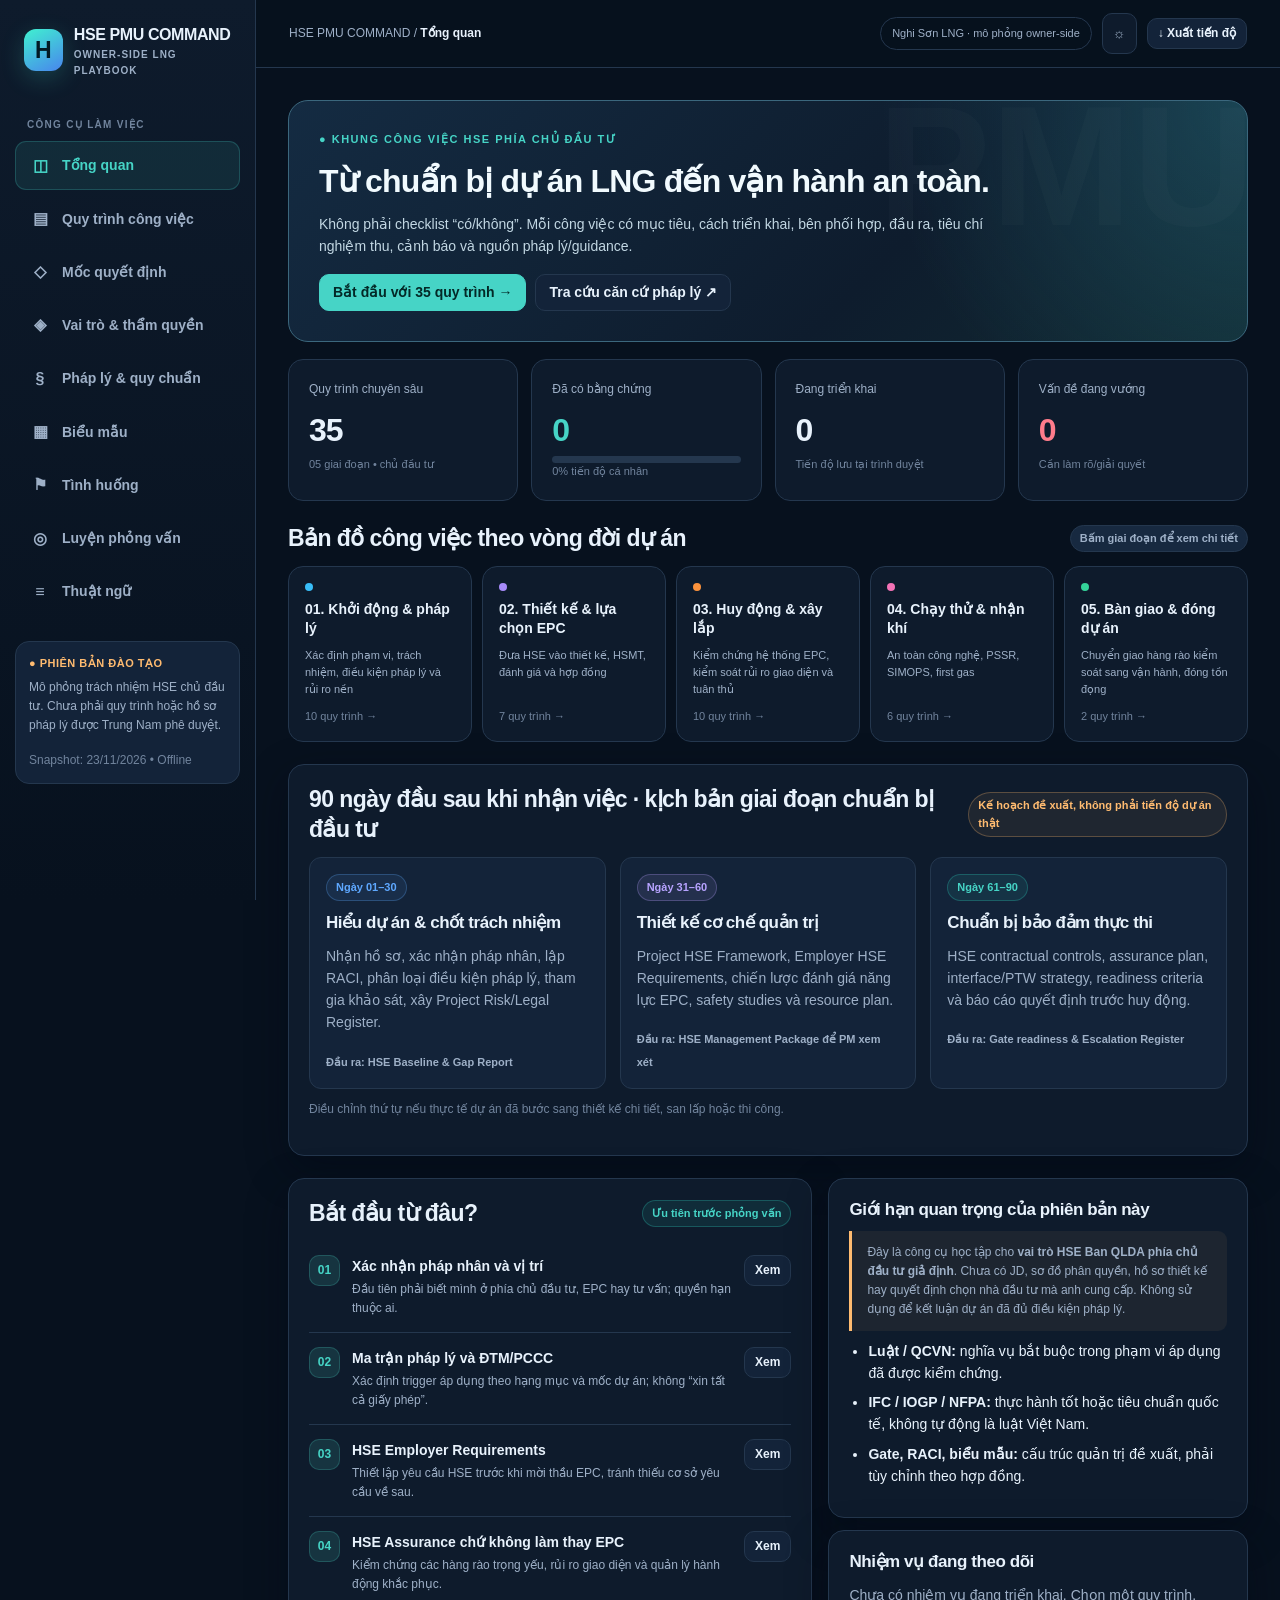
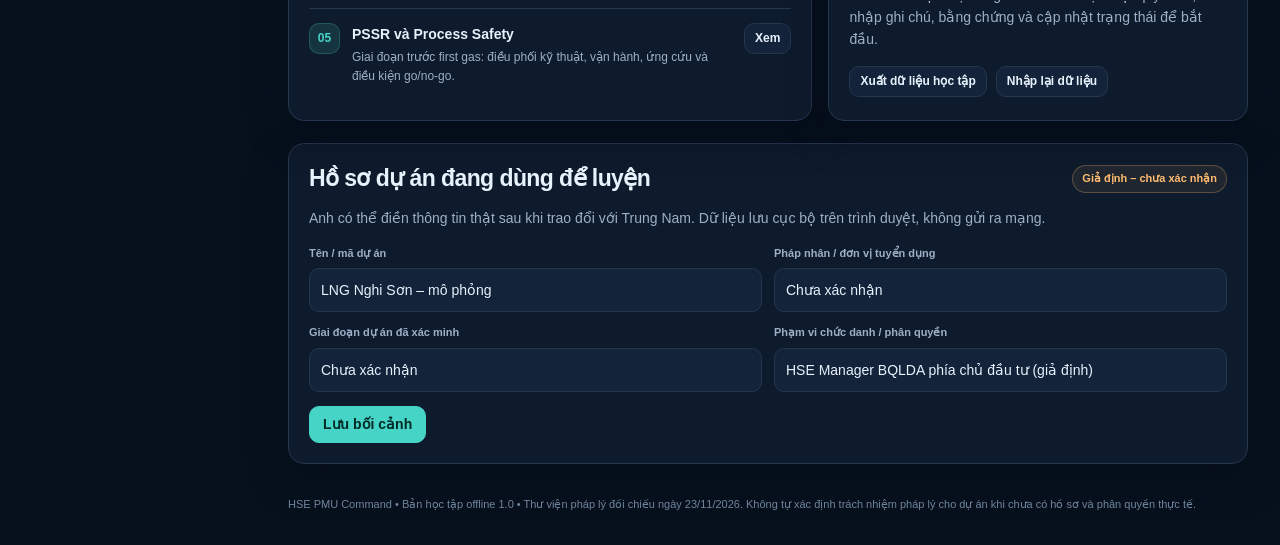
<file: modules/hse-pmu-lng/index.html>
<!doctype html>
<html lang="vi">
<head>
<meta charset="utf-8">
<meta name="viewport" content="width=device-width, initial-scale=1">
<meta name="theme-color" content="#08121f">
<meta name="description" content="HSE Owner/PMU Fieldbook: hướng dẫn công việc HSE Ban Quản lý dự án điện khí LNG, pháp lý, quy trình, tài liệu, tình huống và biểu mẫu – dùng offline.">
<title>HSE PMU Command | Cẩm nang HSE Ban Quản lý dự án LNG</title>
<style>
:root{color-scheme:dark;--bg:#07111e;--panel:#0e1b2c;--panel2:#132339;--panel3:#172940;--line:#24374e;--text:#e8f2fc;--muted:#9eb0c7;--faint:#71849d;--accent:#46d4c6;--accent2:#5ea8ff;--amber:#ffbb70;--red:#ff7c8b;--purple:#b7a3ff;--shadow:0 14px 40px #02071366;--radius:16px}
:root[data-theme="light"]{color-scheme:light;--bg:#f0f4f9;--panel:#fff;--panel2:#f6f8fd;--panel3:#e9f2fc;--line:#dbe4ee;--text:#10243b;--muted:#52657e;--faint:#75859c;--accent:#087e78;--accent2:#1e68bd;--amber:#a65700;--red:#b52544;--purple:#7255bd;--shadow:0 10px 28px #10243b13}
*{box-sizing:border-box}html{scroll-behavior:smooth}body{margin:0;background:var(--bg);color:var(--text);font:14px/1.58 -apple-system,BlinkMacSystemFont,"Segoe UI",Roboto,"Noto Sans",Arial,sans-serif}button,input,select,textarea{font:inherit}button{cursor:pointer}button:focus-visible,input:focus-visible,select:focus-visible,textarea:focus-visible,a:focus-visible{outline:2px solid var(--accent);outline-offset:3px}a{color:var(--accent2);text-underline-offset:3px}a:hover{text-decoration:none}strong{font-weight:740}small{font-size:12px}p{margin:.4rem 0 1rem}h1,h2,h3,h4{line-height:1.28;margin:0 0 11px;letter-spacing:-.025em}h1{font-size:clamp(24px,2.5vw,36px);font-weight:780}h2{font-size:23px}h3{font-size:17px}h4{font-size:14px}ul{margin:8px 0;padding-left:22px}li{margin:0 0 7px}hr{height:1px;border:0;background:var(--line);margin:20px 0}
.shell{display:flex;min-height:100vh}.sidebar{width:256px;flex:0 0 256px;position:sticky;top:0;height:100vh;overflow-y:auto;background:linear-gradient(180deg,var(--panel),var(--bg));border-right:1px solid var(--line);padding:22px 15px;z-index:4}.brand{display:flex;gap:11px;align-items:center;padding:0 9px 24px}.mark{width:42px;height:42px;border-radius:12px;background:linear-gradient(150deg,#40f1d0,#4885ed);display:grid;place-items:center;color:#031a24;font-size:23px;font-weight:900;box-shadow:0 7px 24px #40e4cf33}.brand b{font-size:16px;letter-spacing:-.4px}.brand small{display:block;color:var(--muted);font-size:10px;letter-spacing:1px;text-transform:uppercase;font-weight:650}.sectionlabel{font-weight:750;color:var(--faint);font-size:10px;letter-spacing:1.3px;text-transform:uppercase;padding:14px 12px 8px}.nav{display:flex;flex-direction:column;gap:4px}.nav button{display:flex;gap:11px;align-items:center;background:none;border:1px solid transparent;color:var(--muted);width:100%;border-radius:11px;text-align:left;padding:11px 13px;font-weight:620}.nav button:hover{background:var(--panel2);color:var(--text)}.nav button.active{background:#46d4c619;color:var(--accent);border-color:#46d4c638}.navicon{font-size:16px;width:22px;display:inline-flex;align-items:center;justify-content:center}.sidebottom{margin-top:25px;border:1px solid var(--line);padding:13px;border-radius:14px;background:var(--panel2)}.sidebottom .bubble{color:var(--amber);font-weight:750;font-size:11px;letter-spacing:.5px}.sidebottom p{font-size:12px;color:var(--muted);margin-top:6px}.workarea{min-width:0;flex:1}.topbar{height:68px;padding:0 33px;display:flex;align-items:center;justify-content:space-between;gap:18px;border-bottom:1px solid var(--line);position:sticky;top:0;z-index:3;background:var(--bg);background:color-mix(in srgb,var(--bg) 94%,transparent);backdrop-filter:blur(12px)}.topbarleft{min-width:0}.breadcrumb{color:var(--muted);font-size:12px}.breadcrumb strong{color:var(--text)}.topactions{display:flex;align-items:center;gap:10px}.datepill{border:1px solid var(--line);border-radius:22px;color:var(--muted);padding:7px 11px;font-size:11px;white-space:nowrap}.iconbtn{border:1px solid var(--line);border-radius:10px;color:var(--muted);background:var(--panel);padding:8px 10px}.main{padding:32px;max-width:1580px;margin:0 auto}.eyebrow{display:flex;align-items:center;gap:9px;text-transform:uppercase;font-size:11px;letter-spacing:1.5px;font-weight:800;color:var(--accent);margin-bottom:13px}.dot{width:7px;height:7px;background:var(--accent);display:inline-block;border-radius:50%;box-shadow:0 0 12px var(--accent)}.pagehead{margin-bottom:27px;display:flex;justify-content:space-between;gap:15px;align-items:end;flex-wrap:wrap}.pagehead p{color:var(--muted);font-size:14px;max-width:780px;margin:4px 0}.card{background:var(--panel);border:1px solid var(--line);border-radius:var(--radius);padding:20px;box-shadow:var(--shadow)}.softcard{background:var(--panel2);border:1px solid var(--line);border-radius:12px;padding:16px}.btn{display:inline-flex;align-items:center;justify-content:center;gap:7px;border:1px solid var(--line);border-radius:10px;background:var(--panel2);color:var(--text);font-weight:700;padding:9px 13px;line-height:1.25;text-decoration:none;white-space:normal}.btn:hover{border-color:var(--accent);color:var(--accent)}.btn.primary{background:var(--accent);color:#032927;border-color:var(--accent)}.btn.primary:hover{filter:brightness(1.08)}.btn.danger{color:var(--red)}.btn.small{padding:7px 10px;font-size:12px}.btn:disabled{opacity:.45;cursor:not-allowed}.btnrow{display:flex;gap:9px;flex-wrap:wrap;align-items:center}.muted{color:var(--muted)}.caption{font-size:12px;color:var(--faint)}.texttiny{font-size:11px;color:var(--muted)}.tag{display:inline-flex;align-items:center;gap:5px;font-size:11px;font-weight:740;padding:4px 9px;border-radius:99px;background:var(--panel3);color:var(--muted);border:1px solid var(--line)}.tag.teal{background:#2dd2be18;color:var(--accent);border-color:#2dd2be44}.tag.orange{background:#ffb76c13;color:var(--amber);border-color:#ffb76c45}.tag.red{background:#ff788a16;color:var(--red);border-color:#ff788a44}.tag.blue{background:#5ea8ff16;color:var(--accent2);border-color:#5ea8ff44}.tag.violet{background:#b7a3ff1b;color:var(--purple);border-color:#b7a3ff44}.tagline{display:flex;flex-wrap:wrap;gap:6px}.hero{padding:30px;background:radial-gradient(circle at top right,#286f8270,transparent 37%),linear-gradient(135deg,#142b42,#0e1c2d 63%,#112a32);border:1px solid #3b677d;border-radius:20px;position:relative;overflow:hidden}.hero:after{content:'PMU';font-size:170px;line-height:1;font-weight:900;position:absolute;right:-8px;top:-20px;color:#ffffff05;pointer-events:none}.hero h1{max-width:790px;color:#f1fafe}.hero p{max-width:700px;color:#c2d7e3}.hero .btn{position:relative;z-index:1}.statgrid{display:grid;grid-template-columns:repeat(4,minmax(0,1fr));gap:13px;margin:17px 0 23px}.stat{padding:20px;background:var(--panel);border:1px solid var(--line);border-radius:15px}.stat .big{font-size:32px;font-weight:800;letter-spacing:-1px;margin:6px 0 0}.stat .stitle{color:var(--muted);font-size:12px}.stat .foot{font-size:11px;color:var(--faint)}.twocol{display:grid;grid-template-columns:1.25fr 1fr;gap:16px}.threecol{display:grid;grid-template-columns:repeat(3,minmax(0,1fr));gap:14px}.flowgrid{display:grid;grid-template-columns:repeat(5,minmax(0,1fr));gap:10px}.flowcard{position:relative;display:flex;flex-direction:column;gap:9px;text-align:left;min-height:145px;border-radius:15px;padding:16px;border:1px solid var(--line);background:var(--panel);color:var(--text)}.flowcard:hover{border-color:var(--accent);transform:translateY(-1px)}.flowcard b{font-size:14px;line-height:1.33}.flowcard p{font-size:11px;color:var(--muted);margin:0}.flowcard .count{margin-top:auto;font-size:11px;color:var(--faint)}.flowcard .fdot{width:8px;height:8px;border-radius:50%}.gridsection{margin:22px 0}.sectionrow{display:flex;align-items:center;justify-content:space-between;gap:12px;margin-bottom:13px}.sectionrow h2{margin:0}.callout{border:1px solid #d1a95755;background:#d1a9570d;border-radius:13px;padding:16px 18px;color:var(--text)}.callout strong{color:var(--amber)}.callout p{color:var(--muted);margin:5px 0}.statusmeter{height:7px;border-radius:99px;background:var(--line);overflow:hidden}.statusmeter i{display:block;height:100%;border-radius:99px;background:linear-gradient(90deg,var(--accent2),var(--accent))}.listclean{padding:0;margin:0;list-style:none}.listclean li{margin:0}.divider{height:1px;background:var(--line);margin:12px 0}.rowbetween{display:flex;align-items:center;justify-content:space-between;gap:10px}.quickitem{display:flex;align-items:flex-start;gap:12px;border-bottom:1px solid var(--line);padding:14px 0}.quickitem:last-child{border-bottom:none}.stepnum{background:#51e3cf20;color:var(--accent);border:1px solid #51e3cf33;min-width:31px;height:31px;display:grid;place-items:center;border-radius:10px;font-size:12px;font-weight:850}.quickitem b{display:block;margin-bottom:3px}.quickitem p{font-size:12px;color:var(--muted);margin:0}.layoutsplit{display:grid;grid-template-columns:minmax(280px,355px) minmax(0,1fr);gap:16px;align-items:start}.filterarea{display:flex;gap:9px;flex-wrap:wrap;margin:0 0 13px}.field{width:100%;min-height:38px;padding:10px 11px;border-radius:10px;background:var(--panel2);color:var(--text);border:1px solid var(--line)}.field::placeholder{color:var(--faint)}.field.small{max-width:250px}.fieldlabel{display:block;font-weight:670;font-size:11px;color:var(--muted);margin-bottom:6px}textarea.field{resize:vertical;min-height:75px}select.field{cursor:pointer}.tasklist{display:flex;flex-direction:column;gap:8px;max-height:calc(100vh - 242px);overflow:auto;padding-right:4px}.taskbtn{display:block;width:100%;padding:13px;text-align:left;background:var(--panel);color:var(--text);border:1px solid var(--line);border-radius:12px}.taskbtn:hover{border-color:var(--accent2)}.taskbtn.selected{border-color:var(--accent);box-shadow:inset 3px 0 0 var(--accent);background:var(--panel2)}.taskbtn .taskhead{display:flex;align-items:center;gap:7px;font-weight:730;font-size:13px}.taskbtn .taskshort{margin-top:5px;color:var(--muted);font-size:11px;line-height:1.5}.detail{min-height:530px}.detail-head{display:flex;justify-content:space-between;gap:15px;flex-wrap:wrap;align-items:start;margin-bottom:15px}.detail h2{font-size:24px}.detail p.lede{font-size:14px;color:var(--muted);max-width:880px}.stepblock{padding:15px 0;border-bottom:1px solid var(--line);display:flex;gap:12px;align-items:start}.stepblock:last-child{border:0}.stepblock .stepnum{flex:none}.stepblock p{margin:3px 0 0}.bullets{margin:9px 0 0;padding-left:19px}.bullets li{margin-bottom:7px}.detailcols{display:grid;grid-template-columns:1fr 1fr;gap:13px}.detailsection{margin-top:20px}.detailsection h3{margin-bottom:12px}.evidencepanel{margin-top:18px;background:var(--panel2);border:1px solid var(--line);padding:18px;border-radius:14px}.formgrid{display:grid;grid-template-columns:1fr 1fr;gap:12px}.sourcechip{display:inline-flex;gap:5px;align-items:center;background:#5ea8ff16;border:1px solid #5ea8ff44;color:var(--accent2);border-radius:8px;padding:5px 9px;font-size:11px;font-weight:700;text-decoration:none}.sourcechip:hover{background:#5ea8ff2a}.successnote{font-size:12px;color:var(--accent)}.warninglist li{color:var(--muted)}.warninglist li::marker{color:var(--amber)}.meta{font-size:12px;color:var(--muted)}.metagrid{display:grid;grid-template-columns:repeat(3,minmax(0,1fr));gap:12px}.metagrid b{font-size:12px;display:block;color:var(--text)}.metagrid span{display:block;font-size:11px;color:var(--muted)}.gategrid{display:grid;grid-template-columns:repeat(2,minmax(0,1fr));gap:12px}.gate{border-left:3px solid var(--accent2)}.gate h3{font-size:16px}.gate p{font-size:12px;color:var(--muted)}.cardsstack{display:grid;gap:12px}.accordion summary{cursor:pointer;font-weight:740}.accordion details{border:1px solid var(--line);padding:15px;border-radius:12px;background:var(--panel)}.accordion details[open]{background:var(--panel2)}.accordion details p{color:var(--muted)}.legalgrid{display:grid;grid-template-columns:repeat(2,minmax(0,1fr));gap:12px}.legalcard{display:flex;flex-direction:column;gap:8px}.legalcard h3{font-size:15px;margin:0}.legalcard p{font-size:12px;color:var(--muted);margin:0}.legalcard .legalfoot{display:flex;flex-wrap:wrap;gap:7px;align-items:center;margin-top:auto;padding-top:5px}.templategrid{display:grid;grid-template-columns:repeat(2,minmax(0,1fr));gap:13px}.tablewrap{overflow:auto;border:1px solid var(--line);border-radius:12px}.datatable{border-collapse:collapse;width:100%;font-size:12px;min-width:690px}.datatable th,.datatable td{padding:11px 13px;border-bottom:1px solid var(--line);text-align:left;vertical-align:top}.datatable th{background:var(--panel2);font-size:11px;color:var(--muted);font-weight:780;white-space:nowrap}.datatable td{color:var(--text)}.datatable tr:last-child td{border-bottom:0}.mono{font-family:ui-monospace,"SFMono-Regular",Consolas,monospace}.choice{display:block;text-align:left;width:100%;padding:13px;border-radius:11px;background:var(--panel2);border:1px solid var(--line);color:var(--text);margin:9px 0}.choice:hover{border-color:var(--accent2)}.choice.wrong{border-color:var(--red);background:#ff7c8b10}.choice.correct{border-color:var(--accent);background:#2cc8bc12}.feedback{border:1px solid var(--line);border-radius:12px;background:var(--panel2);padding:15px;margin-top:13px}.feedback.ok{border-color:#46d4c65a}.feedback.no{border-color:#ff7c8b55}.chiplink{text-decoration:none}.searchbar{display:flex;gap:10px;align-items:center;flex-wrap:wrap}.roadmapline{display:flex;gap:12px;align-items:stretch;overflow:auto}.roadmapbox{flex:1;min-width:170px;border:1px solid var(--line);padding:14px;border-radius:12px;background:var(--panel2)}.roadmapbox h4{font-size:12px}.roadmapbox p{color:var(--muted);font-size:11px}.notice{font-size:12px;border-left:3px solid var(--amber);background:#ffbb7010;padding:12px 15px;border-radius:0 9px 9px 0;color:var(--muted)}.skiplink{position:absolute;top:-50px;left:10px;background:var(--accent);color:#052a25;padding:10px;z-index:9}.skiplink:focus{top:10px}.empty{padding:35px;text-align:center;color:var(--muted);border:1px dashed var(--line);border-radius:14px}.mobileonly{display:none}.tabscroll{display:flex;gap:7px;overflow:auto;padding-bottom:5px}.tabscroll button{flex:none}.topnotice{color:var(--faint);font-size:11px;padding-top:10px}.highlight{color:var(--accent)}.idpill{font:700 11px ui-monospace,monospace;color:var(--muted)}
@media(max-width:1250px){.statgrid{grid-template-columns:repeat(2,minmax(0,1fr))}.flowgrid{grid-template-columns:repeat(3,minmax(0,1fr))}.threecol{grid-template-columns:repeat(2,minmax(0,1fr))}.main{padding:24px}.topbar{padding:0 24px}}
@media(max-width:960px){.sidebar{width:72px;flex-basis:72px;padding:15px 8px}.brand{padding:0 0 16px;justify-content:center}.brand>div:last-child,.sidebar .navlabel,.sidebar .sectionlabel,.sidebottom{display:none}.nav button{justify-content:center;padding:12px 8px}.navicon{font-size:19px;width:auto}.main{padding:22px}.layoutsplit{grid-template-columns:minmax(260px,310px) minmax(0,1fr)}}
@media(max-width:760px){.shell{display:block}.sidebar{width:100%;height:auto;position:sticky;top:0;display:flex;flex-direction:row;gap:8px;padding:8px 10px;overflow-x:auto;border-bottom:1px solid var(--line);border-right:0;background:var(--panel);z-index:5}.brand{display:none}.sidebar .nav{display:flex;flex-direction:row;gap:4px}.sidebar .nav button{width:auto;justify-content:flex-start;white-space:nowrap;padding:9px 11px}.sidebar .navlabel{display:inline;font-size:11px}.sidebar .sectionlabel{display:none}.sidebar .navicon{font-size:15px}.sidebar .nav{flex:none}.topbar{top:52px;height:53px;padding:0 16px}.datepill{display:none}.main{padding:17px}.pagehead{margin-bottom:17px}.hero{padding:24px}.hero:after{font-size:95px;top:15px}.statgrid,.twocol,.threecol,.detailcols,.legalgrid,.templategrid,.gategrid{grid-template-columns:1fr}.statgrid{grid-template-columns:1fr 1fr;gap:9px}.stat{padding:15px}.stat .big{font-size:26px}.flowgrid{grid-template-columns:1fr 1fr}.flowcard{min-height:125px}.layoutsplit{grid-template-columns:1fr}.tasklist{max-height:240px}.formgrid,.metagrid{grid-template-columns:1fr}.detail h2{font-size:21px}.mobileonly{display:inline-flex}.topbar .breadcrumb{font-size:11px}.card{padding:16px}}
@media(max-width:430px){.flowgrid{grid-template-columns:1fr}.statgrid{grid-template-columns:1fr 1fr}.hero h1{font-size:25px}.btn{font-size:12px;padding:8px 10px}}
@media print{.sidebar,.topbar,.btn,.filterarea,.evidencepanel,.choice,.mobilehide{display:none!important}.shell{display:block}.main{padding:0;max-width:none}body{background:#fff;color:#000}.card,.hero,.softcard{box-shadow:none;background:#fff;color:#111;border:1px solid #ccc}.hero h1,.hero p{color:#111}.layoutsplit{display:block}.tasklist{display:none}.detail{min-height:0}.sourcechip{color:#333}.detail .detailsection{break-inside:avoid}a{color:#222}}
</style>
</head>
<body>
<a class="skiplink" href="#maincontent">Đi đến nội dung</a>
<div class="shell">
<aside class="sidebar" aria-label="Điều hướng chính">
  <div class="brand"><div class="mark" aria-hidden="true">H</div><div><b>HSE PMU COMMAND</b><small>Owner-side LNG playbook</small></div></div>
  <div class="sectionlabel">Công cụ làm việc</div>
  <nav class="nav" id="nav"></nav>
  <div class="sidebottom"><div class="bubble">● PHIÊN BẢN ĐÀO TẠO</div><p>Mô phỏng trách nhiệm HSE chủ đầu tư. Chưa phải quy trình hoặc hồ sơ pháp lý được Trung Nam phê duyệt.</p><div class="caption">Snapshot: 23/11/2026 • Offline</div></div>
</aside>
<div class="workarea">
  <header class="topbar"><div class="topbarleft"><div class="breadcrumb">HSE PMU COMMAND / <strong id="crumb">Tổng quan</strong></div></div><div class="topactions"><span class="datepill">Nghi Sơn LNG · mô phỏng owner-side</span><button class="iconbtn" id="themeToggle" title="Chuyển chế độ sáng/tối" aria-label="Chuyển giao diện sáng tối">☼</button><button class="btn small" data-action="export">↓ Xuất tiến độ</button></div></header>
  <main class="main" id="maincontent" tabindex="-1"><div id="app"></div><div class="topnotice">HSE PMU Command • Bản học tập offline 1.0 • Thư viện pháp lý đối chiếu ngày 23/11/2026. Không tự xác định trách nhiệm pháp lý cho dự án khi chưa có hồ sơ và phân quyền thực tế.</div></main>
</div>
</div>
<input id="importFile" type="file" accept="application/json,.json" hidden>
<script id="app-data" type="application/json">{"phases":[{"id":"P0","title":"01. Khởi động & pháp lý","short":"Khởi động","sub":"Xác định phạm vi, trách nhiệm, điều kiện pháp lý và rủi ro nền","color":"#38bdf8"},{"id":"P1","title":"02. Thiết kế & lựa chọn EPC","short":"Chuẩn bị EPC","sub":"Đưa HSE vào thiết kế, HSMT, đánh giá và hợp đồng","color":"#a78bfa"},{"id":"P2","title":"03. Huy động & xây lắp","short":"Thi công","sub":"Kiểm chứng hệ thống EPC, kiểm soát rủi ro giao diện và tuân thủ","color":"#fb923c"},{"id":"P3","title":"04. Chạy thử & nhận khí","short":"Chạy thử","sub":"An toàn công nghệ, PSSR, SIMOPS, first gas","color":"#f472b6"},{"id":"P4","title":"05. Bàn giao & đóng dự án","short":"Bàn giao","sub":"Chuyển giao hàng rào kiểm soát sang vận hành, đóng tồn đọng","color":"#34d399"}],"sources":[{"id":"XD","code":"Luật 135/2025/QH15","title":"Luật Xây dựng","domain":"Xây dựng","kind":"Pháp luật VN","date":"01/07/2026","url":"https://vanban.chinhphu.vn/?classid=1&docid=216514&pageid=27160&typegroupid=3","use":"Hoạt động xây dựng, dự án, thiết kế, thi công, nghiệm thu và trách nhiệm các chủ thể.","note":"Đối chiếu quy định chuyển tiếp và các nghị định hướng dẫn theo loại dự án."},{"id":"ND207","code":"NĐ 207/2026/NĐ-CP","title":"Quản lý chất lượng, thi công và bảo trì công trình","domain":"Xây dựng","kind":"Pháp luật VN","date":"01/07/2026","url":"https://vanban.chinhphu.vn/?docid=218450&pageid=27160&typegroupid=4","use":"Điều 15: trách nhiệm nhà thầu; Điều 16, đặc biệt khoản 20: trách nhiệm người quản lý an toàn của chủ đầu tư; tổ chức kiểm tra, điều phối và can thiệp.","note":"Không mặc định HSE Manager được ký thay chủ đầu tư mọi hồ sơ. Xem quyết định phân quyền và hợp đồng."},{"id":"Q18","code":"QCVN 18:2021/BXD","title":"An toàn trong thi công xây dựng","domain":"An toàn thi công","kind":"Quy chuẩn VN","date":"20/06/2022","url":"https://vbpl.moj.gov.vn/boxaydung/Pages/vbpq-toanvan.aspx?ItemID=152388","use":"Quy chuẩn an toàn thi công; tra cứu biện pháp, thiết bị, công việc nguy hiểm; ban hành bởi TT 16/2021/TT-BXD.","note":"Rà soát phạm vi áp dụng, danh mục công việc và các văn bản thay thế/sửa đổi tại thời điểm sử dụng."},{"id":"AT","code":"Luật 84/2015/QH13","title":"Luật An toàn, vệ sinh lao động","domain":"An toàn thi công","kind":"Pháp luật VN","date":"01/07/2016","url":"https://vbpl.moj.gov.vn/vanphongchinhphu/Pages/vbpq-toanvan.aspx?ItemID=70811","use":"Quản lý nguy cơ, nghĩa vụ người sử dụng lao động, huấn luyện, TNLĐ và điều tra/báo cáo.","note":"Đã được sửa đổi một phần; kiểm tra văn bản hiện hành và xác định nghĩa vụ của từng người sử dụng lao động."},{"id":"ND44","code":"NĐ 44/2016/NĐ-CP","title":"Kiểm định an toàn, huấn luyện ATVSLĐ, quan trắc môi trường lao động","domain":"An toàn thi công","kind":"Pháp luật VN","date":"01/07/2016","url":"https://vbpl.moj.gov.vn/hoabinh/Pages/vbpq-toanvan.aspx?ItemID=117760","use":"Kiểm tra chương trình huấn luyện, kiểm định thiết bị và bằng chứng năng lực khi EPC huy động.","note":"Đã sửa đổi/bổ sung nhiều lần; không dùng bản gốc đơn lẻ để kết luận nghĩa vụ hiện tại."},{"id":"MT","code":"Luật 72/2020/QH14","title":"Luật Bảo vệ môi trường","domain":"Môi trường","kind":"Pháp luật VN","date":"01/01/2022","url":"https://vanban.chinhphu.vn/?classid=1&docid=202613&pageid=27160&typ=","use":"ĐTM, phân loại dự án, giấy phép môi trường, vận hành thử công trình xử lý chất thải và nghĩa vụ môi trường.","note":"Luật có các lần sửa đổi; xác định phân nhóm dự án và thẩm quyền dựa trên hồ sơ thực tế."},{"id":"ND08","code":"NĐ 08/2022/NĐ-CP","title":"Quy định chi tiết Luật Bảo vệ môi trường","domain":"Môi trường","kind":"Pháp luật VN","date":"10/01/2022","url":"https://vanban.chinhphu.vn/?classid=1&docid=205092&orggroupid=2&pageid=27160","use":"Hồ sơ ĐTM, giấy phép, quản lý chất thải và các thủ tục môi trường.","note":"Phải đọc kèm NĐ 05/2025 và NĐ 48/2026; không viện dẫn bản 2022 nguyên trạng."},{"id":"ND05","code":"NĐ 05/2025/NĐ-CP","title":"Sửa đổi NĐ 08/2022 về bảo vệ môi trường","domain":"Môi trường","kind":"Pháp luật VN","date":"06/01/2025","url":"https://vanban.chinhphu.vn/?docid=212284&pageid=27160","use":"Cập nhật các nội dung sửa đổi của NĐ 08/2022.","note":"Đọc cùng NĐ 48/2026 đối với nội dung sửa đổi tiếp theo."},{"id":"ND48","code":"NĐ 48/2026/NĐ-CP","title":"Sửa đổi NĐ 08/2022 (đã sửa bởi NĐ 05/2025)","domain":"Môi trường","kind":"Pháp luật VN","date":"29/01/2026","url":"https://vanban.chinhphu.vn/?classid=1&docid=216867&pageid=27160&typegroupid=4","use":"Rà soát thủ tục môi trường theo quy định cập nhật tại thời điểm dự án chuẩn bị đầu tư.","note":"Không tự xác định nghĩa vụ ĐTM/giấy phép cho LNG Nghi Sơn khi chưa có hồ sơ phân loại và phạm vi thiết kế."},{"id":"PCCC","code":"Luật 55/2024/QH15","title":"Luật Phòng cháy, chữa cháy và cứu nạn, cứu hộ","domain":"PCCC","kind":"Pháp luật VN","date":"01/07/2025","url":"https://vanban.chinhphu.vn/?classid=1&docid=212483&pageid=27160&typegroupid=3","use":"Trách nhiệm PCCC/CNCH, thẩm định thiết kế và các nghĩa vụ theo từng cơ sở/công trình.","note":"Có sửa đổi bởi Luật 118/2025 và Luật Xây dựng 135/2025 từ 01/07/2026; sử dụng văn bản hợp nhất mới nhất khi xác định thủ tục."},{"id":"ND105","code":"NĐ 105/2025/NĐ-CP","title":"Quy định chi tiết Luật PCCC và CNCH","domain":"PCCC","kind":"Pháp luật VN","date":"01/07/2025","url":"https://vanban.chinhphu.vn/?classid=0&docid=213702&pageid=27160","use":"Kiểm tra phân loại đối tượng, trách nhiệm, thủ tục và điều kiện PCCC/CNCH theo phạm vi công trình.","note":"Xác minh các sửa đổi, cơ chế phân cấp thẩm quyền và quy định chuyển tiếp tính đến mốc làm hồ sơ."},{"id":"Q06","code":"QCVN 06:2022/BXD + SĐ 1:2023","title":"An toàn cháy cho nhà và công trình","domain":"PCCC","kind":"Quy chuẩn VN","date":"16/01/2023","url":"https://vbpl.moj.gov.vn/boxaydung/Pages/vbpq-toanvan.aspx?ItemID=159422","use":"Rà soát phạm vi áp dụng quy chuẩn an toàn cháy đối với các nhà/công trình thuộc dự án.","note":"QCVN 06 không thay thế đánh giá rủi ro LNG chuyên ngành; áp dụng đúng phạm vi, sửa đổi và thiết kế được lựa chọn."},{"id":"IFCLNG","code":"IFC EHS LNG (2017)","title":"EHS Guidelines for Liquefied Natural Gas Facilities","domain":"LNG / PSM","kind":"Hướng dẫn quốc tế","date":"11/04/2017","url":"https://www.ifc.org/en/insights-reports/2017/publications-policy-ehs-lng","use":"Thực hành tốt cho kho LNG, tái hóa khí, cảng, vận tải và các rủi ro môi trường – sức khỏe – an toàn.","note":"Không tự động là luật Việt Nam; mức áp dụng phụ thuộc yêu cầu hợp đồng, tài trợ và đánh giá rủi ro dự án."},{"id":"IFCGEN","code":"IFC General EHS","title":"General Environmental, Health and Safety Guidelines","domain":"Quản trị HSE","kind":"Hướng dẫn quốc tế","date":"Bản công bố IFC","url":"https://www.ifc.org/en/insights-reports/general-environmental-health-and-safety-guidelines","use":"Cơ sở tham khảo về môi trường, sức khỏe nghề nghiệp, cộng đồng, xây dựng và ứng cứu.","note":"Thực hành tốt, không tự động là quy phạm pháp luật Việt Nam."},{"id":"IOGP","code":"IOGP Report 423","title":"HSE management guidelines in a contract environment","domain":"Hợp đồng / EPC","kind":"Hướng dẫn quốc tế","date":"24/04/2017","url":"https://idms.iogp.org/Documents/485","use":"Lập kế hoạch, đánh giá năng lực, đấu thầu, bridging, huy động, thực hiện và đóng hợp đồng.","note":"Hướng dẫn tham khảo; phân định trách nhiệm cuối cùng bằng hợp đồng và HSE bridging document."},{"id":"NFPA59A","code":"NFPA 59A:2026","title":"Production, Storage and Handling of LNG","domain":"LNG / PSM","kind":"Tiêu chuẩn quốc tế","date":"Ấn bản 2026","url":"https://www.nfpa.org/codes-and-standards/nfpa-59-a-standard-development/59a","use":"Tham khảo yêu cầu an toàn về vị trí, thiết kế, xây dựng và vận hành cơ sở LNG.","note":"Chỉ áp dụng bắt buộc khi được dẫn chiếu bởi văn bản, hồ sơ thiết kế/hợp đồng hoặc yêu cầu khác có hiệu lực."},{"id":"Q19","code":"QCVN 19:2022/BCT","title":"Quy chuẩn an toàn kho chứa LNG trên bờ (TT 40/2022/TT-BCT)","domain":"LNG / PSM","kind":"Quy chuẩn VN","date":"01/07/2023","url":"https://vanban.chinhphu.vn/?docid=207203&pageid=27160","use":"Quy chuẩn chuyên ngành LNG trên bờ: đặt địa điểm, bố trí, thiết kế, vận hành và bảo dưỡng trong phạm vi điều chỉnh; rà soát hồ sơ thuyết minh tuân thủ.","note":"Xác minh công trình có kho LNG trên bờ và phần nào thuộc phạm vi; không tự đồng nhất với FSRU nổi hoặc nhà máy điện không có kho LNG."},{"id":"TC8611","code":"TCVN 8611:2023","title":"LNG – Thiết kế công trình trên bờ","domain":"LNG / PSM","kind":"Tiêu chuẩn VN","date":"2023","url":"https://tieuchuan.vsqi.gov.vn/tieuchuan/view?sohieu=TCVN+8611%3A2023","use":"Khung thiết kế kho LNG trên bờ, hệ thống tồn chứa, hóa khí và giao nhận; tham khảo đánh giá Design Basis.","note":"Thay TCVN 8611:2010; tiêu chuẩn này không mặc nhiên áp dụng cho FSRU nổi. Nghĩa vụ sử dụng phụ thuộc quy chuẩn/thiết kế/hợp đồng."},{"id":"TC8612","code":"TCVN 8612:2023","title":"LNG – Thiết kế và thử nghiệm cần xuất nhập LNG cho kho cảng trên bờ","domain":"LNG / PSM","kind":"Tiêu chuẩn VN","date":"2023","url":"https://tieuchuan.vsqi.gov.vn/tieuchuan/view?sohieu=TCVN+8612%3A2023","use":"Tham khảo yêu cầu kỹ thuật, thử nghiệm cần xuất nhập LNG ở giao diện tàu – bờ khi dự án có hạng mục này.","note":"Thay TCVN 8612:2010; xác minh công nghệ, phạm vi hợp đồng và việc viện dẫn trong thiết kế được duyệt."},{"id":"TC8613","code":"TCVN 8613:2023","title":"LNG – Quy trình giao nhận sản phẩm và vận hành cảng","domain":"LNG / PSM","kind":"Tiêu chuẩn VN","date":"2023","url":"https://tieuchuan.vsqi.gov.vn/tieuchuan/view?sohieu=TCVN+8613%3A2023","use":"Ship-to-shore interface: tàu, cầu cảng, hoa tiêu, neo đậu, liên lạc, giao nhận LNG trong phạm vi áp dụng.","note":"Thay TCVN 8613:2010; chỉ xem là yêu cầu bắt buộc khi được viện dẫn trong pháp luật, hợp đồng hoặc hồ sơ thiết kế áp dụng."},{"id":"ND87","code":"NĐ 87/2018/NĐ-CP","title":"Điều kiện kinh doanh khí","domain":"LNG / PSM","kind":"Pháp luật VN","date":"01/08/2018","url":"https://vanban.chinhphu.vn/default.aspx?docid=193966&pageid=27160","use":"Đối chiếu các điều kiện kinh doanh khí nếu pháp nhân dự án có hoạt động kinh doanh LNG thuộc phạm vi điều chỉnh.","note":"Văn bản đã được sửa đổi một phần; không mặc định đơn vị điện khí phải có mọi giấy phép kinh doanh khí. Pháp lý phân tích trigger riêng."},{"id":"ND217","code":"NĐ 217/2026/NĐ-CP","title":"Quản lý hoạt động xây dựng","domain":"Xây dựng","kind":"Pháp luật VN","date":"01/07/2026","url":"https://vanban.chinhphu.vn/?docid=218509&pageid=27160","use":"Quy trình thiết kế, danh mục tiêu chuẩn áp dụng, quản lý hoạt động xây dựng và các điều kiện theo giai đoạn.","note":"Kiểm tra văn bản hợp nhất 91/2026/VBHN-NĐ-BXD khi tra cứu các nội dung đã sửa đổi; HSE không tự duyệt danh mục tiêu chuẩn thay người có thẩm quyền."},{"id":"ND210","code":"NĐ 210/2026/NĐ-CP","title":"Quy định về hợp đồng xây dựng","domain":"Xây dựng","kind":"Pháp luật VN","date":"01/07/2026","url":"https://vanban.chinhphu.vn/?docid=218451&pageid=27160","use":"Khung pháp lý quản lý hợp đồng EPC, cơ chế yêu cầu, thay đổi, xử lý vi phạm và phối hợp HSE khi xây điều khoản hợp đồng.","note":"Rà soát phạm vi áp dụng với Legal/Contracts; không tự suy diễn mọi quyền xử lý từ các mẫu điều khoản HSE."},{"id":"ND212","code":"NĐ 212/2026/NĐ-CP","title":"Điều kiện năng lực hoạt động xây dựng và dữ liệu hoạt động xây dựng","domain":"Xây dựng","kind":"Pháp luật VN","date":"01/07/2026","url":"https://vanban.chinhphu.vn/?classid=0&docid=218489&pageid=27160","use":"Đối chiếu điều kiện năng lực của tổ chức/cá nhân tham gia xây dựng và nghĩa vụ thông tin trong phạm vi áp dụng.","note":"Phối hợp bộ phận đấu thầu/pháp lý/kỹ thuật; không dùng mỗi chứng chỉ HSE thay cho đánh giá đủ điều kiện năng lực xây dựng."},{"id":"TT32","code":"TT 32/2026/TT-BXD","title":"Quy định chi tiết một số điều NĐ 207/2026 về quản lý chất lượng và thi công","domain":"Xây dựng","kind":"Pháp luật VN","date":"01/07/2026","url":"https://vanban.chinhphu.vn/?docid=218527&pageid=27160","use":"Nội dung hướng dẫn thí nghiệm, quan trắc, kiểm định, giám định và quan trắc phục vụ bảo trì nếu hạng mục/công việc thuộc diện điều chỉnh.","note":"Không xem thông tư này là quy trình HSE chung cho mọi tình huống; phối hợp kỹ thuật/QAQC để xác định khoản áp dụng."},{"id":"ND347","code":"NĐ 347/2026/NĐ-CP","title":"Sửa đổi NĐ 105/2025 về PCCC/CNCH và các quy định liên quan","domain":"PCCC","kind":"Pháp luật VN","date":"15/09/2026","url":"https://vanban.chinhphu.vn/?classid=0&docid=219411&pageid=27160","use":"Tra cứu điểm sửa đổi PCCC/CNCH từ tháng 9/2026 khi lập roadmap thẩm định và nghiệm thu.","note":"Đọc NĐ 105/2025 theo nội dung đã sửa đổi, không dùng bản gốc đơn lẻ."},{"id":"L146","code":"Luật 146/2025/QH15","title":"Sửa đổi một số điều của các luật trong lĩnh vực nông nghiệp và môi trường","domain":"Môi trường","kind":"Pháp luật VN","date":"01/01/2026","url":"https://vbpl.moj.gov.vn/botainguyen/Pages/vbpq-toanvan.aspx?ItemID=186269","use":"Có sửa đổi Luật Bảo vệ môi trường; cần đối chiếu nghĩa vụ ĐTM/giấy phép khi áp dụng luật hiện hành.","note":"Đọc cùng Luật BVMT 72/2020 và các nghị định sửa đổi, không viện dẫn bản luật gốc riêng rẽ."}],"gates":[{"id":"G0","phase":"P0","title":"G0 · Xác định đúng phạm vi chủ đầu tư","question":"Pháp nhân, ranh giới công trình, phạm vi cảng/kho LNG/tái hóa khí/nhà máy điện và trách nhiệm từng bên đã rõ chưa?","evidence":"Sơ đồ pháp nhân, phạm vi dự án, interface register, authority matrix","stop":"Không tự xác nhận nghĩa vụ thủ tục khi chưa xác định đúng đối tượng và phạm vi."},{"id":"G1","phase":"P0","title":"G1 · Đường đi pháp lý đủ rõ","question":"Đã có ma trận thủ tục ĐTM, PCCC, xây dựng, đất đai, chuyên ngành cùng mốc thời gian và đơn vị chủ trì?","evidence":"Legal register có người, hạn, trạng thái và chứng cứ; xác nhận pháp lý","stop":"Chưa triển khai hoạt động yêu cầu điều kiện pháp lý mà điều kiện chưa được đáp ứng."},{"id":"G2","phase":"P1","title":"G2 · Yêu cầu HSE trong EPC được khóa","question":"HSMT/hợp đồng có tiêu chí năng lực, kiểm soát rủi ro trọng yếu, phân vai và chế tài rõ?","evidence":"Employer HSE Requirements, đánh giá năng lực, HSE schedule hợp đồng","stop":"Không để khoảng trống trách nhiệm giữa chủ đầu tư và EPC."},{"id":"G3","phase":"P2","title":"G3 · Mobilization readiness","question":"EPC đã chứng minh nguồn lực, kế hoạch HSE, ứng cứu, huấn luyện, thiết bị và hệ thống kiểm soát?","evidence":"Biên bản readiness review, danh mục tồn tại và phê duyệt có thẩm quyền","stop":"Công việc thuộc nhóm gate chưa đạt không được triển khai."},{"id":"G4","phase":"P2","title":"G4 · Hoạt động rủi ro cao","question":"PTW, phương án, năng lực và các kiểm soát trọng yếu đã kiểm chứng tại hiện trường?","evidence":"Critical control verification, giấy phép theo phân quyền, hồ sơ kiểm tra","stop":"Tạm dừng/ngăn chặn công việc có nguy cơ nghiêm trọng theo pháp luật và quy trình."},{"id":"G5","phase":"P3","title":"G5 · PSSR / first gas readiness","question":"Các điều kiện an toàn công nghệ, vận hành, ứng cứu và tồn tại trọng yếu đã được đội có thẩm quyền xác nhận?","evidence":"PSSR report, punch list, MOC, permit for introduction of hydrocarbons","stop":"Không được dùng KPI tai nạn bằng 0 để thay cho kiểm chứng hàng rào an toàn công nghệ."},{"id":"G6","phase":"P4","title":"G6 · Handover sang O&M","question":"Nghĩa vụ môi trường, PCCC, thiết kế hoàn công, hồ sơ kiểm tra và trách nhiệm vận hành đã bàn giao?","evidence":"HSE handover dossier, transfer matrix, open item ownership","stop":"Không đóng các vấn đề an toàn chưa có chủ sở hữu và kế hoạch kiểm soát."}],"tasks":[{"id":"P0-01","phase":"P0","area":"Cơ cấu & trách nhiệm","title":"Xác định pháp nhân, vai trò BQLDA và ranh giới dự án","goal":"Không thể lập một kế hoạch HSE đúng nếu chưa biết chủ đầu tư, đơn vị phát triển dự án, nhà thầu/tư vấn và phạm vi hạng mục công trình.","steps":["Xin quyết định thành lập BQLDA, cơ cấu tổ chức, điều lệ/phân cấp và hợp đồng tư vấn hiện có; chỉ rõ anh báo cáo ai.","Phối hợp pháp lý xác định pháp nhân sở hữu dự án, đơn vị ký hợp đồng EPC, các gói đã được/tương lai sẽ thuê, phạm vi cơ sở LNG – đường ống – nhà máy điện – cảng.","Lập sơ đồ các bên và ma trận RACI đối với thiết kế, ĐTM, PCCC, HAZID, HSMT, giám sát, tạm dừng công việc, báo cáo sự cố.","Kiểm tra điểm giao diện với chủ đầu tư của các gói khác, cơ quan quản lý, đơn vị vận hành tương lai; ghi các vấn đề chưa có chủ sở hữu.","Trình PM phê duyệt nguyên tắc phân trách nhiệm; phát hành thông báo cho bộ phận liên quan và theo dõi thay đổi."],"inputs":["Quyết định tổ chức BQLDA","Danh mục công trình/gói thầu","Hợp đồng, phân quyền ký","Sơ đồ dự án hiện có"],"outputs":["Stakeholder & legal-entity map","RACI + Authority Matrix phiên bản 0.1","Interface Register"],"accept":["Mỗi nghĩa vụ quan trọng có 01 accountable owner","Không nhầm chủ đầu tư với nhà thầu EPC","Người ký/chấp thuận từng hồ sơ được chỉ định"],"red":["Chưa xác định ai làm chủ đầu tư pháp lý","HSE ký duyệt vượt thẩm quyền","Rủi ro cảng/FSRU nằm ngoài mọi hợp đồng"],"refs":["XD","ND207","IOGP","ND217","ND210"],"partners":"PM, Pháp lý, Kỹ thuật, Hợp đồng","example":"Ví dụ: Tuyến cấp khí nằm trong hợp đồng khác nhà máy điện. Ai quản lý interface PTW và ứng cứu tại điểm giao đấu nối?","tag":"Thực hành quản trị"},{"id":"P0-02","phase":"P0","area":"Cơ cấu & trách nhiệm","title":"Thiết lập Project HSE Management Framework","goal":"Tạo cấu trúc quản trị thống nhất cho chủ đầu tư trước khi có EPC.","steps":["Phỏng vấn PM, kỹ thuật, pháp lý, môi trường, kế hoạch để chốt mục tiêu HSE và khẩu vị rủi ro; không tự áp một mô hình nhà máy đang vận hành.","Lập HSE policy, phạm vi áp dụng, cơ cấu họp, cơ chế báo cáo, tuyến escalation và thẩm quyền tạm dừng/khởi động lại.","Phân biệt các nhóm kiểm soát: pháp luật VN bắt buộc; quy chuẩn; yêu cầu hợp đồng; GIIP quốc tế; điều kiện dự án.","Xây danh mục quy trình tối thiểu: risk management, contractor HSE, incident, audit, management of change, emergency, interfaces.","Tổ chức workshop phê duyệt khung; triển khai qua induction và họp liên bộ phận; quản lý phiên bản."],"inputs":["Sơ đồ BQLDA","Danh mục gói thầu","Chính sách tập đoàn (nếu có)","Cơ chế quản lý hợp đồng"],"outputs":["Project HSE Framework","Meeting & reporting calendar","Governance/Authority Matrix"],"accept":["Có chủ sở hữu cho mọi quy trình","Phân quyền không vượt quy định pháp luật","Khung áp dụng được cho nhiều EPC"],"red":["Chỉ copy bộ HSE của nhà thầu","Chưa có tuyến báo cáo sự cố 24/7","Không có người quyết định rủi ro còn lại"],"refs":["XD","ND207","IOGP","IFCGEN","ND217"],"partners":"PM, Legal, Procurement, Engineering","example":"Ví dụ: Quy trình HSE chủ đầu tư quy định mức độ báo cáo trong 1 giờ theo yêu cầu nội bộ; đây là SLA hợp đồng, không phải thời hạn luật định.","tag":"Thực hành quản trị"},{"id":"P0-03","phase":"P0","area":"Pháp lý","title":"Lập và kiểm soát Legal Compliance Register","goal":"Biến hệ thống văn bản thành danh mục nghĩa vụ theo từng hạng mục, giai đoạn, người chịu trách nhiệm và bằng chứng.","steps":["Lập cây phạm vi theo hạng mục: kho LNG, cảng/bến, tái hóa khí, đường ống, nhà máy điện, đấu nối và công trình tạm; chỉ giữ các hạng mục thực tế.","Tập hợp luật/nghị định/quy chuẩn hiện hành theo môi trường, PCCC, xây dựng, ATVSLĐ và chuyên ngành; đánh dấu bản hợp nhất/sửa đổi.","Với từng nghĩa vụ ghi: Điều/khoản nếu đã xác minh, trigger áp dụng, chủ thể phải thực hiện, cơ quan/đơn vị giải quyết, hạn, hồ sơ chứng minh, mốc gate.","Họp với Legal và các tư vấn để phân loại: bắt buộc, tùy điều kiện, chưa rõ; không tự nhận tất cả đều áp dụng.","Duy trì cơ chế thay đổi pháp luật mỗi tháng hoặc trước milestone; không đánh dấu hoàn thành nếu chưa có bằng chứng."],"inputs":["Phân loại dự án","Hồ sơ thiết kế","Tiến độ tổng thể","Thông tin pháp nhân và địa điểm"],"outputs":["Legal Compliance Register","Permit/Approval Tracker","Bản đồ điều kiện theo milestone"],"accept":["Mỗi mục có căn cứ và tính áp dụng","Biết chính xác hồ sơ nào là điều kiện trước hoạt động","Có danh mục câu hỏi cần xác minh bằng văn bản"],"red":["Dẫn văn bản hết hiệu lực nguyên bản","Nhầm tiêu chuẩn quốc tế với luật VN","Không phân biệt nghĩa vụ của chủ đầu tư với EPC"],"refs":["XD","ND207","AT","MT","ND08","ND05","ND48","PCCC","ND105","Q19","ND87","ND217","ND210","ND212","TT32","ND347","L146"],"partners":"Legal, Environment, PCCC consultant, Engineering, PM","example":"Ví dụ: Không kết luận LNG bắt buộc có một giấy phép nhất định chỉ vì có chữ LNG; phải tra trigger theo cấu phần/hoạt động.","tag":"Thực hành quản trị"},{"id":"P0-04","phase":"P0","area":"Môi trường","title":"Điều phối hồ sơ ĐTM và điều kiện môi trường","goal":"HSE BQLDA không phải người tự lập ĐTM; vai trò là bảo đảm phạm vi đúng, rủi ro được nhận diện, hồ sơ tư vấn đủ chất lượng và mốc pháp lý được giữ.","steps":["Xác định loại dự án, nhóm dự án, đối tượng ĐTM và thẩm quyền theo luật đã sửa đổi; yêu cầu tư vấn môi trường lập Legal Basis Memo.","Đối chiếu nội dung ĐTM với sơ đồ công nghệ, công suất, vị trí, khu cảng/đường vận chuyển, khí thải, nước thải, chất thải, cộng đồng và tình huống khẩn cấp.","Tổ chức review workshop với process, civil, marine, Legal; ghi comment theo số mục/điểm chưa khớp và yêu cầu cập nhật.","Theo dõi tiến độ khảo sát nền, lấy ý kiến, thẩm định, phê duyệt/kết quả thủ tục và các điều kiện kèm theo đúng luật áp dụng.","Đưa các biện pháp môi trường đã cam kết vào yêu cầu EPC, ngân sách và chương trình giám sát trong thi công."],"inputs":["Đề xuất đầu tư & thiết kế","Hồ sơ phân nhóm môi trường","Phạm vi khảo sát & cộng đồng","ĐTM draft"],"outputs":["EIA Review Log","Environmental Commitments Register","Permit milestones"],"accept":["Không bỏ sót hạng mục trong phạm vi ĐTM","Comment quan trọng được đóng bằng bằng chứng","Cam kết ĐTM được chuyển thành yêu cầu nhà thầu"],"red":["ĐTM mô tả vị trí cũ","Thiếu kịch bản cảng/tuyến ống","Ghi hoàn thành ĐTM khi mới nộp hồ sơ"],"refs":["MT","ND08","ND05","ND48","IFCLNG","Q19","L146"],"partners":"Environment consultant, Legal, Process, Marine, Community affairs","example":"Ví dụ: ĐTM nói thi công trên bờ nhưng kế hoạch dự án có mở rộng bến tiếp nhận; anh yêu cầu xác minh tính bao phủ thay vì coi như đã đủ.","tag":"Thực hành quản trị"},{"id":"P0-05","phase":"P0","area":"PCCC","title":"Xây lộ trình nghĩa vụ PCCC/CNCH theo từng hạng mục","goal":"Tách rõ nội dung an toàn cháy công trình, an toàn công nghệ LNG và thủ tục PCCC tương ứng; tránh hỏi duy nhất “đã có thẩm duyệt PCCC chưa?”.","steps":["Thu thập danh mục công trình, công năng, thiết kế sơ bộ, phân nhóm và đề xuất áp dụng tiêu chuẩn/qui chuẩn.","Làm việc với Legal, thiết kế, tư vấn PCCC xác định nghĩa vụ thẩm định thiết kế, cơ quan có thẩm quyền và thời điểm cần hoàn tất theo luật 2024 đã sửa đổi.","Tổ chức danh mục deliverable về phân khu cháy, thoát nạn, phòng cháy, hệ thống phát hiện/chữa cháy, tiếp cận chữa cháy và giao diện công nghệ.","Đối chiếu rủi ro LNG đặc thù với các tiêu chuẩn được dự án lựa chọn, tránh dùng QCVN 06 để thay thế yêu cầu LNG chuyên ngành.","Theo dõi comment/thẩm định/kiểm tra nghiệm thu theo từng giai đoạn, không mặc định HSE Manager là người ký duyệt thiết kế."],"inputs":["Building list","Concept design","Fire philosophy","Phân quyền chủ đầu tư"],"outputs":["Fire Approval / Design Compliance Matrix","PCCC interface log","Danh mục nguồn lực và kiểm tra"],"accept":["Rõ hạng mục nào áp dụng thủ tục nào","Thẩm quyền được xác minh","Báo cáo không lẫn nghĩa vụ pháp lý với GIIP"],"red":["Gọi mọi thủ tục là “thẩm duyệt” theo luật cũ","Coi HSE tự phê duyệt thiết kế PCCC","Bỏ sót giao diện hệ thống khí/cháy"],"refs":["PCCC","ND105","Q06","NFPA59A","IFCLNG","Q19","ND347"],"partners":"Fire engineer, Legal, Design manager, PM","example":"Ví dụ: Nhà điều khiển và kho LNG có các yêu cầu an toàn cháy khác nhau; cần xác định chuẩn áp dụng riêng.","tag":"Thực hành quản trị"},{"id":"P0-06","phase":"P0","area":"Địa điểm & cộng đồng","title":"Quản lý rủi ro mặt bằng, khảo sát, dân cư và giao thông","goal":"Chủ đầu tư cần kiểm soát an toàn khảo sát và tác động cộng đồng ngay cả trước khi có EPC chính.","steps":["Tham gia site walk với khảo sát, pháp lý đất đai, môi trường, chính quyền/đơn vị liên quan nếu phù hợp.","Lập map các vùng nguy cơ: địa hình, đường dân sinh, lưới điện, công trình ngầm, luồng tàu, thoát lũ, khu dân cư nhạy cảm.","Xác định trách nhiệm HSE của các nhà thầu khảo sát/giải phóng mặt bằng và yêu cầu phương án trước khi vào hiện trường.","Thiết lập cơ chế thông tin sự cố cộng đồng, hotline/danh bạ liên hệ chính thức và báo cáo theo trách nhiệm được giao.","Theo dõi site constraints để đưa vào thiết kế, ĐTM và điều kiện HSMT EPC."],"inputs":["Bản đồ vị trí","Phạm vi GPMB","Bản vẽ utility","Danh sách nhà thầu khảo sát"],"outputs":["Site HSE Constraints Register","Community & traffic risk map","Yêu cầu an toàn cho khảo sát"],"accept":["Có bằng chứng kiểm tra tồn tại hiện trường","Không để khảo sát bắt đầu thiếu kiểm soát","Giao diện cộng đồng được chuyển cho đơn vị có thẩm quyền xử lý"],"red":["Thiếu đánh giá rủi ro giao thông dân sinh","Khảo sát tại đất chưa được bàn giao hợp lệ","Không biết bên nào kiểm soát đường tiếp cận"],"refs":["MT","AT","IFCGEN","XD","ND217"],"partners":"Land, Survey, Community relations, Legal, Environment","example":"Ví dụ: Xe khảo sát đi qua đường dân sinh hẹp; yêu cầu đánh giá tuyến đường, giờ lưu thông và thông tin cộng đồng.","tag":"Thực hành quản trị"},{"id":"P0-07","phase":"P0","area":"Rủi ro LNG","title":"Lập Project Major Accident Hazard Register (MAH)","goal":"LNG cần phân biệt rủi ro tai nạn lao động và sự cố công nghệ có hậu quả lớn.","steps":["Họp với process/safety engineering xác định các cấu phần LNG thực tế và danh mục mối nguy hậu quả lớn: mất kín, khí dễ cháy, lạnh sâu, cháy, áp lực, thiếu oxy.","Đánh dấu ranh giới trách nhiệm của chủ đầu tư, tư vấn và chuyên gia QRA/HAZOP; HSE điều phối và kiểm tra hành động, không tự làm tính toán chuyên sâu.","Xây bow-tie sơ bộ cho 3–5 top events, liệt kê hàng rào phòng ngừa, giảm thiểu, chủ sở hữu và bằng chứng cần kiểm tra.","Lập lịch HAZID/HAZOP/QRA và các safety studies theo giai đoạn thiết kế, yêu cầu nhà tư vấn kết luận/khuyến nghị đúng chuyên môn.","Liên kết các rủi ro trọng yếu với yêu cầu EPC, chiến lược ứng cứu và kế hoạch bảo đảm an toàn thiết kế."],"inputs":["PFD/P&ID sơ bộ","Site layout","Design basis","Danh mục hàng rào công nghệ"],"outputs":["Major Accident Hazard Register","Safety study roadmap","Critical Barrier Register sơ bộ"],"accept":["Không đánh đồng TRIR=0 với process safety ổn","Top events có owner và action","Review bởi chuyên gia có năng lực"],"red":["Chưa xét kịch bản cold burn và vapor cloud","HAZOP được ký bởi HSE không đủ năng lực","Hàng rào an toàn không có tiêu chí thử nghiệm"],"refs":["IFCLNG","NFPA59A","IFCGEN","Q19","TC8611"],"partners":"Process safety specialist, Engineering, Operations future team","example":"Ví dụ: Một đường xả áp đến vị trí có người thường xuyên làm việc: đánh giá trong thiết kế, không chờ khi công trường đã dựng xong.","tag":"Thực hành quản trị"},{"id":"P0-08","phase":"P0","area":"Thiết kế an toàn","title":"Khởi tạo Design HSE Review / HAZID và quy trình đóng khuyến nghị","goal":"Đưa rủi ro ra khỏi thiết kế trước khi thành chi phí sửa công trường.","steps":["Yêu cầu Design Manager cung cấp danh sách các cột mốc: concept, FEED, detailed design, IFC, commissioning design.","Chốt danh sách safety studies cùng các bộ môn: HAZID, HAZOP, QRA, fire & gas mapping, occupied building assessment… chỉ khi áp dụng cho công trình.","Tổ chức review có facilitator đủ năng lực; HSE theo dõi khuyến nghị với owner, due date, priority và bằng chứng đóng.","Kiểm tra mọi thay đổi thiết kế tác động hàng rào kiểm soát phải qua MOC và quay lại safety study khi cần.","Báo cáo những khuyến nghị safety-critical chưa đóng tại các điểm chốt thiết kế."],"inputs":["Design review schedule","P&IDs","Phân tích rủi ro","Các tiêu chuẩn được phê duyệt"],"outputs":["Design HSE Review Plan","HAZID/HAZOP action tracker","Safety-critical open item list"],"accept":["Mỗi action có responsible engineering discipline","Không đóng bằng câu “will consider”","Tồn tại thiết kế được nêu tại milestone"],"red":["HSE tự phê duyệt QRA","Đóng recommendation không có bằng chứng","Design freeze khi tồn tại safety critical chưa được quyết định"],"refs":["IFCLNG","NFPA59A","IOGP","Q19","TC8611","ND217"],"partners":"Design manager, Process, Independent facilitator, PM","example":"Ví dụ: HAZID yêu cầu bổ sung điểm tiếp cận xe chữa cháy; anh theo dõi bản vẽ sửa và kết quả review, không tự thiết kế bán kính quay xe.","tag":"Thực hành quản trị"},{"id":"P0-09","phase":"P0","area":"Tổ chức & ngân sách","title":"Đề xuất HSE Organization & Resource Plan theo rủi ro","goal":"Thiết kế tổ chức HSE BQLDA theo khối lượng gói thầu, rủi ro, địa điểm và giai đoạn thay vì áp tỷ lệ người cố định.","steps":["Lấy tiến độ tổng thể, package strategy, khu vực công trường và forecast peak manpower từ Planning/Construction.","Phân tầng nguồn lực: HSE BQLDA (assurance và interfaces), EPC (implementation), tư vấn chuyên ngành (PSM/PCCC/Environment/marine).","Lập năng lực bắt buộc và khung tuyển dụng cho từng vai trò; đặt nhu cầu theo từng mốc huy động thay vì đủ biên chế từ ngày một.","Dự toán chi phí nhân lực, audit, đào tạo chuyên sâu, nghiên cứu PSM, diễn tập, phương tiện kiểm tra độc lập và dự phòng.","Trình PM phê duyệt giả định, phạm vi quyền hạn và cơ chế xem xét lại khi thay đổi kế hoạch EPC."],"inputs":["Schedule","Workforce forecast","Contract strategy","Risk register"],"outputs":["HSE Organization Chart","Competence Matrix","Resource & Budget Plan"],"accept":["Tách được nhân sự owner vs EPC","Nguồn lực được liên kết với rủi ro","Có lịch review ngân sách theo milestone"],"red":["Mặc định 1 HSE/50 công nhân cho mọi vai trò","Thiếu kỹ năng process safety","Không có năng lực môi trường/cảng khi phạm vi đòi hỏi"],"refs":["ND207","AT","IOGP","IFCGEN","ND212"],"partners":"HR, Planning, Construction, Cost control, PM","example":"Ví dụ: Chỉ cần một đầu mối PSM phối hợp tư vấn trong FEED, nhưng cần tăng năng lực Commissioning HSE trước first gas.","tag":"Thực hành quản trị"},{"id":"P0-10","phase":"P0","area":"Rủi ro LNG","title":"Rà soát tuân thủ QCVN 19:2022/BCT đối với kho LNG trên bờ","goal":"Khi dự án có kho LNG trên bờ, QCVN 19:2022/BCT là quy chuẩn chuyên ngành phải được đặt đúng vào Design Basis và ma trận tuân thủ; đây là điểm HSE chủ đầu tư không thể chỉ dựa vào IFC hoặc NFPA.","steps":["Xác nhận cấu hình dự án: kho LNG trên bờ, bến cập tàu, FSRU, hóa khí tại bờ hay các tổ hợp khác; yêu cầu kỹ thuật mô tả rõ ranh giới.","Cùng Engineering/Process và Legal lập QCVN 19 applicability memo; xác định phần nào thuộc phạm vi quy chuẩn, phiên bản đang áp dụng, yêu cầu hồ sơ chứng minh.","Yêu cầu tư vấn lập compliance matrix theo từng điều mục có liên quan: lựa chọn địa điểm, bố trí, thiết kế hệ thống, an toàn, vận hành/bảo dưỡng và các điều kiện chuyên ngành.","Theo dõi các nghiên cứu địa điểm/khí tượng, nguy cơ ngập, phương án ngăn tràn, khoảng cách an toàn, giao thông/cảng và hàng rào an toàn công nghệ theo thiết kế.","Tổ chức technical review với người đủ năng lực, ghi deviation/clarification, theo dõi đến khi có biện pháp/kiến nghị rõ và trình chấp thuận theo authority matrix."],"inputs":["Plant configuration / Plot plan","Onshore LNG design basis","Geotechnical/weather/marine data","Applicable regulation register"],"outputs":["QCVN 19 Applicability & Compliance Matrix","Design HSE gap list","Owner assurance note"],"accept":["Phạm vi kho trên bờ được xác nhận","Tài liệu chứng minh tuân thủ có người chịu trách nhiệm","Deviation được xử lý qua thiết kế/thẩm quyền"],"red":["Chỉ áp NFPA/TCVN mà bỏ qua QCVN 19","Áp QCVN kho trên bờ cho FSRU nổi không đúng phạm vi","Không có site safety study"],"refs":["Q19","TC8611","IFCLNG","NFPA59A"],"partners":"Engineering, Process, Legal, Design consultant, PSM specialist","example":"Ví dụ: Dự án chọn FSRU thay vì bồn chứa LNG trên bờ. BQLDA phải đánh giá lại chuẩn áp dụng; không thể copy ma trận QCVN 19 của kho trên bờ sang công trình nổi.","tag":"Thực hành quản trị"},{"id":"P1-01","phase":"P1","area":"Hợp đồng / EPC","title":"Soạn Employer HSE Requirements đưa vào HSMT","goal":"Nếu không “đặt hàng” rõ yêu cầu HSE từ đầu, sau này chủ đầu tư khó yêu cầu thực hiện bằng hợp đồng.","steps":["Phân loại phạm vi và mối nguy từng gói EPC; lập yêu cầu theo mức rủi ro, không copy chung một gói tài liệu.","Viết các nhóm điều khoản: HSE leadership, competent personnel, subcontractor management, major hazards, PTW, environmental commitments, emergency, audit, reporting.","Định nghĩa deliverables cần nộp và mốc: HSE Plan, lifting plan framework, SIMOPS plan, manpower curve, training plan, incident response, bridging.","Quy định định nghĩa stop-work, cơ chế non-conformance, đóng CAPA, escalation, access audit và yêu cầu chứng cứ; pháp lý/hợp đồng rà soát ngôn ngữ.","Lập compliance matrix để đánh giá bid và theo dõi sau award; mọi deviation phải được phê duyệt theo thẩm quyền."],"inputs":["Project risk register","Commitments từ ĐTM","Corporate HSE","Contract strategy"],"outputs":["Employer HSE Requirements","Tender HSE compliance matrix","Contract HSE schedule"],"accept":["Yêu cầu đo/kiểm tra được","Không xung đột điều kiện hợp đồng","Có giao diện trách nhiệm PMU/EPC"],"red":["Chỉ yêu cầu “tuân thủ luật” chung chung","Không có quyền tiếp cận dữ liệu contractor","Chưa quy định process safety deliverables"],"refs":["IOGP","ND207","Q18","IFCLNG","ND210","ND217"],"partners":"Procurement, Contract, Legal, Engineering, PM","example":"Ví dụ: Yêu cầu EPC trình kế hoạch critical lifts và bằng chứng năng lực được xem xét trước khi huy động.","tag":"Thực hành quản trị"},{"id":"P1-02","phase":"P1","area":"Hợp đồng / EPC","title":"Xác lập Contract HSE Mode & Bridging Strategy","goal":"Phải rõ sử dụng hệ thống HSE của ai và các giao diện nào do chủ đầu tư kiểm soát.","steps":["Cùng Contract/Engineering xác định mode vận hành theo từng gói: ai điều hành, ai cấp PTW, ai có thẩm quyền giao đất/cấp điện/cho phép giao cắt.","Lập RACI cho cấp giấy phép, ứng cứu, điều tra, đào tạo induction, chia sẻ dữ liệu, nâng hạ qua ranh giới, xung đột đa EPC.","Định nghĩa yêu cầu HSE Bridging Document với quy trình dự án và quy trình nhà thầu, kiểm tra điểm bất đồng.","Dùng interface workshop (owner/EPC/tư vấn/O&M) để xử lý các “gray area” trước huy động.","Phê duyệt ma trận theo đúng người có thẩm quyền, phát hành cho các nhà thầu và yêu cầu cập nhật khi có gói mới."],"inputs":["Hợp đồng dự kiến","Ranh giới gói","Authority matrix","HSE MS của các bên"],"outputs":["HSE Bridging Strategy","Interface Matrix","Contract mode decision record"],"accept":["Ai cấp PTW tại mọi ranh giới được ghi rõ","Điều phối SIMOPS có người chịu trách nhiệm","Không có quyền hạn chồng lấn không được xử lý"],"red":["EPC A tưởng EPC B kiểm soát khu vực chung","Không rõ quyền dừng/khởi động lại","Owner ký permit thay EPC mà không có cơ chế"],"refs":["IOGP","ND207","ND210"],"partners":"Contract, Construction, Operations, EPC nominees","example":"Ví dụ: Điểm đấu nối đường ống do EPC B thi công sang EPC A phải có HSE interface plan được các bên thống nhất.","tag":"Thực hành quản trị"},{"id":"P1-03","phase":"P1","area":"Hợp đồng / EPC","title":"Đánh giá năng lực HSE nhà thầu tiền sơ tuyển","goal":"Đánh giá bằng chứng năng lực tương ứng với công việc, không chỉ bằng giấy chứng nhận ISO.","steps":["Xây thang điểm theo risk scope: leadership, incident history, training, subcontractor control, critical lifting, process safety, environmental compliance, emergency.","Yêu cầu hồ sơ: organization chart, key CVs, performance data có giải thích, case study, program audit, sample method statements.","Tổ chức đánh giá hồ sơ và phỏng vấn/đánh giá thực địa nếu rủi ro cao; ghi cả điểm mạnh, khoảng trống và đề xuất điều kiện.","Tách tiêu chí loại trừ pháp lý/hợp đồng với điểm đánh giá kỹ thuật; không dùng số liệu tai nạn thấp làm bằng chứng duy nhất.","Báo cáo khuyến nghị rõ điểm nào bắt buộc đóng trước award và điểm nào giám sát sau award."],"inputs":["Tender HSE evaluation criteria","Bidder documents","Risk class"],"outputs":["Contractor HSE Capability Report","Deviation/clarification log","Award-stage conditions"],"accept":["Đánh giá có evidence reference","Rõ tiêu chí điểm và người đánh giá","Không phê duyệt bidder chỉ vì “ISO 45001”"],"red":["Dữ liệu LTI không có phạm vi/giờ làm","CV mượn nhân sự","Không thấy kế hoạch quản lý thầu phụ"],"refs":["IOGP","AT","Q18","ND212"],"partners":"Procurement, Contract, Construction, Technical evaluators","example":"Ví dụ: Nhà thầu có tỷ lệ tai nạn thấp nhưng không có phương pháp đánh giá rủi ro cryogenic; yêu cầu giải trình năng lực chuyên môn.","tag":"Thực hành quản trị"},{"id":"P1-04","phase":"P1","area":"Thiết kế an toàn","title":"Giám sát HAZOP/QRA/Fire & Gas study với chuyên gia","goal":"BQLDA HSE quản trị quá trình, chất lượng đầu ra và đóng khuyến nghị; không tự thay chuyên gia thiết kế quyết định an toàn.","steps":["Đối chiếu Terms of Reference của từng safety study với phạm vi thiết kế, giai đoạn, đầu vào và năng lực đơn vị chủ trì.","Kiểm tra quản lý phiên bản P&IDs, assumptions, design basis, dữ liệu site/climate và hiện trạng các khuyến nghị cũ.","Tham gia workshop để bảo đảm có người đại diện operations, maintenance, fire, HSE, engineering; ghi rõ owner của từng action.","Theo dõi đóng action theo severity; yêu cầu engineering xác nhận bằng bằng chứng thay đổi thiết kế hoặc lý do chấp nhận rủi ro đã phê duyệt.","Báo cáo PM những tồn tại safety critical cần giữ gate; không ký kết luận kỹ thuật vượt năng lực/ủy quyền."],"inputs":["Design basis","PFD/P&IDs","Study ToR","Layout & design assumptions"],"outputs":["Safety study tracker","Action register","Report on unresolved critical barriers"],"accept":["Các study được làm đúng thời điểm","Mọi action có owner","Không bỏ sót MOC sau thay đổi"],"red":["Vội đóng HAZOP khi design đổi","QRA do cá nhân không đủ chuyên môn phê duyệt","Không có monitoring of recommendations"],"refs":["IFCLNG","NFPA59A","Q19","TC8611","ND217"],"partners":"Process safety lead, Engineering, Fire engineer, Consultant","example":"Ví dụ: QRA cho thấy một khu vực chịu ảnh hưởng vượt giả định; engineering phải đề xuất biện pháp và tái đánh giá, HSE theo dõi bằng chứng.","tag":"Thực hành quản trị"},{"id":"P1-05","phase":"P1","area":"Hợp đồng / EPC","title":"Bảo đảm các cam kết ĐTM/PCCC chuyển thành yêu cầu hợp đồng","goal":"Không để trách nhiệm pháp lý phía chủ đầu tư rơi vào khoảng trống giữa Legal, tư vấn thiết kế và EPC.","steps":["Trích các cam kết, điều kiện và biện pháp quản lý từ quyết định/hồ sơ môi trường đã được xác nhận.","Map từng cam kết sang gói thầu, thiết kế, BOQ, phương án quản lý, đơn vị giám sát và phương pháp nghiệm thu.","Làm tương tự với các đầu việc PCCC/chống cháy: thiết kế được rà soát, kiểm tra, thử nghiệm và bàn giao.","Soát hợp đồng với Legal để có đủ quyền yêu cầu EPC xuất trình hồ sơ, đo đạc và khắc phục.","Duy trì commitments register và báo cáo khoảng trống hợp đồng trước award."],"inputs":["EIA commitment register","PCCC design requirements","Contract packages"],"outputs":["Contractual HSE commitments matrix","Design/procurement traceability list"],"accept":["Không có cam kết “mồ côi”","Mọi yêu cầu có nơi kiểm chứng","Không nhầm chủ thể ký nộp hồ sơ với EPC thực hiện"],"red":["Cam kết khí thải/nước thải không có ngân sách","Yêu cầu chưa đưa vào phạm vi EPC","PCCC yêu cầu thử nghiệm thiếu đầu mối"],"refs":["MT","ND08","ND48","PCCC","ND105","IOGP","Q19","L146","ND347","ND210"],"partners":"Environment, Fire, Legal, Procurement, Engineering","example":"Ví dụ: ĐTM yêu cầu quan trắc trong thi công nhưng hợp đồng EPC không ghi ai thực hiện và ai trả chi phí.","tag":"Thực hành quản trị"},{"id":"P1-06","phase":"P1","area":"Lãnh đạo & tổ chức","title":"Thiết lập KPI, cơ chế báo cáo và kế hoạch HSE assurance","goal":"Chủ đầu tư cần hệ thống nhìn ra mức độ kiểm soát rủi ro, thay vì chỉ đếm số toolbox và mũ bảo hộ.","steps":["Phân biệt leading indicators (critical control verification, overdue high-risk action, competence coverage, PTW assurance) với lagging (incident, LTI).","Xác định reporting protocol, định nghĩa chỉ số, cách tính, chủ sở hữu số liệu và cơ chế xác minh.","Thiết lập assurance calendar: audit hệ thống, kiểm tra rủi ro trọng yếu, drill observation, design action close-out, environmental verification.","Xây escalation threshold và báo cáo quyết định cho PM: action high priority quá hạn, barrier failure, repeated breach, giao diện đa EPC.","Thống nhất nội dung đưa vào hợp đồng và dashboard, thử chạy với dữ liệu mô phỏng."],"inputs":["Risk register","Project reporting rules","Employer requirements"],"outputs":["Owner HSE KPI Dictionary","Assurance Plan","Weekly management report template"],"accept":["Chỉ số có định nghĩa và bằng chứng","Phản ánh chất lượng controls","Có cơ chế kiểm tra dữ liệu từ EPC"],"red":["KPI chỉ đếm số mũ/giờ an toàn","Số liệu thiếu denominator","Không có trigger escalation"],"refs":["IOGP","IFCGEN","ND207"],"partners":"PM, Planning, EPC bidder, HSE Team","example":"Ví dụ: 100% PTW được phát hành không có nghĩa là an toàn; chỉ số cần kiểm chứng đúng điều kiện hiện trường.","tag":"Thực hành quản trị"},{"id":"P1-07","phase":"P1","area":"Rủi ro LNG","title":"Đặt yêu cầu HSE cho thiết kế kho – cảng – giao nhận LNG","goal":"Giao diện tàu – bờ chứa rủi ro công nghệ, hàng hải và nhiều hợp đồng. HSE chủ đầu tư phải bảo đảm có một đầu mối điều phối đầy đủ.","steps":["Xác định ai sở hữu bến LNG, hệ thống cần xuất nhập, tuyến LNG và hơi hồi lưu, điều kiện lai dắt/neo đậu và phương án cứu nạn.","Yêu cầu Engineering/Marine review tiêu chuẩn TCVN 8611, 8612, 8613 (ấn bản 2023) và các quy chuẩn VN bắt buộc thuộc phạm vi áp dụng; lưu lại danh mục áp dụng được phê duyệt.","Thiết lập interface matrix gồm ship–shore communications, ESD link, mooring, weather limits, exclusion zones, cargo transfer, emergency và permit authority.","Đưa các yêu cầu kiểm tra thiết kế, FAT/SAT, thử nghiệm cần xuất nhập và đào tạo năng lực vào hồ sơ mời thầu/hợp đồng có liên quan.","Tham dự design review với marine/process/fire và legal; HSE ghi nhận khoảng trống, chủ trì action tracking, không tự phê duyệt tính toán thiết kế."],"inputs":["Marine/port concept","P&ID/boundary","HSE design criteria","Contract packages"],"outputs":["LNG Port & Ship-shore HSE Interface Matrix","Design review actions","Contract HSE requirements for LNG transfer"],"accept":["Không bỏ sót đầu mối công trình cảng","Có standards applicability register","ESD/communication/test interfaces có owner"],"red":["Bỏ trống trách nhiệm giữa operator cảng và LNG terminal","Tham chiếu TCVN bản 2010 đã bị thay","Không có kiểm soát chuyển giao tàu–bờ"],"refs":["Q19","TC8611","TC8612","TC8613","IFCLNG"],"partners":"Marine engineer, Port operator, Process, E&I, Fire, Legal","example":"Ví dụ: Cầu LNG có cần xuất nhập nhưng hợp đồng không quy định bên nào thực hiện kiểm thử ESD ship-to-shore; phát hiện sớm trước award.","tag":"Thực hành quản trị"},{"id":"P2-01","phase":"P2","area":"Huy động","title":"Pre-mobilization HSE Readiness Review cho EPC","goal":"Trước khi EPC vào công trường, chủ đầu tư phải kiểm chứng điều kiện hệ thống, nguồn lực và điều kiện cho phép bắt đầu công việc.","steps":["Yêu cầu EPC cung cấp HSE Plan, organization/competence, induction, emergency, risk register, thiết bị, các hồ sơ bảo hiểm/kiểm định liên quan.","Lập danh sách điều kiện theo loại công việc và milestone, tách must-close trước huy động với tồn tại theo dõi sau.","Họp review liên chức năng HSE–Construction–Contract–Environment–Fire; xác nhận hợp đồng quy định tài liệu cần chấp thuận thế nào.","Thực hiện site readiness verification: khu tiếp cận, rào chắn, điều phối giao thông, y tế/ứng cứu, điện tạm và công trình tạm.","Trình người có thẩm quyền quyết định go/no-go cho từng phạm vi; phát hành action register, không đánh đồng “nhận tài liệu” với “đạt yêu cầu”."],"inputs":["Approved scope","EPC documents","Legal milestones","Site handover"],"outputs":["Readiness Review Report","Conditional go/no-go decision log","Mobilization open items"],"accept":["Mandatory blockers được đóng","Site & paperwork khớp","Approval đúng phân quyền"],"red":["Huy động 500 người trước khi ứng cứu sẵn sàng","HSE Plan chưa chấp thuận theo hợp đồng","Nhân sự trong hồ sơ khác người có mặt"],"refs":["ND207","Q18","AT","ND44","IOGP","ND212","TT32"],"partners":"Construction, Contract, EPC HSE, Medical, Fire, PM","example":"Ví dụ: EPC đủ PPE nhưng chưa có phương án cứu hộ làm việc trên cao; không cho triển khai hạng mục có rủi ro tương ứng.","tag":"Thực hành quản trị"},{"id":"P2-02","phase":"P2","area":"Huy động","title":"Đánh giá Project HSE Plan và Bridging của EPC","goal":"HSE BQLDA phải kiểm tra HSE Plan có thực thi được, không chỉ có mục lục đầy đủ.","steps":["Đối chiếu kế hoạch EPC với Employer Requirements và risk profile thực tế; yêu cầu compliance matrix theo từng điều khoản.","Kiểm tra vai trò tuyến chỉ huy của EPC, mức hỗ trợ của HSE, subcontractor management, emergency, reporting, PTW, SIMOPS, environment.","Kiểm tra quy trình cụ thể: ai phát hành permit, ai lập JSA, ai nghiệm thu kiểm soát, ai lưu evidence, ai chấp thuận theo delegation.","Mở review comment register có severity, owner, due; làm workshop giải quyết xung đột hệ thống BQLDA–EPC.","Trình người có thẩm quyền chấp thuận/ghi nhận theo hợp đồng; yêu cầu EPC đào tạo triển khai và kiểm chứng phiên bản ngoài hiện trường."],"inputs":["EPC HSE Plan","Employer Requirements","Bridging draft","Org chart"],"outputs":["HSE Plan review record","HSE Bridging Document","Comment closure report"],"accept":["Mapping được đến từng yêu cầu HSE hợp đồng","Đội thi công hiểu thực tế","Hệ thống giám sát đo được"],"red":["Chỉ ký trang bìa mà không có review","Chồng chéo PTW","EPC HSE làm thay trách nhiệm kỹ thuật"],"refs":["ND207","Q18","IOGP","ND210"],"partners":"EPC Construction, EPC HSE, Contract, PM","example":"Ví dụ: HSE Plan ghi EPC cấp PTW nhưng khu vực do O&M kiểm soát: phải làm rõ trước khi cấp permit.","tag":"Thực hành quản trị"},{"id":"P2-03","phase":"P2","area":"An toàn thi công","title":"Thiết kế chiến lược kiểm chứng Critical Controls","goal":"HSE BQLDA không đi kiểm tra mọi thao tác, mà chọn mẫu độc lập nơi rủi ro nghiêm trọng có thể vượt hàng rào.","steps":["Phân loại các công việc high-risk: lifting, excavation, energized work, working at height, pressure test, confined space, hot work, marine interface.","Cho mỗi loại xác định 3–7 critical controls phải có; làm việc với EPC và engineering để thống nhất tiêu chí quan sát/bằng chứng.","Lập lịch kiểm tra theo rủi ro, thay đổi, sự cố, nhà thầu mới và hoạt động đồng thời; không dùng lịch cứng thuần túy.","Ghi nhận failure, yêu cầu EPC dừng/khắc phục theo thẩm quyền; xác minh controls hoạt động trước khi khuyến nghị tiếp tục.","Tổng hợp xu hướng barrier failures, xác định vấn đề hệ thống và báo cáo PM."],"inputs":["Construction 3-week lookahead","HSE risk register","Method statements","Contract requirements"],"outputs":["Critical Control Verification Plan","Field Verification Log","Barrier failure trend"],"accept":["Có tiêu chí kiểm tra cụ thể","Tập trung vào hậu quả nghiêm trọng","Đóng action bằng kiểm chứng độc lập khi cần"],"red":["Chỉ kiểm PPE","Kiểm tra văn phòng thay cho hiện trường","Không điều tra repeated failure"],"refs":["ND207","Q18","AT","IFCGEN"],"partners":"Construction, EPC HSE, Engineering, Supervisors","example":"Ví dụ: Kế hoạch nâng hạ đã ký nhưng nền kê cẩu sau mưa bị biến dạng; anh yêu cầu kiểm chứng trạng thái thực tế.","tag":"Thực hành quản trị"},{"id":"P2-04","phase":"P2","area":"An toàn thi công","title":"Quản trị PTW và SIMOPS giữa các EPC","goal":"Xung đột công việc đa EPC là trách nhiệm quản trị cấp dự án, không thể bỏ mặc các nhà thầu tự giải quyết.","steps":["Lập bản đồ area ownership và permit authority theo khu vực/gói thầu, xác định hệ thống PTW nào áp dụng.","Yêu cầu EPC cập nhật kế hoạch 3 tuần và daily high-risk activities; tìm giao cắt không gian, thời gian, năng lượng và giao thông.","Khi có giao diện, tổ chức SIMOPS meeting với engineering/construction và các EPC, phân loại cấm đồng thời, tách lịch hoặc bổ sung controls.","Xác định một người điều phối chịu trách nhiệm closing decision, các bên chấp thuận thao tác trong phạm vi quyền hạn và thể hiện trên sơ đồ work zone.","Sau thi công kiểm tra lessons, cập nhật interface register/permit matrix."],"inputs":["Area ownership map","EPC work plans","PTW matrix","Interface register"],"outputs":["SIMOPS plan","Daily conflict report","Joint coordination minutes"],"accept":["Không còn vùng vô chủ","Không có hai permit xung đột","Quyết định giao diện có người chịu trách nhiệm"],"red":["EPC A nâng cẩu trong tuyến vận tải EPC B","Điện đã cấp nhưng bên khác tưởng de-energized","Không rõ ai gọi emergency"],"refs":["ND207","Q18","IOGP","IFCGEN"],"partners":"Construction, Operations, EPC A/B, Permit authority","example":"Ví dụ: Một EPC nâng turbine, EPC khác thử áp bên cạnh. Anh điều phối vùng cấm và lịch, không tự viết JSA cho cả hai EPC.","tag":"Thực hành quản trị"},{"id":"P2-05","phase":"P2","area":"An toàn thi công","title":"Kiểm soát các ca nâng hạ nặng và lắp đặt thiết bị","goal":"Làm rõ mức can thiệp của owner đối với critical lifting mà không chiếm vai trò thiết kế phương án của EPC.","steps":["Theo contract, xác định hoạt động nâng nào cần prior notification/hold point/independent review.","Kiểm tra bằng chứng: lifting plan của người có năng lực, cẩu và phụ kiện hợp lệ, địa chất/nền, khoảng cách điện, thời tiết, rigger/signalman.","Dùng field verification ngẫu nhiên tại hold point: vị trí cẩu, vùng cấm, communication, exclusion zone, đổi tải hoặc đổi thiết bị.","Nếu điều kiện khác bản vẽ/phương án, yêu cầu EPC đánh giá lại, dừng công việc có nguy cơ theo thẩm quyền và ghi barrier failure.","Tổng kết học kinh nghiệm và yêu cầu lan tỏa biện pháp sang các gói khác."],"inputs":["Critical lift register","Approved contract acceptance gates","Lifting plan","Ground bearing checks"],"outputs":["Owner lifting assurance log","Non-conformance record","Corrective action evidence"],"accept":["EPC tự chịu trách nhiệm engineering lift","BQLDA có bằng chứng kiểm chứng","Quyết định dừng/khởi động lại đúng thẩm quyền"],"red":["Lifting plan không xem nền đặt cẩu","Điều kiện gió vượt giới hạn của phương án","Thay cẩu không có reassessment"],"refs":["Q18","ND207","AT"],"partners":"EPC lifting engineer, Construction, Geotechnical, HSE","example":"Ví dụ: Cẩu 300 tấn chỉ là ví dụ; trọng lượng thiết bị LNG Nghi Sơn phải xác nhận từ hồ sơ thực tế.","tag":"Thực hành quản trị"},{"id":"P2-06","phase":"P2","area":"Môi trường","title":"Assurance các cam kết ĐTM và quản lý phát thải thi công","goal":"Không chỉ nhận số liệu môi trường từ EPC; chủ đầu tư phải kiểm soát sự phù hợp với nghĩa vụ áp dụng.","steps":["Chuyển từng cam kết ĐTM, điều kiện môi trường và nội dung hợp đồng thành compliance checklist theo vị trí, thời điểm.","Kiểm tra kế hoạch EPC cho bụi, ồn, thoát nước mưa, nước thải, chất thải, vật liệu nguy hại, tràn dầu và giao thông.","Rà soát hồ sơ quan trắc: đối tượng, phương pháp, tần suất, năng lực đơn vị, kết quả bất thường và biện pháp phản ứng.","Đi hiện trường kiểm tra khu lưu giữ chất thải, silt traps, drainage, chemical storage và khu nhạy cảm.","Ghi vi phạm/khắc phục, thông báo đúng tuyến, đánh giá có cần điều chỉnh biện pháp/hồ sơ theo pháp luật không."],"inputs":["EIA approval/commitments","Construction EMP","Monitoring records","Waste agreements"],"outputs":["Environmental assurance log","Compliance deviation tracker","Monthly environmental report"],"accept":["Nghĩa vụ có hồ sơ và bằng chứng","Sai lệch được điều tra và báo cáo đúng quy trình","Biện pháp kiểm soát thực tế tồn tại"],"red":["Hồ sơ quan trắc tốt nhưng ngoài hiện trường xả bừa","Không xét thoát nước khi mưa lớn","EPC thuê phụ đơn vị xử lý không đủ điều kiện"],"refs":["MT","ND08","ND05","ND48","IFCGEN","L146"],"partners":"Environment, EPC, Consultant, Legal","example":"Ví dụ: Mưa lớn làm nước bùn tràn ra đường dân sinh; chủ đầu tư yêu cầu EPC khắc phục và xem lại thiết kế thoát nước tạm.","tag":"Thực hành quản trị"},{"id":"P2-07","phase":"P2","area":"Năng lực & nhân sự","title":"Assurance huấn luyện, sức khỏe, thiết bị và nhà thầu phụ","goal":"Chủ đầu tư xác minh năng lực, không trực tiếp cấp phát PPE hoặc huấn luyện pháp định cho lao động của EPC.","steps":["Kiểm tra EPC đã có quy trình xác minh kỹ năng, huấn luyện pháp định và induction cho từng nhóm công việc.","Lấy mẫu hồ sơ người vận hành thiết bị nâng/áp lực, thợ điện, công việc nguy hiểm, năng lực quản lý HSE để đối chiếu người thật.","Đối chiếu tình trạng kiểm định thiết bị theo danh mục bắt buộc áp dụng và kế hoạch bảo dưỡng, tagging, kiểm tra trước ca.","Đánh giá nhà thầu phụ: EPC có prequalification, onboarding, kiểm tra và phản hồi vi phạm hay không.","Khi phát hiện hồ sơ không hợp lệ, yêu cầu EPC cách ly người/thiết bị khỏi công việc có liên quan theo quy trình, theo dõi CAPA."],"inputs":["Manpower list","Training certificates","Equipment register","Subcontractor approval"],"outputs":["Competence assurance sample log","Equipment verification log","Contractor onboarding audit"],"accept":["Mẫu kiểm tra có căn cứ","Chỉ người/thiết bị đủ điều kiện được tham gia","EPC chịu trách nhiệm chính hệ thống quản lý lao động"],"red":["Giấy tờ người khác","Thiết bị hết hạn kiểm định","Nhà thầu phụ chưa qua induction"],"refs":["AT","ND44","Q18","IOGP"],"partners":"EPC HR/HSE, Mechanical, Construction, Subcontractors","example":"Ví dụ: Chứng chỉ đào tạo còn hiệu lực nhưng công nhân không biết quy trình cô lập điện tại vị trí làm việc; cần đánh giá năng lực thực tế.","tag":"Thực hành quản trị"},{"id":"P2-08","phase":"P2","area":"Assurance & báo cáo","title":"Audit EPC, NCR, CAPA và escalation","goal":"HSE BQLDA cần cơ chế buộc hệ thống EPC cải tiến, chứ không chỉ lập biên bản vi phạm cá nhân.","steps":["Lập audit schedule dựa trên rủi ro, lịch thi công, kết quả sự cố và tình trạng nhà thầu; công bố tiêu chí kiểm tra.","Audit qua phỏng vấn tuyến chỉ huy, đối chiếu hồ sơ với hiện trường và chọn mẫu theo critical controls.","Ghi NCR nêu đúng yêu cầu/căn cứ bị vi phạm, bằng chứng quan sát, rủi ro, người chịu trách nhiệm và hạn.","Yêu cầu EPC lập root cause analysis đối với lỗi hệ thống, CAPA phù hợp, bằng chứng khắc phục/khắc phục phòng ngừa.","Xác minh hiệu lực sau đóng; báo cáo overdue critical actions và escalation đến PM/theo hợp đồng."],"inputs":["EPC HSE Plan","Contract HSE requirements","Risk register","Past NCR"],"outputs":["Audit report","NCR/CAPA tracker","Management escalation note"],"accept":["NCR traceable to requirement","RCA giải quyết hệ thống","Đã kiểm chứng hiệu quả chứ không chỉ nhận thư cam kết"],"red":["Đóng lỗi bằng ảnh chụp không liên quan","Overdue critical > deadline không được escalated","Mọi lỗi chỉ đổ cho công nhân"],"refs":["ND207","IOGP","Q18","ND210"],"partners":"EPC management, PM, Contract, Construction","example":"Ví dụ: Có 5 lỗi rào chắn trong 1 tháng; phải xem nguyên nhân năng lực quản lý, vật tư và giám sát, không chỉ phạt 5 công nhân.","tag":"Thực hành quản trị"},{"id":"P2-09","phase":"P2","area":"Sự cố & khủng hoảng","title":"Quản lý sự cố nghiêm trọng và điều tra theo thẩm quyền","goal":"An toàn con người và nghĩa vụ pháp lý là ưu tiên đầu tiên; điều tra nội bộ không thay thế điều tra theo luật.","steps":["Khi có sự cố: kích hoạt ứng cứu, bảo vệ người bị nạn, hạn chế nguy cơ thứ cấp, bảo vệ hiện trường theo pháp luật và chỉ đạo ứng cứu.","Phối hợp EPC, lãnh đạo và Legal xác định nghĩa vụ báo cáo, cơ quan/đơn vị có thẩm quyền; không tự đặt thời hạn luật định bằng SLA nội bộ.","Xác lập đầu mối điều phối truyền thông và dữ liệu, bảo vệ bằng chứng, danh mục nhân chứng/camera/biên bản; tách thông tin đã xác minh với giả định.","Tham gia điều tra nội bộ theo phân công, kiểm tra nguyên nhân gốc và các điểm hệ thống/hàng rào thất bại.","Xem xét các gói khác có nguy cơ tương tự; quản lý corrective actions và kiến nghị điều kiện resume sau sự cố theo phân quyền."],"inputs":["Emergency plan","Incident reporting protocol","Authority matrix","Contact list"],"outputs":["Incident chronology","Legal reporting log","Investigation/CAPA & cross-site learning"],"accept":["Không trì hoãn cứu nạn vì thủ tục","Thông tin pháp lý theo đúng chủ thể/thẩm quyền","Kết luận có bằng chứng"],"red":["HSE tự tuyên bố nguyên nhân khi chưa điều tra","Di chuyển hiện trường tùy tiện","Chỉ tập trung lỗi nạn nhân"],"refs":["AT","ND207","Q18","PCCC"],"partners":"EPC Incident Commander, Legal, PM, Emergency services","example":"Ví dụ: Tai nạn làm việc trên cao: EPC ứng cứu tại chỗ; chủ đầu tư điều phối nghĩa vụ, giám sát điều tra, xem nguy cơ tương tự ở các EPC khác.","tag":"Thực hành quản trị"},{"id":"P2-10","phase":"P2","area":"Assurance & báo cáo","title":"Điều hành weekly HSE management review cấp BQLDA","goal":"Báo cáo để Giám đốc dự án ra quyết định, không chỉ tổng hợp các con số hoạt động.","steps":["Yêu cầu EPC gửi dữ liệu theo KPI dictionary: work hours, high-risk work, critical control assurance, incidents, overdue NCR, environment.","Dữ liệu HSE BQLDA kiểm tra mẫu, xác định xu hướng thất bại hàng rào và khả năng ảnh hưởng đến tiến độ.","Xây top-5 management risk với risk owner, hiện trạng, mốc cần quyết định và ảnh hưởng còn lại.","Tổ chức họp PM–Construction–EPC: quyết định nguồn lực, re-sequence, hold points, escalation hợp đồng, truyền thông.","Phát hành biên bản với action owner/deadline, theo dõi đến lần họp sau và report status trung thực."],"inputs":["EPC dashboard","NCR tracker","Legal register","3-week lookahead"],"outputs":["Weekly HSE Assurance Report","Decision log","Action tracker"],"accept":["Management actions rõ người rõ hạn","KPI có dữ liệu thô truy vết","Những rủi ro trọng yếu được ưu tiên"],"red":["0 LTI nhưng nhiều critical control failure","Không có owner cho quyết định","Báo cáo chỉ đẹp màu"],"refs":["IOGP","ND207","IFCGEN"],"partners":"PM, EPC Managers, Construction, Planning","example":"Ví dụ: 3 tuần liên tiếp PTW audit thấp ở gói điện, đề xuất tăng engineering supervision hoặc điều chỉnh sequencing.","tag":"Thực hành quản trị"},{"id":"P3-01","phase":"P3","area":"An toàn công nghệ","title":"Xây dựng/kiểm chứng hàng rào Process Safety và chuẩn bị commissioning","goal":"Dự án chuyển từ rủi ro xây lắp sang rủi ro năng lượng và chất nguy hiểm; cần quản lý hàng rào vận hành.","steps":["Lập Process Safety Critical Element register với đội công nghệ và O&M tương lai: ESD, fire&gas, relief, containment, alarm, interlocks.","Xem requirement thiết kế, FAT/SAT, pre-commissioning tests, inspection records và điều kiện commissioning theo hệ thống.","Phân định trách nhiệm EPC/commissioning/O&M cho cô lập năng lượng, đánh dấu thiết bị, lưu giữ vật tư nguy hiểm, nhập khí.","Lập kế hoạch field verification cho những barrier quan trọng nhất; chuyên gia kỹ thuật xác nhận tính đúng đắn của phép thử.","Escalate tồn tại safety critical chưa đóng trước mốc áp năng lượng/khí."],"inputs":["Cause & effect","Safety studies","Barrier list","Commissioning plan"],"outputs":["Safety critical barrier status","Owner assurance report","Unresolved critical item list"],"accept":["Hàng rào có thiết kế/test evidence","Không nhầm hoàn thành cơ khí với sẵn sàng vận hành","Tồn tại trọng yếu được quyết định đúng cấp"],"red":["Chưa kiểm tra interlock nhưng tuyên bố sẵn sàng","Hàng rào bypass không có kiểm soát","Lấy thống kê LTI làm chỉ dấu PSM"],"refs":["IFCLNG","NFPA59A","IFCGEN","Q19","TC8611"],"partners":"Process safety, EPC Commissioning, Engineering, O&M","example":"Ví dụ: ESD valve chưa hoàn thành functional test; không thể suy ra hệ thống an toàn chỉ vì piping pressure test đạt.","tag":"Thực hành quản trị"},{"id":"P3-02","phase":"P3","area":"An toàn công nghệ","title":"Giám sát Management of Change (MOC) giai đoạn chạy thử","goal":"Thay đổi nhỏ khi commissioning có thể làm mất hàng rào an toàn đã được đánh giá trong thiết kế.","steps":["Xác lập các trigger MOC: thay đổi vật tư/đường ống, logic alarm, bypass, thiết bị, chế độ vận hành, phân quyền.","Với mỗi thay đổi, yêu cầu đánh giá ảnh hưởng đến safety studies, quy trình vận hành, PCCC, môi trường và đào tạo.","Chỉ chấp thuận theo authority matrix; HSE kiểm soát quá trình, engineering/operations chịu trách nhiệm kỹ thuật.","Theo dõi closure, cập nhật as-built, procedure, training và critical barrier register.","Không cho phép dùng “temporary change” vô thời hạn thiếu người chịu trách nhiệm và kiểm soát."],"inputs":["MOC procedure","Design deviations","P&ID as-built","Operations procedures"],"outputs":["MOC Register","Safety impact screening","Closure evidence"],"accept":["Mọi change có risk review","Đúng người ký","Không còn temporary bypass không kiểm soát"],"red":["Bypass detector không thông báo","Sửa logic PLC không HAZOP impact review","Thay đổi không cập nhật vận hành"],"refs":["IFCLNG","NFPA59A","IOGP"],"partners":"Commissioning, Process, E&I, O&M","example":"Ví dụ: EPC đề nghị bypass alarm để thử thiết bị nhanh; phải qua MOC/temporary override control và quyết định đúng thẩm quyền.","tag":"Thực hành quản trị"},{"id":"P3-03","phase":"P3","area":"An toàn công nghệ","title":"Điều phối PSSR trước first gas / startup","goal":"HSE BQLDA bảo đảm có review đủ thành phần, bằng chứng và quyết định có thẩm quyền trước khi đưa khí vào hệ thống.","steps":["Xác định boundary hệ thống và mốc PSSR; ai là owner, commissioning authority và người ký readiness.","Yêu cầu EPC/O&M cung cấp hồ sơ: mechanical completion, as-built, punch list, commissioning results, ESD/F&G, emergency, operating procedures, training, permits.","Điều phối PSSR multidisciplinary review, phân loại punch item theo mức độ ảnh hưởng đến an toàn và yêu cầu đóng/cho phép ngoại lệ theo quy trình.","Kiểm tra phương án first gas, SIMOPS, isolation, permit authority, readiness y tế/ứng cứu và liên lạc với các bên.","Báo cáo trạng thái Go/No-go đến PM/Commissioning Authority; HSE không tự chứng nhận công nghệ an toàn thay chuyên gia."],"inputs":["PSSR checklist","Commissioning test packs","Fire and gas evidence","MOC log","Permits"],"outputs":["PSSR Report","Open Item Decision Log","First Gas readiness assurance"],"accept":["Safety critical blockers không được phép bỏ qua","Phân quyền ký rõ","MOC/permit/response ready"],"red":["Tài liệu thiếu ký tên có thẩm quyền","PSSR chỉ họp qua zoom không site verification","Bắt đầu nạp khí khi tồn tại ESD critical"],"refs":["IFCLNG","NFPA59A","PCCC","ND105","Q19","ND347"],"partners":"Commissioning Authority, EPC, Operations, Process, Fire","example":"Ví dụ: 3 điểm punch list cấp độ an toàn vẫn mở; yêu cầu quyết định No-go hoặc xử lý theo quy trình chấp nhận rủi ro được phê duyệt.","tag":"Thực hành quản trị"},{"id":"P3-04","phase":"P3","area":"Ứng cứu","title":"Kiểm chứng phương án ứng cứu LNG và phối hợp đa bên","goal":"Ứng cứu LNG đòi hỏi đồng bộ giữa hệ thống công nghệ, đội cứu hỏa, O&M, EPC, cảng và lực lượng bên ngoài khi áp dụng.","steps":["Xây danh mục kịch bản trong ERP: rò rỉ LNG/khí, hỏa hoạn, tổn thương lạnh sâu, thiếu oxy, mất điện, sự cố phương tiện biển nếu liên quan.","Phân vai Incident Commander, command post, notification, isolation, muster, medical và mutual aid.","Đánh giá thiết bị phát hiện/cảnh báo, phương tiện cứu nạn, hệ thống thông tin, lối tiếp cận, nguồn nước/chất chữa cháy theo thiết kế.","Thực hiện tabletop và diễn tập thực địa theo rủi ro; ghi thời gian phản ứng, lỗi interface, CAPA và diễn tập lại khi cần.","Xác minh readiness trước first gas và chuyển giao các kế hoạch cho O&M."],"inputs":["LNG MAH register","ERP","Contact matrix","Design fire philosophy"],"outputs":["Emergency drill report","Mutual aid interface plan","Readiness action list"],"accept":["Kịch bản phù hợp công nghệ thực tế","Các bên biết vai trò","Khuyết điểm diễn tập được khắc phục"],"red":["Chưa xác định ai chỉ huy khi cả EPC/O&M có mặt","Muster point trong vùng rủi ro","Hệ thống liên lạc không hoạt động"],"refs":["PCCC","ND105","IFCLNG","IFCGEN","Q19","TC8613","ND347"],"partners":"Emergency response, O&M, EPC, Fire, Authorities as applicable","example":"Ví dụ: Diễn tập giả định rò rỉ LNG: anh đánh giá readiness và khả năng phối hợp, không tự chọn chiến thuật chữa cháy thay chuyên gia.","tag":"Thực hành quản trị"},{"id":"P3-05","phase":"P3","area":"An toàn công nghệ","title":"Quản lý SIMOPS xây lắp – chạy thử – vận hành tạm","goal":"Ở commissioning, một hệ thống có thể chứa năng lượng trong khi công trường bên cạnh vẫn thi công; trách nhiệm vùng giao diện phải rõ.","steps":["Vẽ area status và system energization map theo ngày: cold, pressure test, energized, hydrocarbons introduced.","Cho mỗi vùng xác định PTW authority, permit-to-work color coding, isolation standards, access restrictions, communication.","Yêu cầu EPC/O&M thống nhất giới hạn các công việc đồng thời và phương án rescue/evacuation.","Tổ chức daily interface meeting, áp dụng go/no-go cho công việc xung đột; kiểm tra field readiness.","Cập nhật boundary khi chuyển giao từng system, có biên bản transfer of control."],"inputs":["Commissioning schedule","System handover","Area maps","PTW bridge"],"outputs":["SIMOPS / Energization plan","Transfer-of-control log","Daily permit interface note"],"accept":["Không có vùng năng lượng chưa có người kiểm soát","Cấp PTW duy nhất theo zone","Bàn giao kiểm soát có dấu vết"],"red":["Thợ hàn làm cạnh line vừa nhận khí","EPC tưởng khu vực vẫn cold","Không ai sở hữu khóa cô lập"],"refs":["IFCLNG","IOGP","AT","Q18","Q19"],"partners":"Construction, Commissioning, O&M, EPC A/B","example":"Ví dụ: Hệ thống ống bắt đầu nạp khí, lân cận còn hot work; chủ đầu tư tổ chức khóa lịch và cập nhật vùng cấm.","tag":"Thực hành quản trị"},{"id":"P3-06","phase":"P3","area":"An toàn công nghệ","title":"Assurance tiếp nhận tàu LNG và giao nhận đầu tiên (nếu có cảng)","goal":"Khi chuyển từ hoàn thành xây dựng sang giao nhận LNG, BQLDA HSE phải kiểm chứng các giao diện cảng/kho/tàu đã sẵn sàng, không tự điều hành tàu hoặc ra lệnh vận hành thay operator.","steps":["Xác định các pháp nhân/operator chịu trách nhiệm điều động tàu, kho cảng, chuyển tải, hoa tiêu, emergency; xác lập command and communications matrix.","Yêu cầu bộ phận có năng lực xác minh thử nghiệm hệ thống cần xuất nhập, interlocks, ESD ship-to-shore, detection, isolation, communications, mooring và giới hạn thời tiết.","Rà soát competency, operating procedures, checklist chuyển tải, ERP, diễn tập, rescue và phương án ứng phó mất điện/sự cố lạnh sâu.","Lập ship-to-shore readiness meeting đa bên, ghi safety-critical open items; không đóng bằng cách EPC tự cam kết chưa có test evidence.","Báo cáo Go/No-go cho commissioning/port authority đúng phân quyền; chuyển giao trạng thái vận hành và trách nhiệm sau giao nhận."],"inputs":["Transfer procedure","Marine ERP","System test pack","Ship-shore checklist","Operator readiness"],"outputs":["Transfer readiness assurance report","Safety critical outstanding list","Interface handover record"],"accept":["Hệ thống thử nghiệm có chứng cứ kỹ thuật","Phân vai tàu–cảng–kho rõ","Các emergency interface đã diễn tập"],"red":["Không thử ESD link","Bỏ qua giới hạn thời tiết/neo đậu","Đưa LNG vào bờ khi vùng đồng thời thi công còn thiếu kiểm soát"],"refs":["Q19","TC8612","TC8613","IFCLNG","NFPA59A"],"partners":"Marine/Port operator, LNG terminal operator, EPC, O&M, Fire, Commissioning","example":"Ví dụ: Hoàn tất cơ khí cần xuất nhập chưa đồng nghĩa sẵn sàng tiếp nhận LNGC; phải kiểm chứng functional test và phối hợp tàu–bờ.","tag":"Thực hành quản trị"},{"id":"P4-01","phase":"P4","area":"Bàn giao","title":"HSE Handover Dossier từ EPC sang O&M","goal":"Nếu chỉ bàn giao công trình mà không bàn giao hàng rào an toàn, rủi ro sẽ chuyển sang vận hành.","steps":["Cùng Engineering/Operations định nghĩa HSE handover content: as-built, manuals, safety studies, critical elements, tests, permits, emergency plans.","Rà soát tồn tại punch list, temporary changes, bypasses, bảo dưỡng, đặc biệt safety-critical items.","Ghi owner của từng tồn tại, risk controls, deadline, phê duyệt chấp nhận chuyển giao theo authority matrix.","Kiểm tra đào tạo O&M, emergency readiness, environmental monitoring handover và document control.","Tổ chức HSE handover review, sign-off theo phân quyền; đóng contract learning và archive bằng chứng."],"inputs":["Project close-out plan","PSSR","Commissioning records","Permits","MOC"],"outputs":["HSE handover dossier","Open item transfer matrix","Operations readiness confirmation"],"accept":["Không có critical item vô chủ","Bộ phận O&M nhận đầy đủ","Sign-off có đúng người và rõ rủi ro còn lại"],"red":["Không có as-built","Temporary bypass kéo dài","Đóng hợp đồng rồi mới phát hiện thiếu giấy phép"],"refs":["XD","ND207","MT","PCCC","IFCLNG","TT32"],"partners":"O&M, Engineering, EPC, Legal, PM","example":"Ví dụ: Biên bản bàn giao ghi thiết bị phát hiện khí chưa hoàn thành test: phải xác định mức độ chấp nhận hoặc giữ gate phù hợp.","tag":"Thực hành quản trị"},{"id":"P4-02","phase":"P4","area":"Lãnh đạo & tổ chức","title":"HSE close-out, bài học và đóng nghĩa vụ hợp đồng","goal":"Kết thúc dự án phải bảo đảm bằng chứng tuân thủ và bài học được chuyển thành năng lực tổ chức.","steps":["Đối chiếu HSE deliverables trong hợp đồng EPC với hồ sơ nhận, NCR, sự cố, environmental commitments và legal register.","Lập danh mục outstanding liabilities có người chịu trách nhiệm, cách xử lý, thời hạn, bằng chứng và nguồn lực.","Tổng kết về hiệu lực critical controls, quản lý giao diện, thầu phụ, biến động thiết kế và readiness.","Bàn giao tài liệu và bài học cho O&M và bộ phận quản lý dự án; quản lý truy cập/lưu trữ theo yêu cầu.","Báo cáo PM và lãnh đạo các tồn tại cần tiếp tục theo dõi sau bàn giao; không “green” mọi thứ vì muốn đóng dự án."],"inputs":["Contract schedules","NCR log","HSE data","Legal approvals","Lessons register"],"outputs":["HSE final report","Residual risk register","Lessons & improvement plan"],"accept":["Tất cả còn lại có owner","Bằng chứng lưu trữ tra cứu được","Thông tin bảo mật được quản lý"],"red":["Mất hồ sơ gốc","Không bàn giao risk acceptance","Chỉ học từ LTI mà không học từ barrier failure"],"refs":["IOGP","ND207","IFCGEN","ND210"],"partners":"PM, Contract, O&M, Legal, Information management","example":"Ví dụ: Lỗi SIMOPS lặp lại trong 2 EPC được chuyển thành yêu cầu HSE mới cho dự án tiếp theo.","tag":"Thực hành quản trị"}],"raci":[{"work":"Xác định nghĩa vụ pháp lý dự án","owner":"A","hse":"R/C","legal":"R","design":"C","epc":"I","note":"Chủ thể nghĩa vụ và đơn vị nộp hồ sơ xác lập theo văn bản cụ thể; RACI này chỉ là mẫu."},{"work":"Lập/triển khai ĐTM","owner":"A","hse":"C/R","legal":"R/C","design":"C","epc":"I","note":"Tư vấn chuyên môn có thể là đơn vị thực hiện; chủ đầu tư chịu trách nhiệm pháp lý theo luật."},{"work":"Thiết kế & safety studies HAZOP/QRA","owner":"A","hse":"C","legal":"I","design":"R","epc":"R/C","note":"Người có chuyên môn chịu trách nhiệm tính toán, nghiên cứu và xác nhận kỹ thuật."},{"work":"Employer HSE Requirements","owner":"A","hse":"R","legal":"C","design":"C","epc":"I","note":"Đưa vào gói thầu qua bộ phận hợp đồng/đấu thầu."},{"work":"Project HSE Plan EPC","owner":"A/C","hse":"C/R","legal":"I","design":"C","epc":"R","note":"EPC soạn và quản lý thực thi; chấp thuận theo nghĩa vụ và phân quyền hợp đồng."},{"work":"Biện pháp thi công và JSA của EPC","owner":"A/C","hse":"C","legal":"I","design":"C","epc":"R","note":"EPC phải lập và thực hiện; chủ đầu tư chấp thuận các hồ sơ bắt buộc theo luật/hợp đồng."},{"work":"PTW, an toàn từng ca tại EPC site","owner":"I/C","hse":"C","legal":"I","design":"C","epc":"R/A","note":"PTW authority thực tế xác lập trong bridging, nhất là khu vận hành/chạy thử."},{"work":"Điều phối giao diện hai EPC","owner":"A","hse":"R","legal":"I","design":"C","epc":"R/C","note":"BQLDA điều phối và EPC triển khai biện pháp theo hợp đồng."},{"work":"Kiểm chứng critical controls","owner":"A","hse":"R","legal":"I","design":"C","epc":"R","note":"BQLDA chọn mẫu/giám sát; EPC vẫn chịu trách nhiệm kiểm soát trực tiếp."},{"work":"Ứng cứu ban đầu tại công trường EPC","owner":"C","hse":"C/R","legal":"C","design":"I","epc":"R/A","note":"Tổ chức chỉ huy sự cố phụ thuộc ERP và phạm vi khu vực; cơ quan chức năng thực hiện nhiệm vụ theo luật."},{"work":"PSSR trước nạp khí","owner":"A","hse":"C/R","legal":"C","design":"R","epc":"R","note":"Commissioning/O&M và engineering có vai trò kỹ thuật chính; HSE điều phối sự sẵn sàng."},{"work":"Bàn giao sang O&M","owner":"A","hse":"R/C","legal":"C","design":"R","epc":"R","note":"Sign-off theo authority matrix; không có HSE ký thay tất cả chuyên ngành."}],"templates":[{"id":"legal","title":"Legal / Permit Register","desc":"Ma trận thủ tục, nghĩa vụ, người chịu trách nhiệm và bằng chứng.","columns":["ID","Hạng mục/hoạt động","Văn bản + điều khoản đã xác minh","Trigger áp dụng","Chủ thể có nghĩa vụ","Owner xử lý","Cơ quan/đầu mối","Thời điểm phải có","Trạng thái","Link bằng chứng","Xác minh cuối","Điểm chưa rõ"],"row":["L-001 [MẪU]","Kho LNG [XÁC NHẬN]","Luật BVMT; điều khoản chờ xác minh","Phân loại dự án theo phạm vi thực tế","Chủ đầu tư [XÁC NHẬN]","Legal + Environment","Cơ quan có thẩm quyền [XÁC MINH]","Trước hoạt động liên quan","Chờ rà soát","","2026-11-23","Không suy đoán ĐTM/GPMT"]},{"id":"risk","title":"Major HSE Risk Register","desc":"Rủi ro cấp dự án; không thay HAZOP/QRA.","columns":["ID","Giai đoạn","Top event / nguy cơ","Nguyên nhân","Hậu quả","Controls phòng ngừa","Controls giảm nhẹ","Owner","Bằng chứng hoạt động","Risk rating theo phương pháp được duyệt","Tồn tại","Hạn","Quyết định"],"row":["R-001 [MẪU]","Thiết kế","Rò rỉ LNG tại kết nối","Phần nối không kín","Hơi khí dễ cháy/lạnh sâu","Thiết kế và QA/QC","Detection, isolation, ERP","Process / Engineering","Study action tracker","Chưa đánh giá","Chờ chuyên gia","","Chưa chốt"]},{"id":"raci","title":"RACI & Authority Matrix","desc":"Phân vai ai làm, ai chịu trách nhiệm, ai được ký.","columns":["Hoạt động","PM/Chủ đầu tư A","HSE BQLDA","Legal","Engineering","EPC","Approval authority theo văn bản/hợp đồng","Ghi chú"],"row":["Chấp thuận biện pháp thi công [MẪU]","A","C/R","I","C","R","Chủ đầu tư hoặc người được ủy quyền [XÁC MINH]","Không mặc nhiên là HSE Manager"]},{"id":"tender","title":"EPC HSE Requirement Matrix","desc":"Yêu cầu HSE đưa vào HSMT và đối chiếu hồ sơ dự thầu.","columns":["Requirement ID","Nhóm rủi ro","Yêu cầu đo được","Bằng chứng trong bid","Mức độ","Bidder response","Review comment","Status","Điều kiện hợp đồng"],"row":["HSE-001 [MẪU]","Critical lifting","Có năng lực và quy trình kiểm soát lift đặc biệt","Key CV/plan/audit sample","Mandatory","Chờ nộp","","Open","Xem theo package scope"]},{"id":"pre","title":"Mobilization Readiness Review","desc":"Quản lý blocker trước khi cho nhà thầu huy động.","columns":["ID","Scope/Work Package","Gate","Điều kiện phải đáp ứng","EPC evidence","Người review","Kết quả","Critical blocker?","Hành động","Owner","Hạn","Quyết định có thẩm quyền"],"row":["M-001 [MẪU]","Nâng hạ thiết bị","G3","Lifting resources được chứng minh","","HSE/Construction","Open","Có","","EPC","","No-go cho công việc này"]},{"id":"ncr","title":"NCR & CAPA Tracker","desc":"Từ phát hiện hiện trường đến xác minh khắc phục hiệu lực.","columns":["NCR ID","Ngày","EPC / Vị trí","Căn cứ bị vi phạm","Bằng chứng","Mức độ","Correction","Root cause","Corrective action","Responsible","Due date","Verification","Closure status"],"row":["NCR-001 [MẪU]","2026-11-23","EPC A / Zone 1","HSE Plan 4.2 [MẪU]","Ảnh/biên bản giả định","High","","Chưa làm RCA","","EPC HSE","","Chưa kiểm chứng","Open"]},{"id":"simops","title":"SIMOPS / Interface Log","desc":"Theo dõi các hoạt động giao diện đa EPC hoặc EPC–O&M.","columns":["Interface ID","Khu vực","Hoạt động A","Hoạt động B","Tương tác nguy hiểm","Điều phối","Controls/Segregation","Permit Authority","Owner","Ngày/ca","Kiểm chứng","Trạng thái"],"row":["S-001 [MẪU]","Đường chung","Nâng thiết bị","Vận chuyển ống","Crane swing/traffic","Họp EPC A/B","Tách lịch + đường","Cần chốt","Construction/PMU","","","Open"]},{"id":"weekly","title":"Weekly HSE Assurance Report","desc":"Mẫu báo cáo dành cho Giám đốc dự án ra quyết định.","columns":["Tuần","Work package","Critical risk / decision needed","Leading indicator evidence","Overdue critical action","Legal milestone","Owner","Decision needed","Due","Status"],"row":["W-001 [MẪU]","EPC A","Nền kê cẩu chưa đạt","Field verification 2/3 controls","1","Không áp dụng","Construction Manager","Dừng lift tới khi chứng minh bearing","","Open"]},{"id":"pssr","title":"PSSR / First Gas Readiness","desc":"Danh mục điều kiện kiểm chứng đa chuyên môn trước startup.","columns":["System","Yêu cầu/Barrier","Bằng chứng thử nghiệm","Safety-critical?","Technical reviewer","HSE assurance","MOC/Punch ID","Condition","Approval authority","Go/No-go"],"row":["Sys-01 [MẪU]","ESD functional test","","Có","Process/E&I","Chưa xác minh","Punch-007","Open","Commissioning Authority [XÁC MINH]","No-go"]},{"id":"handover","title":"HSE Handover Dossier Index","desc":"Chuyển giao không bỏ sót nghĩa vụ và hàng rào an toàn.","columns":["ID","Hồ sơ hoặc barrier","Nguồn","O&M receiver","Bản/phân loại","Bằng chứng","Outstanding","Risk control","Owner","Due","Sign-off"],"row":["H-001 [MẪU]","Fire & Gas test pack","EPC","","As-built","","Open","","Commissioning","",""]}],"scenarios":[{"id":"S1","title":"ĐTM chưa hoàn tất nhưng muốn san lấp","phase":"P0","story":"PM muốn bắt đầu một gói san lấp ngoài hiện trường ngay tuần tới để giữ tiến độ; pháp lý và phạm vi ĐTM/điều kiện khởi công chưa được xác minh.","choices":["Gật đầu vì đây là việc chuẩn bị, không cần xem pháp lý","Yêu cầu Legal/Environment xác minh điều kiện áp dụng, giữ hoạt động thuộc điều kiện chưa đạt và đề xuất giải pháp tiến độ phù hợp","Chỉ nhắc EPC ký cam kết HSE là đủ"],"correct":1,"explain":"Không tự suy luận một hoạt động đã đủ điều kiện chỉ từ tên gói thầu. Phải xác định các thủ tục và điều kiện pháp lý cụ thể trước khi triển khai; đồng thời hỗ trợ PM tìm phương án hợp pháp.","refs":["MT","ND08","ND48","XD"]},{"id":"S2","title":"Hội đồng hỏi anh có “phê duyệt QRA” được không?","phase":"P1","story":"Một tư vấn gửi QRA cho dự án và đề nghị HSE Manager BQLDA ký “approved” vào kết luận rủi ro kỹ thuật.","choices":["Ký ngay vì HSE là bộ phận an toàn","Không ký gì; từ chối mọi trách nhiệm HSE","Xác định thẩm quyền và năng lực, yêu cầu chuyên gia/engineering review kỹ thuật; HSE xem xét quản trị quy trình và đóng action"],"correct":2,"explain":"HSE chủ đầu tư không mặc nhiên có năng lực/phân quyền phê duyệt tính toán QRA. Vai trò là bảo đảm có review đúng người, action tracking và quyết định có thẩm quyền.","refs":["IFCLNG","NFPA59A"]},{"id":"S3","title":"EPC gửi HSE Plan 150 trang và xin huy động 500 người","phase":"P2","story":"Kế hoạch có đầy đủ tiêu đề, nhưng chưa chứng minh cứu hộ trên cao, phương án giao thông và nhân sự trực tiếp.","choices":["Chấp nhận vì EPC có ISO 45001","Review theo yêu cầu hợp đồng, làm readiness review, đóng blocker trước khi cho phần việc liên quan triển khai","Từ chối toàn bộ dự án mà không ghi nhận tồn tại"],"correct":1,"explain":"Tài liệu đủ trang không đồng nghĩa đủ điều kiện. Chỉ quyết định theo phạm vi, evidence, gate và đúng thẩm quyền.","refs":["ND207","Q18","IOGP"]},{"id":"S4","title":"Hai EPC đều có PTW nhưng công việc xung đột","phase":"P2","story":"EPC A nâng thiết bị qua đường chung. EPC B vận chuyển ống qua đường đó. Hai PTW đều hợp lệ trong hệ thống riêng.","choices":["Để hai EPC tự xử, HSE chủ đầu tư không can thiệp","Cho EPC nhanh hơn làm trước mà không cập nhật giấy phép","Tổ chức SIMOPS review, phân vùng/điều chỉnh lịch, xác định one controlling authority và kiểm chứng thực địa"],"correct":2,"explain":"Điểm giao diện không được có khoảng trống trách nhiệm. HSE BQLDA điều phối; EPC phải điều chỉnh thực thi theo kế hoạch được thống nhất.","refs":["ND207","IOGP","Q18"]},{"id":"S5","title":"First gas nhưng ESD chưa hoàn thành test","phase":"P3","story":"Commissioning báo 99% hoàn thành; một ESD chức năng quan trọng chưa có test evidence. PM muốn nạp khí để giữ mốc.","choices":["Cho phép vì chỉ còn 1%","Yêu cầu phân loại safety critical item, review kỹ thuật và PSSR, báo cáo no-go/điều kiện quyết định theo phân quyền","Chỉ yêu cầu thêm PPE cho đội vận hành"],"correct":1,"explain":"Safety critical barrier không thể suy ra đạt từ tỷ lệ tiến độ. HSE bảo đảm có đánh giá kỹ thuật, chứng cứ, quyền quyết định và điều kiện go/no-go.","refs":["IFCLNG","NFPA59A","PCCC"]},{"id":"S6","title":"Tai nạn nặng tại nhà thầu phụ","phase":"P2","story":"Có người bị thương nặng, thông tin ban đầu trái chiều, nhà thầu đề nghị chỉ báo cáo nội bộ và nhanh chóng làm lại.","choices":["Cho phép làm lại ngay để tránh trễ tiến độ","Ưu tiên cứu nạn, kiểm soát hiện trường, xác minh nghĩa vụ pháp lý, phối hợp điều tra đúng thẩm quyền và đánh giá risk trước resume","Tự đăng thông tin sự cố lên mạng xã hội"],"correct":1,"explain":"Phân biệt ứng cứu, báo cáo theo luật, điều tra nội bộ và resume. HSE owner kiểm soát trách nhiệm toàn dự án nhưng không thay cơ quan có thẩm quyền.","refs":["AT","ND207","Q18"]},{"id":"S7","title":"BQLDA chỉ có 3 HSE, EPC có 30 HSE","phase":"P2","story":"PM hỏi làm sao kiểm soát 2.000 công nhân khi đội chủ đầu tư chỉ có ba người.","choices":["Yêu cầu tuyển đủ người để đi giám sát tất cả","Dựa vào hệ thống EPC, kiểm chứng dựa trên rủi ro, critical controls, audit và reporting/escalation rõ ràng","Giao toàn bộ cho EPC, không cần đội BQLDA"],"correct":1,"explain":"Nguồn lực BQLDA tập trung vào assurance, interfaces và vấn đề lãnh đạo phải quyết định; EPC thực thi hệ thống của mình.","refs":["ND207","IOGP"]},{"id":"S8","title":"Dữ liệu KPI đẹp nhưng kiểm tra thấy lỗi lặp lại","phase":"P2","story":"EPC báo 2 triệu giờ không LTI, nhưng ba lần kiểm tra phát hiện PTW không phản ánh hiện trường.","choices":["Dựa vào 2 triệu giờ để kết luận tốt","Phân tích leading indicators, yêu cầu RCA và corrective actions kiểm chứng được","Chỉ tăng số buổi toolbox talk"],"correct":1,"explain":"Lagging KPI không thay thế kiểm chứng barrier. Lỗi lặp lại là chỉ dấu vấn đề hệ thống.","refs":["IOGP","IFCGEN","ND207"]}],"interview":[{"q":"Anh từng làm LILAMA khi dự án đã thi công, có xây được HSE từ đầu không?","key":["Không tự nhận đã chủ trì FEED nếu chưa làm","Chuyển kinh nghiệm thực thi thành early controls","Có logic scope → risk → legal → employer requirements → assurance"],"hint":"Tôi có kinh nghiệm ở giai đoạn thi công. Khi nhận dự án sớm, tôi sẽ bắt đầu bằng phạm vi và rủi ro, sau đó đề xuất hệ thống và bộ yêu cầu EPC; phần phân tích công nghệ cần chuyên gia."},{"q":"Anh sẽ làm gì trong 30 ngày đầu khi chưa có EPC?","key":["Xác minh phạm vi/role/authority","Legal & risk registers; EIA/PCCC/design roadmaps","Báo cáo gap và đề xuất PM quyết định"],"hint":"Sản phẩm cuối tháng: Project HSE baseline, Legal Register, Project Risk Register, Employer HSE requirement outline và nguồn lực."},{"q":"Vì sao chủ đầu tư cần HSE trong khi EPC có 30 HSE?","key":["EPC thực thi, owner giám sát và điều phối","Critical barrier assurance & interface","BQLDA hỗ trợ quyết định ở cấp dự án"],"hint":"Tôi không làm thay việc đi kiểm tra mỗi ca của EPC; tôi kiểm chứng hệ thống EPC và quản lý các điểm giao diện mà một EPC không tự giải quyết."},{"q":"Anh có thể tự ký phê duyệt HAZOP hoặc QRA?","key":["Phân biệt review quản trị và thẩm định kỹ thuật","Technical authority đủ năng lực","Phân quyền ký / giữ gate"],"hint":"Tôi tổ chức, theo dõi và yêu cầu đóng action; kết luận kỹ thuật chuyên sâu thuộc người có năng lực, được giao đúng thẩm quyền."},{"q":"Khi tiến độ xung đột với an toàn?","key":["Nhận diện unacceptable risk","Dừng công việc nguy hiểm theo thẩm quyền","Đề xuất giải pháp khác và re-validate"],"hint":"Dừng đúng phần việc có nguy cơ, xử lý nguyên nhân, phối hợp re-sequencing và chỉ tiếp tục khi controls đạt."},{"q":"Bộ KPI nào dùng để báo cáo lãnh đạo?","key":["Critical controls verified","Overdue safety-critical actions","EPC HSE capability/performance + lagging"],"hint":"Tôi dùng leading indicators để kiểm soát trước sự cố, không dùng số giờ an toàn như chỉ số duy nhất."},{"q":"Từ kinh nghiệm SHEQ ở NORTALIC, anh chuyển giao gì?","key":["Ma trận tuân thủ","Phối hợp EIA/PCCC qua các bộ phận","Quản trị thay đổi và evidence"],"hint":"Tôi có thể vận dụng kỹ năng quản trị tuân thủ và báo cáo; chi tiết phạm vi từng thủ tục tôi sẽ căn cứ ủy quyền và thiết kế thực tế."},{"q":"Đã 7 triệu giờ an toàn là đóng góp của riêng anh?","key":["Đúng phạm vi tập thể","Vai trò cá nhân thực tế","Bằng chứng tham gia"],"hint":"Đó là thành quả của tập thể dự án. Tôi sẽ làm rõ phần công việc tôi trực tiếp quản lý và các biện pháp tôi đã triển khai."},{"q":"LNG có rủi ro nào khác lọc hóa dầu?","key":["Cryogenic/flammable gas + interface marine","Process safety vs occupational safety","HAZID/HAZOP/QRA/PSSR phối hợp chuyên gia"],"hint":"Không đánh đồng các ngành; tôi có nền tảng quản trị dự án công nghiệp nhưng sẽ làm việc với chuyên gia LNG cho risk studies."},{"q":"Nếu Trung Nam chưa rõ đơn vị chủ đầu tư pháp lý?","key":["Hỏi pháp nhân dự án và contract mode","Không khẳng định thông tin chưa công bố","Làm rõ người phỏng vấn kỳ vọng và unit"],"hint":"Xin làm rõ pháp nhân quản lý dự án, mô hình EPC, giai đoạn triển khai để tôi đề xuất đúng cấu trúc HSE."}],"glossary":[["PMU/BQLDA","Project Management Unit","Ban Quản lý dự án phía chủ đầu tư, tùy cơ cấu được thành lập."],["EPC","Engineering – Procurement – Construction","Tổng thầu thiết kế, mua sắm và xây dựng theo phạm vi hợp đồng."],["FEED","Front-End Engineering Design","Thiết kế cơ sở/thiết kế tiền triển khai tùy cấu trúc dự án, dùng để định hình phạm vi, công nghệ và chi phí."],["Employer’s Requirements","Owner technical/HSE requirements","Yêu cầu của chủ đầu tư trong HSMT/hợp đồng; không phải quy phạm pháp luật tự thân."],["EIA/ĐTM","Environmental Impact Assessment","Đánh giá tác động môi trường theo đối tượng, thủ tục và thẩm quyền áp dụng."],["GPMT","Giấy phép môi trường","Giấy phép môi trường đối với đối tượng áp dụng, khác với thủ tục ĐTM."],["PCCC/CNCH","Fire prevention, firefighting / rescue","Phòng cháy chữa cháy và cứu nạn cứu hộ."],["HSE-MS","Health, Safety & Environment Management System","Hệ thống quản lý an toàn, sức khỏe và môi trường."],["RACI","Responsible / Accountable / Consulted / Informed","Ma trận ai trực tiếp làm, ai chịu trách nhiệm cuối, ai được tham vấn, ai được thông báo."],["Authority Matrix","Delegation of Authority","Ma trận phân quyền phê duyệt/chấp thuận/ký; tách rõ với người quản lý HSE."],["HSMT","Hồ sơ mời thầu","Hồ sơ phát hành cho nhà thầu tham dự theo gói."],["HAZID","Hazard Identification","Nghiên cứu nhận diện mối nguy có cấu trúc."],["HAZOP","Hazard and Operability Study","Đánh giá sai lệch vận hành so với ý định thiết kế; do đội chuyên môn thực hiện."],["QRA","Quantitative Risk Assessment","Đánh giá định lượng rủi ro; cần chuyên gia, dữ liệu và phương pháp phù hợp."],["MAH","Major Accident Hazard","Mối nguy gây sự cố lớn, không đồng nghĩa tai nạn lao động thường gặp."],["Barrier","Risk-control barrier","Hàng rào phòng ngừa hoặc giảm nhẹ sự cố; phải có bằng chứng hiệu lực."],["Bow-tie","Barrier-based risk analysis","Trình bày nguyên nhân–sự cố trung tâm–hậu quả và các hàng rào hai phía."],["PTW","Permit to Work","Hệ thống giấy phép làm việc theo loại công việc, vùng và thẩm quyền."],["JSA/JHA","Job Safety Analysis / Job Hazard Analysis","Phân tích an toàn công việc, gắn với thao tác/địa điểm cụ thể."],["SIMOPS","Simultaneous Operations","Quản lý các hoạt động đồng thời có rủi ro tương tác."],["NCR","Non-conformance Report","Biên bản điểm không phù hợp theo yêu cầu/căn cứ cụ thể."],["CAPA","Corrective and Preventive Action","Hành động khắc phục và phòng ngừa, kiểm chứng hiệu lực."],["MOC","Management of Change","Quản lý thay đổi đối với thiết kế/quy trình/thiết bị/điều kiện."],["PSM","Process Safety Management","Quản trị an toàn công nghệ/kiểm soát sự cố lớn."],["PSSR","Pre-Startup Safety Review","Đánh giá sẵn sàng an toàn trước khi khởi động."],["First gas","First introduction of gas","Mốc đưa khí vào hệ thống, cần readiness và phân quyền rõ."],["O&M","Operation & Maintenance","Đơn vị vận hành và bảo dưỡng nhận bàn giao sau chạy thử."],["SCE","Safety Critical Element","Thiết bị, chức năng hoặc hàng rào quan trọng đối với an toàn."],["Hold point","Điểm dừng kiểm tra","Mốc không chuyển bước nếu chưa có xác nhận/chấp thuận theo hợp đồng và phân quyền."],["Go/No-go","Quyết định cho phép / chưa cho phép","Quyết định quản trị tại các mốc sẵn sàng, không thay thế giấy phép pháp lý."]]}</script>
<script>
(()=>{'use strict';
const DATA=JSON.parse(document.getElementById('app-data').textContent);
const NAV=[['dashboard','◫','Tổng quan'],['playbooks','▤','Quy trình công việc'],['gates','◇','Mốc quyết định'],['raci','◈','Vai trò & thẩm quyền'],['legal','§','Pháp lý & quy chuẩn'],['templates','▦','Biểu mẫu'],['scenarios','⚑','Tình huống'],['interview','◎','Luyện phỏng vấn'],['glossary','≡','Thuật ngữ']];
const STATUS={not_started:['Chưa bắt đầu',''],in_progress:['Đang thực hiện','blue'],blocked:['Đang vướng','red'],verified:['Đã kiểm chứng','teal'],na:['Không áp dụng','orange']};
const $=q=>document.querySelector(q);const esc=s=>String(s??'').replace(/[&<>"']/g,c=>({'&':'&amp;','<':'&lt;','>':'&gt;','"':'&quot;',"'":'&#39;'}[c]));
const src=id=>DATA.sources.find(x=>x.id===id);const task=id=>DATA.tasks.find(x=>x.id===id);const phase=id=>DATA.phases.find(x=>x.id===id);
const storageKey='hse_owner_pmu_playbook_v1';
function load(){try{let x=JSON.parse(localStorage.getItem(storageKey)||'{}');return x&&typeof x==='object'?x:{}}catch(e){return {}}}
let saved=load();if(!saved.tasks||typeof saved.tasks!=='object')saved.tasks={};if(!saved.cases)saved.cases={};if(!saved.context)saved.context={};
let ui={view:'dashboard',phase:'all',area:'all',query:'',sourceDomain:'all',sourceQuery:'',selected:DATA.tasks[0].id,template:DATA.templates[0].id,case:DATA.scenarios[0].id,interview:0,glossaryQuery:''};
function persist(){try{localStorage.setItem(storageKey,JSON.stringify(saved));return true}catch(e){alert('Trình duyệt không cho phép lưu trên thiết bị này. Hãy Xuất tiến độ ra JSON trước khi đóng.');return false}}
function getprogress(id){return saved.tasks[id]||{status:'not_started',note:'',evidence:'',owner:'',due:''}}
function statuselem(st){let s=STATUS[st]||STATUS.not_started;return `<span class="tag ${s[1]}">${esc(s[0])}</span>`}
function header(eyebrow,title,description,right=''){return `<div class="pagehead"><div><div class="eyebrow"><span class="dot"></span>${esc(eyebrow)}</div><h1>${esc(title)}</h1><p>${esc(description)}</p></div>${right?`<div class="btnrow">${right}</div>`:''}</div>`}
function navrender(){let n=$('#nav');n.innerHTML=NAV.map(([id,icon,label])=>`<button type="button" data-view="${id}" class="${ui.view===id?'active':''}" aria-current="${ui.view===id?'page':'false'}"><span class="navicon">${icon}</span><span class="navlabel">${esc(label)}</span></button>`).join('');$('#crumb').textContent=NAV.find(n=>n[0]===ui.view)?.[2]||'Tổng quan'}
function sourcechips(refs){return (refs||[]).map(id=>{let s=src(id);return s?`<a class="sourcechip" href="${esc(s.url)}" target="_blank" rel="noopener noreferrer" title="${esc(s.title)}">↗ ${esc(s.code)}</a>`:''}).join(' ')}
function countphase(id){return DATA.tasks.filter(t=>t.phase===id).length}
function overall(){let out={total:DATA.tasks.length,verified:0,in_progress:0,blocked:0,na:0};for(let t of DATA.tasks){let s=getprogress(t.id).status;if(out[s]!==undefined)out[s]++}return out}
function dashboard(){let n=overall();let pct=Math.round(n.verified/n.total*100);let recent=DATA.tasks.filter(t=>['in_progress','blocked'].includes(getprogress(t.id).status)).slice(0,5);return `
<section class="hero"><div class="eyebrow">● KHUNG CÔNG VIỆC HSE PHÍA CHỦ ĐẦU TƯ</div><h1>Từ chuẩn bị dự án LNG đến vận hành an toàn.</h1><p>Không phải checklist “có/không”. Mỗi công việc có mục tiêu, cách triển khai, bên phối hợp, đầu ra, tiêu chí nghiệm thu, cảnh báo và nguồn pháp lý/guidance.</p><div class="btnrow"><button class="btn primary" data-view="playbooks">Bắt đầu với ${DATA.tasks.length} quy trình →</button><button class="btn" data-view="legal">Tra cứu căn cứ pháp lý ↗</button></div></section>
<div class="statgrid"><div class="stat"><div class="stitle">Quy trình chuyên sâu</div><div class="big">${n.total}</div><div class="foot">05 giai đoạn • chủ đầu tư</div></div><div class="stat"><div class="stitle">Đã có bằng chứng</div><div class="big highlight">${n.verified}</div><div class="statusmeter"><i style="width:${pct}%"></i></div><div class="foot">${pct}% tiến độ cá nhân</div></div><div class="stat"><div class="stitle">Đang triển khai</div><div class="big">${n.in_progress}</div><div class="foot">Tiến độ lưu tại trình duyệt</div></div><div class="stat"><div class="stitle">Vấn đề đang vướng</div><div class="big" style="color:var(--red)">${n.blocked}</div><div class="foot">Cần làm rõ/giải quyết</div></div></div>
<div class="sectionrow"><h2>Bản đồ công việc theo vòng đời dự án</h2><span class="tag">Bấm giai đoạn để xem chi tiết</span></div>
<div class="flowgrid">${DATA.phases.map(p=>`<button class="flowcard" data-go-phase="${p.id}"><span class="fdot" style="background:${p.color}"></span><b>${esc(p.title)}</b><p>${esc(p.sub)}</p><span class="count">${countphase(p.id)} quy trình →</span></button>`).join('')}</div>
<div class="card gridsection"><div class="sectionrow"><h2>90 ngày đầu sau khi nhận việc · kịch bản giai đoạn chuẩn bị đầu tư</h2><span class="tag orange">Kế hoạch đề xuất, không phải tiến độ dự án thật</span></div><div class="threecol"><div class="softcard"><span class="tag blue">Ngày 01–30</span><h3 style="margin-top:11px">Hiểu dự án & chốt trách nhiệm</h3><p class="muted">Nhận hồ sơ, xác nhận pháp nhân, lập RACI, phân loại điều kiện pháp lý, tham gia khảo sát, xây Project Risk/Legal Register.</p><b class="texttiny">Đầu ra: HSE Baseline & Gap Report</b></div><div class="softcard"><span class="tag violet">Ngày 31–60</span><h3 style="margin-top:11px">Thiết kế cơ chế quản trị</h3><p class="muted">Project HSE Framework, Employer HSE Requirements, chiến lược đánh giá năng lực EPC, safety studies và resource plan.</p><b class="texttiny">Đầu ra: HSE Management Package để PM xem xét</b></div><div class="softcard"><span class="tag teal">Ngày 61–90</span><h3 style="margin-top:11px">Chuẩn bị bảo đảm thực thi</h3><p class="muted">HSE contractual controls, assurance plan, interface/PTW strategy, readiness criteria và báo cáo quyết định trước huy động.</p><b class="texttiny">Đầu ra: Gate readiness & Escalation Register</b></div></div><p class="caption" style="margin-top:11px">Điều chỉnh thứ tự nếu thực tế dự án đã bước sang thiết kế chi tiết, san lấp hoặc thi công.</p></div>
<div class="gridsection twocol"><div class="card"><div class="sectionrow"><h2>Bắt đầu từ đâu?</h2><span class="tag teal">Ưu tiên trước phỏng vấn</span></div>${[['01','Xác nhận pháp nhân và vị trí','Đầu tiên phải biết mình ở phía chủ đầu tư, EPC hay tư vấn; quyền hạn thuộc ai.','P0-01'],['02','Ma trận pháp lý và ĐTM/PCCC','Xác định trigger áp dụng theo hạng mục và mốc dự án; không “xin tất cả giấy phép”.','P0-03'],['03','HSE Employer Requirements','Thiết lập yêu cầu HSE trước khi mời thầu EPC, tránh thiếu cơ sở yêu cầu về sau.','P1-01'],['04','HSE Assurance chứ không làm thay EPC','Kiểm chứng các hàng rào trọng yếu, rủi ro giao diện và quản lý hành động khắc phục.','P2-03'],['05','PSSR và Process Safety','Giai đoạn trước first gas: điều phối kỹ thuật, vận hành, ứng cứu và điều kiện go/no-go.','P3-03']].map(x=>`<div class="quickitem"><span class="stepnum">${x[0]}</span><div style="flex:1"><b>${esc(x[1])}</b><p>${esc(x[2])}</p></div><button class="btn small" data-task="${x[3]}">Xem</button></div>`).join('')}</div>
<div class="cardsstack"><div class="card"><h3>Giới hạn quan trọng của phiên bản này</h3><div class="notice">Đây là công cụ học tập cho <strong>vai trò HSE Ban QLDA phía chủ đầu tư giả định</strong>. Chưa có JD, sơ đồ phân quyền, hồ sơ thiết kế hay quyết định chọn nhà đầu tư mà anh cung cấp. Không sử dụng để kết luận dự án đã đủ điều kiện pháp lý.</div><ul class="bullets"><li><strong>Luật / QCVN:</strong> nghĩa vụ bắt buộc trong phạm vi áp dụng đã được kiểm chứng.</li><li><strong>IFC / IOGP / NFPA:</strong> thực hành tốt hoặc tiêu chuẩn quốc tế, không tự động là luật Việt Nam.</li><li><strong>Gate, RACI, biểu mẫu:</strong> cấu trúc quản trị đề xuất, phải tùy chỉnh theo hợp đồng.</li></ul></div><div class="card"><h3>Nhiệm vụ đang theo dõi</h3>${recent.length?recent.map(t=>`<div class="quickitem"><span class="stepnum">•</span><div style="flex:1"><b>${esc(t.title)}</b><p>${statuselem(getprogress(t.id).status)}</p></div><button class="btn small" data-task="${t.id}">Mở</button></div>`).join(''):'<p class="muted">Chưa có nhiệm vụ đang triển khai. Chọn một quy trình, nhập ghi chú, bằng chứng và cập nhật trạng thái để bắt đầu.</p>'}<div class="btnrow"><button class="btn small" data-action="export">Xuất dữ liệu học tập</button><button class="btn small" data-action="import">Nhập lại dữ liệu</button></div></div></div></div>
<div class="card gridsection"><div class="sectionrow"><h2>Hồ sơ dự án đang dùng để luyện</h2><span class="tag orange">Giả định – chưa xác nhận</span></div><p class="muted">Anh có thể điền thông tin thật sau khi trao đổi với Trung Nam. Dữ liệu lưu cục bộ trên trình duyệt, không gửi ra mạng.</p><div class="formgrid"><label><span class="fieldlabel">Tên / mã dự án</span><input class="field" id="ctxname" value="${esc(saved.context.name||'LNG Nghi Sơn – mô phỏng')}" aria-label="Tên dự án"></label><label><span class="fieldlabel">Pháp nhân / đơn vị tuyển dụng</span><input class="field" id="ctxentity" value="${esc(saved.context.entity||'Chưa xác nhận')}" aria-label="Pháp nhân tuyển dụng"></label><label><span class="fieldlabel">Giai đoạn dự án đã xác minh</span><input class="field" id="ctxstage" value="${esc(saved.context.stage||'Chưa xác nhận')}" aria-label="Giai đoạn thực tế"></label><label><span class="fieldlabel">Phạm vi chức danh / phân quyền</span><input class="field" id="ctxrole" value="${esc(saved.context.role||'HSE Manager BQLDA phía chủ đầu tư (giả định)')}" aria-label="Phạm vi chức danh"></label></div><div class="btnrow" style="margin-top:14px"><button class="btn primary" data-action="save-context">Lưu bối cảnh</button><span class="caption" id="ctxFeedback"></span></div></div>`}
function playbooks(){let filtered=DATA.tasks.filter(t=>(ui.phase==='all'||t.phase===ui.phase)&&(ui.area==='all'||t.area===ui.area)&&(!ui.query||(t.title+' '+t.area+' '+t.goal+' '+t.id).toLocaleLowerCase('vi').includes(ui.query.toLocaleLowerCase('vi'))));let selecttask=task(ui.selected);if(!selecttask||!filtered.some(t=>t.id===selecttask.id))selecttask=filtered[0]||null;let areas=[...new Set(DATA.tasks.map(t=>t.area))].sort();return header('Hướng dẫn công việc','Playbook HSE BQLDA – '+DATA.tasks.length+' quy trình','Chọn một quy trình. Đọc từng bước, đầu ra, tiêu chí kiểm chứng, dấu hiệu nguy hiểm và căn cứ liên quan; sau đó ghi chú để tự học hoặc quản lý thực tế.',`<button class="btn" data-action="print">⎙ In quy trình đang chọn</button>`)+`<div class="filterarea"><input class="field small" id="taskSearch" type="search" placeholder="Tìm quy trình, nội dung..." value="${esc(ui.query)}" aria-label="Tìm quy trình"><select id="taskPhase" class="field small" aria-label="Lọc giai đoạn"><option value="all">Tất cả giai đoạn</option>${DATA.phases.map(p=>`<option value="${p.id}" ${ui.phase===p.id?'selected':''}>${esc(p.short)}</option>`).join('')}</select><select id="taskArea" class="field small" aria-label="Lọc lĩnh vực"><option value="all">Tất cả lĩnh vực</option>${areas.map(a=>`<option value="${esc(a)}" ${ui.area===a?'selected':''}>${esc(a)}</option>`).join('')}</select><span class="tag">${filtered.length} kết quả</span></div><div class="layoutsplit"><section class="tasklist" aria-label="Danh sách quy trình">${filtered.length?filtered.map(t=>`<button class="taskbtn ${selecttask?.id===t.id?'selected':''}" data-task="${t.id}"><div class="rowbetween"><span class="idpill">${t.id} · ${esc(t.area)}</span>${statuselem(getprogress(t.id).status)}</div><div class="taskhead">${esc(t.title)}</div><div class="taskshort">${esc(t.goal.slice(0,130))}${t.goal.length>130?'…':''}</div></button>`).join(''):'<div class="empty">Không có quy trình phù hợp. Đổi bộ lọc hoặc từ khóa.</div>'}</section><section id="taskDetail" class="detail">${selecttask?renderTask(selecttask):'<div class="card empty">Không có quy trình để xem.</div>'}</section></div>`}
function renderTask(t){ui.selected=t.id;let p=getprogress(t.id),ph=phase(t.phase);return `<article class="card"><div class="detail-head"><div><div class="tagline"><span class="tag blue">${t.id}</span><span class="tag">${esc(ph?.short)}</span><span class="tag violet">${esc(t.area)}</span></div><h2 style="margin-top:14px">${esc(t.title)}</h2></div>${statuselem(p.status)}</div><p class="lede">${esc(t.goal)}</p><div class="softcard metagrid"><div><span>Vai trò chính</span><b>HSE BQLDA – tổ chức/điều phối/assurance</b></div><div><span>Phối hợp thực tế</span><b>${esc(t.partners)}</b></div><div><span>Hình thức</span><b>${esc(t.tag)}</b></div></div><div class="detailsection"><h3>① Đầu vào phải yêu cầu trước khi bắt đầu</h3><ul class="bullets">${t.inputs.map(x=>`<li>${esc(x)}</li>`).join('')}</ul></div><div class="detailsection"><h3>② Cách làm – từng bước và trách nhiệm</h3>${t.steps.map((x,i)=>`<div class="stepblock"><div class="stepnum">${String(i+1).padStart(2,'0')}</div><div><b>Bước ${i+1}</b><p>${esc(x)}</p></div></div>`).join('')}</div><div class="detailcols detailsection"><div class="softcard"><h3>③ Tài liệu / sản phẩm bàn giao</h3><ul class="bullets">${t.outputs.map(x=>`<li>${esc(x)}</li>`).join('')}</ul></div><div class="softcard"><h3>④ Tiêu chí kiểm chứng đạt yêu cầu</h3><ul class="bullets">${t.accept.map(x=>`<li>${esc(x)}</li>`).join('')}</ul></div></div><div class="detailsection"><h3>⑤ Dấu hiệu cần can thiệp / escalation</h3><ul class="bullets warninglist">${t.red.map(x=>`<li>${esc(x)}</li>`).join('')}</ul></div>${t.example?`<div class="callout detailsection"><strong>Ví dụ sát dự án LNG</strong><p>${esc(t.example)}</p></div>`:''}<div class="detailsection"><h3>⑥ Nguồn tra cứu và căn cứ liên quan</h3><div class="tagline">${sourcechips(t.refs)}</div><p class="caption">Hãy mở nguồn để kiểm tra văn bản, phiên bản, điều khoản và phạm vi áp dụng. Link tới nguồn không có nghĩa mọi điều khoản áp dụng cho toàn bộ dự án.</p></div><div class="evidencepanel"><div class="sectionrow"><h3 style="margin:0">Sổ tay thực hành của anh</h3><span class="tag">Lưu trên thiết bị</span></div><div class="formgrid"><label><span class="fieldlabel">Trạng thái</span><select class="field" id="progressStatus">${Object.entries(STATUS).map(([k,v])=>`<option value="${k}" ${p.status===k?'selected':''}>${esc(v[0])}</option>`).join('')}</select></label><label><span class="fieldlabel">Người / bộ phận đang xử lý</span><input id="progressOwner" class="field" value="${esc(p.owner||'')}" placeholder="VD: Legal / EPC HSE / Engineering"></label><label><span class="fieldlabel">Hạn mục tiêu (nếu có)</span><input type="date" id="progressDue" class="field" value="${esc(p.due||'')}"></label><label><span class="fieldlabel">Đường dẫn hoặc mã bằng chứng</span><input id="progressEvidence" class="field" value="${esc(p.evidence||'')}" placeholder="VD: DOC-HSE-017 rev B"></label></div><label style="display:block;margin-top:12px"><span class="fieldlabel">Ghi chú của anh / câu hỏi cần xác minh / lý do không áp dụng</span><textarea id="progressNote" class="field" rows="4" placeholder="Ghi nhận dữ kiện, người đã xác nhận, vướng mắc, hành động tiếp theo...">${esc(p.note||'')}</textarea></label><div class="btnrow" style="margin-top:12px"><button class="btn primary" data-action="save-progress">Lưu tiến độ & bằng chứng</button><span class="successnote" id="saveResult"></span></div><p class="caption">Không cho đánh dấu “Đã kiểm chứng” khi không có bằng chứng hoặc ghi chú đủ rõ. Đây là công cụ học tập, không phải hồ sơ phê duyệt pháp lý.</p></div></article>`}
function gates(){return header('Quản trị milestone','7 mốc quyết định HSE – Gate Map','Các gate bên dưới là khung quản trị nội bộ đề xuất, không phải danh mục thủ tục pháp lý bắt buộc. Chúng cho thấy HSE BQLDA phải ngăn rủi ro ở thời điểm nào.')+`<div class="gategrid">${DATA.gates.map((g,i)=>`<div class="card gate" style="border-left-color:${phase(g.phase)?.color||'var(--accent)'}"><div class="rowbetween"><span class="tag">${esc(phase(g.phase)?.short)}</span><b class="idpill">${String(i+1).padStart(2,'0')} / 07</b></div><h3 style="margin-top:11px">${esc(g.title)}</h3><p><strong>Câu hỏi phải trả lời:</strong> ${esc(g.question)}</p><p><strong>Bằng chứng:</strong> ${esc(g.evidence)}</p><div class="notice"><strong>Khi chưa đạt:</strong> ${esc(g.stop)}</div><div style="margin-top:13px"><button class="btn small" data-go-phase="${g.phase}">Xem quy trình giai đoạn →</button></div></div>`).join('')}</div>`}
function raci(){let cols=['work','owner','hse','legal','design','epc'];let headers=['Công việc','PM / Chủ đầu tư','HSE BQLDA','Legal','Engineering','EPC'];return header('Phạm vi trách nhiệm','Ai làm, ai kiểm soát, ai được ký?','Ma trận dưới đây là ví dụ tổ chức. RACI không thay cho quyết định phân cấp, luật, hợp đồng hoặc người có đủ năng lực kỹ thuật.')+`<div class="card" style="margin-bottom:18px"><div class="threecol"><div><span class="tag teal">R · Responsible</span><p class="muted">Đơn vị/cá nhân thực hiện công việc.</p></div><div><span class="tag blue">A · Accountable</span><p class="muted">Đầu mối chịu trách nhiệm tổng thể về kết quả.</p></div><div><span class="tag violet">C/I</span><p class="muted">Tham vấn / được thông báo. A không đồng nghĩa thẩm quyền ký kỹ thuật/pháp lý.</p></div></div><div class="notice">Không có công thức “HSE phê duyệt tất cả JSA, HAZOP, QRA”. Người chấp thuận/định đoạt phải được xác định đúng theo pháp luật, phân quyền, năng lực và hợp đồng.</div></div><div class="tablewrap"><table class="datatable"><thead><tr>${headers.map(h=>`<th>${esc(h)}</th>`).join('')}<th>Giới hạn thực tế</th></tr></thead><tbody>${DATA.raci.map(r=>`<tr>${cols.map(k=>`<td>${esc(r[k])}</td>`).join('')}<td>${esc(r.note)}</td></tr>`).join('')}</tbody></table></div><div class="gridsection twocol"><div class="card"><h3>HSE BQLDA phải “sở hữu” điều gì?</h3><ul class="bullets"><li>Đề xuất chiến lược và yêu cầu HSE toàn dự án.</li><li>Kiểm chứng các hệ thống nhà thầu hoạt động hiệu lực.</li><li>Nhận diện rủi ro giao diện giữa gói thầu và giữa thi công – vận hành.</li><li>Giữ luồng báo cáo, escalation và quyết định ở cấp chủ đầu tư.</li><li>Tham mưu về pháp lý và điều kiện HSE theo từng milestone.</li></ul></div><div class="card"><h3>HSE BQLDA không được mặc định làm thay</h3><ul class="bullets"><li>Thiết kế giải pháp kỹ thuật nâng hạ cho EPC.</li><li>Tự thẩm định chuyên môn HAZOP/QRA nếu không đủ năng lực.</li><li>Tự ký các thủ tục môi trường/PCCC không được ủy quyền.</li><li>Giám sát từng người lao động để thay toàn bộ hệ thống EPC.</li><li>Điều tra pháp định thay cơ quan có thẩm quyền.</li></ul></div></div>`}
function legal(){let domains=[...new Set(DATA.sources.map(s=>s.domain))].sort();let arr=DATA.sources.filter(s=>(ui.sourceDomain==='all'||s.domain===ui.sourceDomain)&&(!ui.sourceQuery||(s.code+' '+s.title+' '+s.use).toLocaleLowerCase('vi').includes(ui.sourceQuery.toLocaleLowerCase('vi'))));return header('Tra cứu có kiểm chứng','Thư viện pháp lý & hướng dẫn HSE','${DATA.sources.length} nguồn cốt lõi đã được đối chiếu để tạo bản học tập ngày 23/11/2026. Phải kiểm tra hiệu lực, bản hợp nhất, phạm vi áp dụng và văn bản chuyên ngành ngay khi sử dụng thực tế.',`<a class="btn" href="https://vbpl.moj.gov.vn/" target="_blank" rel="noopener noreferrer">↗ CSDL VBQPPL</a>`)+`<div class="callout" style="margin-bottom:18px"><strong>Quy tắc áp dụng:</strong><p>Pháp luật và QCVN có tính bắt buộc trong phạm vi điều chỉnh. Tiêu chuẩn quốc tế như NFPA, hướng dẫn IFC/IOGP là tài liệu tham khảo, chỉ trở thành nghĩa vụ khi pháp luật, hợp đồng, thiết kế được phê duyệt hoặc quy định liên quan dẫn chiếu.</p></div><div class="filterarea"><input class="field small" id="sourceSearch" value="${esc(ui.sourceQuery)}" type="search" placeholder="Tìm tên văn bản, chủ đề..." aria-label="Tìm nguồn pháp lý"><select id="sourceDomain" class="field small" aria-label="Lọc lĩnh vực văn bản"><option value="all">Mọi lĩnh vực</option>${domains.map(d=>`<option value="${esc(d)}" ${ui.sourceDomain===d?'selected':''}>${esc(d)}</option>`).join('')}</select><span class="tag">${arr.length} nguồn</span></div><div class="legalgrid">${arr.map(s=>`<article class="card legalcard"><div class="rowbetween"><span class="tag ${s.kind==='Pháp luật VN'?'teal':s.kind==='Quy chuẩn VN'?'blue':'orange'}">${esc(s.kind)}</span><span class="texttiny">${esc(s.domain)}</span></div><h3>${esc(s.code)} · ${esc(s.title)}</h3><p><strong>Sử dụng khi:</strong> ${esc(s.use)}</p><div class="notice"><strong>Kiểm tra:</strong> ${esc(s.note)}</div><div class="legalfoot"><a class="btn small" href="${esc(s.url)}" target="_blank" rel="noopener noreferrer">Mở nguồn chính thức ↗</a><span class="texttiny">Mốc hiệu lực/ấn bản: ${esc(s.date)}</span></div></article>`).join('')||'<div class="empty">Không tìm được nguồn.</div>'}</div><div class="card gridsection"><h3>4 câu hỏi pháp lý phải trả lời trước khi lập Compliance Register</h3><div class="threecol">${[['01','Đối tượng nào?','Phân loại dự án, hạng mục, quy mô, tính chất và hoạt động thực tế.'],['02','Nghĩa vụ của ai?','Chủ đầu tư, nhà thầu, tư vấn, pháp nhân cảng/kho khí hay vận hành?'],['03','Mốc bắt buộc nào?','Trước khảo sát, chuẩn bị đầu tư, khởi công, chạy thử hay vận hành?'],['04','Ai có quyền xác nhận?','Cơ quan và chủ thể có thẩm quyền, người ký theo phân quyền, bằng chứng hợp lệ.']].map(x=>`<div class="softcard"><span class="stepnum">${x[0]}</span><h4 style="margin-top:9px">${x[1]}</h4><p class="muted">${x[2]}</p></div>`).join('')}</div></div>`}
function templates(){let t=DATA.templates.find(x=>x.id===ui.template)||DATA.templates[0];return header('Tài liệu tạo giá trị','Kho biểu mẫu HSE phía chủ đầu tư','Biểu mẫu khởi tạo có cấu trúc để học cách kiểm soát. Dữ liệu ví dụ được gắn [MẪU] — không phải hồ sơ thực tế, không thay biểu mẫu bắt buộc theo luật hoặc của Trung Nam.')+`<div class="templategrid">${DATA.templates.map(o=>`<div class="card"><div class="rowbetween"><span class="tag blue">CSV · mở bằng Excel</span><span class="idpill">${esc(o.id.toUpperCase())}</span></div><h3 style="margin-top:11px">${esc(o.title)}</h3><p class="muted">${esc(o.desc)}</p><div class="btnrow"><button class="btn small" data-template="${o.id}">Xem cấu trúc</button><button class="btn small primary" data-download-template="${o.id}">↓ Tải CSV</button></div></div>`).join('')}</div><div class="card gridsection" id="templatePreview"><div class="sectionrow"><h2>Ví dụ: ${esc(t.title)}</h2><button class="btn small primary" data-download-template="${t.id}">↓ Xuất CSV mẫu</button></div><p class="muted">${esc(t.desc)}</p><div class="tablewrap"><table class="datatable"><thead><tr>${t.columns.map(s=>`<th>${esc(s)}</th>`).join('')}</tr></thead><tbody><tr>${t.row.map(s=>`<td>${esc(s)}</td>`).join('')}</tr></tbody></table></div><p class="caption">Mở bằng Excel UTF-8, xóa dòng [MẪU] trước khi dùng với dự án thật.</p></div>`}
function scenarios(){let sc=DATA.scenarios.find(x=>x.id===ui.case)||DATA.scenarios[0];let answer=saved.cases[sc.id];return header('Luyện ra quyết định','8 tình huống HSE BQLDA sát thực tế','Chọn phương án xử lý như đang báo cáo Giám đốc dự án. Công cụ sẽ phản biện theo góc nhìn chủ đầu tư, không biến HSE thành người làm thay EPC.')+`<div class="layoutsplit"><div class="card"><h3>Chọn tình huống</h3><div class="cardsstack">${DATA.scenarios.map((s,i)=>`<button class="taskbtn ${ui.case===s.id?'selected':''}" data-case="${s.id}"><div class="rowbetween"><span class="idpill">CASE ${String(i+1).padStart(2,'0')} · ${esc(phase(s.phase)?.short)}</span>${saved.cases[s.id]!==undefined?'<span class="tag teal">Đã thử</span>':''}</div><div class="taskhead">${esc(s.title)}</div></button>`).join('')}</div></div><div class="card"><div class="tagline"><span class="tag orange">MÔ PHỎNG</span><span class="tag blue">${esc(phase(sc.phase)?.short)}</span></div><h2 style="margin-top:12px">${esc(sc.title)}</h2><p class="lede">${esc(sc.story)}</p><h3>Anh sẽ quyết định thế nào?</h3>${sc.choices.map((c,i)=>`<button class="choice ${answer!==undefined?(i===sc.correct?'correct':answer===i?'wrong':''):''}" data-choice="${sc.id}:${i}"><b>${String.fromCharCode(65+i)}.</b> ${esc(c)}</button>`).join('')}${answer!==undefined?`<div class="feedback ${answer===sc.correct?'ok':'no'}"><b>${answer===sc.correct?'Đúng hướng quản trị':'Cần điều chỉnh cách xử lý'}</b><p>${esc(sc.explain)}</p><div class="tagline">${sourcechips(sc.refs)}</div></div>`:'<div class="caption">Hãy chọn một đáp án để xem phân tích và nguồn liên quan.</div>'}<div class="btnrow" style="margin-top:17px"><button class="btn" data-next-case="${sc.id}">Tình huống tiếp theo →</button></div></div></div>`}
function interview(){let q=DATA.interview[ui.interview]||DATA.interview[0];return header('Chuẩn bị 27/11/2026','Phỏng vấn HSE Manager – phía BQLDA','10 câu hỏi chiến lược tập trung vào giá trị anh mang lại từ NORTALIC + LILAMA; tuyệt đối không tự nhận trách nhiệm hoặc thành tích chưa thể chứng minh.')+`<div class="layoutsplit"><div class="card"><h3>Danh sách câu hỏi</h3>${DATA.interview.map((v,i)=>`<button class="taskbtn ${ui.interview===i?'selected':''}" data-interview="${i}" style="margin:0 0 8px"><span class="idpill">CÂU ${String(i+1).padStart(2,'0')}</span><div class="taskhead">${esc(v.q)}</div></button>`).join('')}</div><div class="card"><span class="tag blue">CÂU ${String(ui.interview+1).padStart(2,'0')} / ${DATA.interview.length}</span><h2 style="margin-top:14px">${esc(q.q)}</h2><p class="muted">Tự trả lời miệng trong 60–120 giây. Sau đó bấm xem góc nhìn hội đồng.</p><div class="softcard"><h3>Khung trả lời ngắn gọn</h3><p>${esc(q.hint)}</p></div><details class="accordion" style="margin-top:17px"><summary class="btn" style="display:flex">Xem 3 tiêu chí hội đồng muốn nghe ↓</summary><ul class="bullets">${q.key.map(x=>`<li>${esc(x)}</li>`).join('')}</ul></details><div class="callout detailsection"><strong>Cách kể thành tích LILAMA</strong><p>7 triệu giờ làm việc an toàn là thành tích tập thể theo thông tin anh đã nêu. Khi kể, xác định rõ giai đoạn dự án, số người/nhà thầu anh phụ trách (nếu có bằng chứng), hành động cụ thể và kết quả, tránh tự nhận là thành tích cá nhân.</p></div><div class="btnrow"><button class="btn small" data-next-interview="${ui.interview}">Câu tiếp theo →</button><button class="btn small" data-view="playbooks">Mở hướng dẫn công việc ↗</button></div></div></div>`}
function glossary(){let arr=DATA.glossary.filter(g=>!ui.glossaryQuery||g.join(' ').toLocaleLowerCase('vi').includes(ui.glossaryQuery.toLocaleLowerCase('vi')));return header('Từ điển công việc','Thuật ngữ HSE / LNG cần hiểu','Tra cứu ý nghĩa thực tế và mức độ trách nhiệm của anh, không học thuộc từ viết tắt mà không hiểu cách áp dụng.')+`<div class="filterarea"><input class="field small" id="glossarySearch" type="search" value="${esc(ui.glossaryQuery)}" placeholder="VD: HAZOP, PSSR, SIMOPS..." aria-label="Tìm thuật ngữ"></div><div class="legalgrid">${arr.map(g=>`<div class="card"><div class="tag blue">${esc(g[0])}</div><h3 style="margin-top:11px">${esc(g[1])}</h3><p class="muted">${esc(g[2])}</p></div>`).join('')||'<div class="empty">Không có thuật ngữ phù hợp.</div>'}</div>`}
function render(){navrender();let app=$('#app');if(!app)return;let fn={dashboard,playbooks,gates,raci,legal,templates,scenarios,interview,glossary}[ui.view]||dashboard;app.innerHTML=fn()}
function goto(view){ui.view=view;render();window.scrollTo({top:0,behavior:'instant'})}
function openTask(id){ui.phase='all';ui.area='all';ui.query='';ui.selected=id;goto('playbooks')}
function csvdownload(t){let rows=[t.columns,t.row];let csv='\ufeff'+rows.map(r=>r.map(v=>'"'+String(v??'').replace(/"/g,'""')+'"').join(',')).join('\r\n');downloadBlob(new Blob([csv],{type:'text/csv;charset=utf-8'}),'HSE_PMU_'+t.id+'_MAU.csv')}
function downloadBlob(blob,name){let url=URL.createObjectURL(blob),a=document.createElement('a');a.href=url;a.download=name;a.style.display='none';document.body.appendChild(a);a.click();a.remove();setTimeout(()=>URL.revokeObjectURL(url),1500)}
function exportProgress(){let payload={app:'HSE PMU Command',version:1,exportedAt:new Date().toISOString(),project:saved.context,tasks:saved.tasks,cases:saved.cases};downloadBlob(new Blob([JSON.stringify(payload,null,2)],{type:'application/json'}),'HSE_PMU_Progress_'+new Date().toISOString().slice(0,10)+'.json')}
function handleClick(e){const el=e.target.closest('[data-view],[data-task],[data-go-phase],[data-action],[data-template],[data-download-template],[data-case],[data-choice],[data-next-case],[data-interview],[data-next-interview]');if(!el)return;
if(el.dataset.view){goto(el.dataset.view);return}
if(el.dataset.task){openTask(el.dataset.task);return}
if(el.dataset.goPhase){ui.phase=el.dataset.goPhase;ui.area='all';ui.query='';ui.selected=DATA.tasks.find(x=>x.phase===ui.phase)?.id||DATA.tasks[0].id;goto('playbooks');return}
if(el.dataset.template){ui.template=el.dataset.template;render();$('#templatePreview')?.scrollIntoView({behavior:'smooth',block:'nearest'});return}
if(el.dataset.downloadTemplate){let t=DATA.templates.find(x=>x.id===el.dataset.downloadTemplate);if(t)csvdownload(t);return}
if(el.dataset.case){ui.case=el.dataset.case;render();return}
if(el.dataset.choice){let [id,choice]=el.dataset.choice.split(':');saved.cases[id]=Number(choice);persist();render();return}
if(el.dataset.nextCase){let i=DATA.scenarios.findIndex(x=>x.id===el.dataset.nextCase);ui.case=DATA.scenarios[(i+1)%DATA.scenarios.length].id;render();return}
if(el.dataset.interview!==undefined){ui.interview=Number(el.dataset.interview);render();return}
if(el.dataset.nextInterview!==undefined){ui.interview=(Number(el.dataset.nextInterview)+1)%DATA.interview.length;render();return}
let action=el.dataset.action;
if(action==='export')return exportProgress();if(action==='import')return $('#importFile').click();if(action==='print')return window.print();
if(action==='save-context'){saved.context={name:$('#ctxname')?.value||'',entity:$('#ctxentity')?.value||'',stage:$('#ctxstage')?.value||'',role:$('#ctxrole')?.value||''};persist();let f=$('#ctxFeedback');if(f)f.textContent='Đã lưu trên thiết bị.';return}
if(action==='save-progress'){let id=ui.selected;if(!task(id))return;let status=$('#progressStatus')?.value||'not_started',owner=$('#progressOwner')?.value||'',due=$('#progressDue')?.value||'',evidence=$('#progressEvidence')?.value?.trim()||'',note=$('#progressNote')?.value?.trim()||'';if(status==='verified'&&!evidence&&!note){alert('Muốn đánh dấu Đã kiểm chứng, anh cần ghi bằng chứng hoặc ghi chú xác minh.');return}if(status==='na'&&note.length<10){alert('Khi chọn Không áp dụng, hãy ghi lý do (ít nhất 10 ký tự).');return}saved.tasks[id]={status,owner,due,evidence,note,updated:new Date().toISOString()};persist();render();let f=$('#saveResult');if(f)f.textContent='✓ Đã lưu';return}}
document.addEventListener('click',handleClick);
document.addEventListener('change',e=>{let id=e.target.id;if(id==='taskPhase'){ui.phase=e.target.value;render()}if(id==='taskArea'){ui.area=e.target.value;render()}if(id==='sourceDomain'){ui.sourceDomain=e.target.value;render()}});
document.addEventListener('input',e=>{let id=e.target.id;if(['taskSearch','sourceSearch','glossarySearch'].includes(id)){let key={taskSearch:'query',sourceSearch:'sourceQuery',glossarySearch:'glossaryQuery'}[id];ui[key]=e.target.value;let position=e.target.selectionStart;render();let x=$('#'+id);if(x){x.focus();try{x.setSelectionRange(position,position)}catch{}}}});
$('#themeToggle').addEventListener('click',()=>{let isLight=document.documentElement.getAttribute('data-theme')==='light';document.documentElement.setAttribute('data-theme',isLight?'dark':'light');try{localStorage.setItem('hse_theme',isLight?'dark':'light')}catch{}});
try{document.documentElement.setAttribute('data-theme',localStorage.getItem('hse_theme')||'dark')}catch{}
$('#importFile').addEventListener('change',async e=>{let f=e.target.files?.[0];if(!f)return;try{let data=JSON.parse(await f.text());if(data.app!=='HSE PMU Command'||!data.tasks||typeof data.tasks!=='object')throw Error('Không đúng định dạng file tiến độ HSE PMU.');if(!confirm('Nhập file này sẽ ghi đè ghi chú/tiến độ hiện tại trong trình duyệt. Tiếp tục?'))return;saved.tasks={};for(let [id,v] of Object.entries(data.tasks)){if(task(id)&&v&&typeof v==='object'&&STATUS[v.status])saved.tasks[id]={status:v.status,note:String(v.note||'').slice(0,12000),evidence:String(v.evidence||'').slice(0,1200),owner:String(v.owner||'').slice(0,150),due:String(v.due||'').slice(0,10)}}saved.cases={};for(let [id,v] of Object.entries(data.cases||{})){let s=DATA.scenarios.find(x=>x.id===id);if(s&&Number.isInteger(v)&&v>=0&&v<s.choices.length)saved.cases[id]=v}saved.context=(data.project&&typeof data.project==='object')?Object.fromEntries(Object.entries(data.project).slice(0,10).map(([k,v])=>[k,String(v||'').slice(0,500)])):{};persist();goto('dashboard');alert('Đã nhập tiến độ thành công.')}catch(err){alert('Không thể nhập JSON: '+err.message)}finally{e.target.value=''}});
render();
})();
</script>
</body>
</html>
</file>
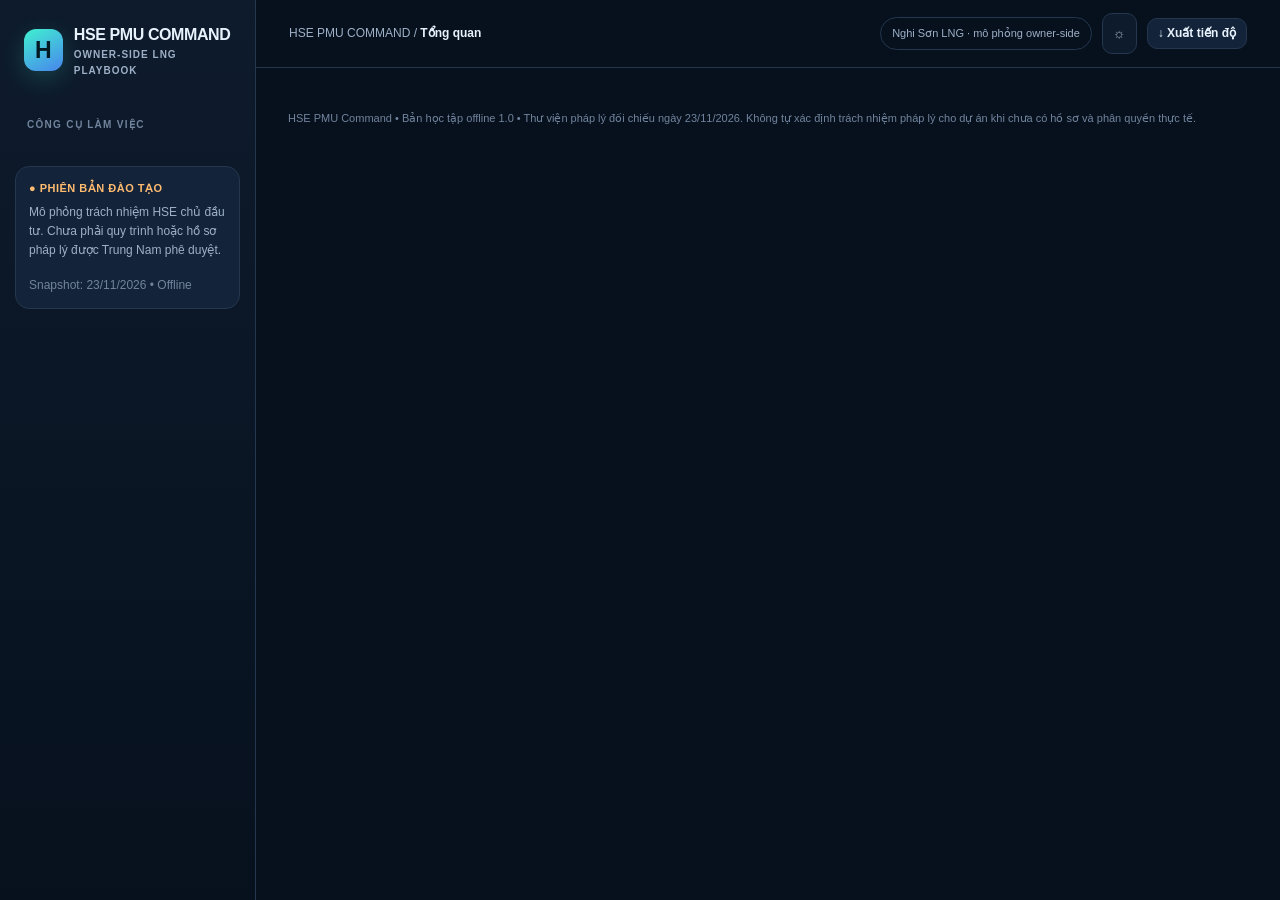
<file: modules/hse-pmu-lng/source/template.html>
<!doctype html>
<html lang="vi">
<head>
<meta charset="utf-8">
<meta name="viewport" content="width=device-width, initial-scale=1">
<meta name="theme-color" content="#08121f">
<meta name="description" content="HSE Owner/PMU Fieldbook: hướng dẫn công việc HSE Ban Quản lý dự án điện khí LNG, pháp lý, quy trình, tài liệu, tình huống và biểu mẫu – dùng offline.">
<title>HSE PMU Command | Cẩm nang HSE Ban Quản lý dự án LNG</title>
<style>
:root{color-scheme:dark;--bg:#07111e;--panel:#0e1b2c;--panel2:#132339;--panel3:#172940;--line:#24374e;--text:#e8f2fc;--muted:#9eb0c7;--faint:#71849d;--accent:#46d4c6;--accent2:#5ea8ff;--amber:#ffbb70;--red:#ff7c8b;--purple:#b7a3ff;--shadow:0 14px 40px #02071366;--radius:16px}
:root[data-theme="light"]{color-scheme:light;--bg:#f0f4f9;--panel:#fff;--panel2:#f6f8fd;--panel3:#e9f2fc;--line:#dbe4ee;--text:#10243b;--muted:#52657e;--faint:#75859c;--accent:#087e78;--accent2:#1e68bd;--amber:#a65700;--red:#b52544;--purple:#7255bd;--shadow:0 10px 28px #10243b13}
*{box-sizing:border-box}html{scroll-behavior:smooth}body{margin:0;background:var(--bg);color:var(--text);font:14px/1.58 -apple-system,BlinkMacSystemFont,"Segoe UI",Roboto,"Noto Sans",Arial,sans-serif}button,input,select,textarea{font:inherit}button{cursor:pointer}button:focus-visible,input:focus-visible,select:focus-visible,textarea:focus-visible,a:focus-visible{outline:2px solid var(--accent);outline-offset:3px}a{color:var(--accent2);text-underline-offset:3px}a:hover{text-decoration:none}strong{font-weight:740}small{font-size:12px}p{margin:.4rem 0 1rem}h1,h2,h3,h4{line-height:1.28;margin:0 0 11px;letter-spacing:-.025em}h1{font-size:clamp(24px,2.5vw,36px);font-weight:780}h2{font-size:23px}h3{font-size:17px}h4{font-size:14px}ul{margin:8px 0;padding-left:22px}li{margin:0 0 7px}hr{height:1px;border:0;background:var(--line);margin:20px 0}
.shell{display:flex;min-height:100vh}.sidebar{width:256px;flex:0 0 256px;position:sticky;top:0;height:100vh;overflow-y:auto;background:linear-gradient(180deg,var(--panel),var(--bg));border-right:1px solid var(--line);padding:22px 15px;z-index:4}.brand{display:flex;gap:11px;align-items:center;padding:0 9px 24px}.mark{width:42px;height:42px;border-radius:12px;background:linear-gradient(150deg,#40f1d0,#4885ed);display:grid;place-items:center;color:#031a24;font-size:23px;font-weight:900;box-shadow:0 7px 24px #40e4cf33}.brand b{font-size:16px;letter-spacing:-.4px}.brand small{display:block;color:var(--muted);font-size:10px;letter-spacing:1px;text-transform:uppercase;font-weight:650}.sectionlabel{font-weight:750;color:var(--faint);font-size:10px;letter-spacing:1.3px;text-transform:uppercase;padding:14px 12px 8px}.nav{display:flex;flex-direction:column;gap:4px}.nav button{display:flex;gap:11px;align-items:center;background:none;border:1px solid transparent;color:var(--muted);width:100%;border-radius:11px;text-align:left;padding:11px 13px;font-weight:620}.nav button:hover{background:var(--panel2);color:var(--text)}.nav button.active{background:#46d4c619;color:var(--accent);border-color:#46d4c638}.navicon{font-size:16px;width:22px;display:inline-flex;align-items:center;justify-content:center}.sidebottom{margin-top:25px;border:1px solid var(--line);padding:13px;border-radius:14px;background:var(--panel2)}.sidebottom .bubble{color:var(--amber);font-weight:750;font-size:11px;letter-spacing:.5px}.sidebottom p{font-size:12px;color:var(--muted);margin-top:6px}.workarea{min-width:0;flex:1}.topbar{height:68px;padding:0 33px;display:flex;align-items:center;justify-content:space-between;gap:18px;border-bottom:1px solid var(--line);position:sticky;top:0;z-index:3;background:var(--bg);background:color-mix(in srgb,var(--bg) 94%,transparent);backdrop-filter:blur(12px)}.topbarleft{min-width:0}.breadcrumb{color:var(--muted);font-size:12px}.breadcrumb strong{color:var(--text)}.topactions{display:flex;align-items:center;gap:10px}.datepill{border:1px solid var(--line);border-radius:22px;color:var(--muted);padding:7px 11px;font-size:11px;white-space:nowrap}.iconbtn{border:1px solid var(--line);border-radius:10px;color:var(--muted);background:var(--panel);padding:8px 10px}.main{padding:32px;max-width:1580px;margin:0 auto}.eyebrow{display:flex;align-items:center;gap:9px;text-transform:uppercase;font-size:11px;letter-spacing:1.5px;font-weight:800;color:var(--accent);margin-bottom:13px}.dot{width:7px;height:7px;background:var(--accent);display:inline-block;border-radius:50%;box-shadow:0 0 12px var(--accent)}.pagehead{margin-bottom:27px;display:flex;justify-content:space-between;gap:15px;align-items:end;flex-wrap:wrap}.pagehead p{color:var(--muted);font-size:14px;max-width:780px;margin:4px 0}.card{background:var(--panel);border:1px solid var(--line);border-radius:var(--radius);padding:20px;box-shadow:var(--shadow)}.softcard{background:var(--panel2);border:1px solid var(--line);border-radius:12px;padding:16px}.btn{display:inline-flex;align-items:center;justify-content:center;gap:7px;border:1px solid var(--line);border-radius:10px;background:var(--panel2);color:var(--text);font-weight:700;padding:9px 13px;line-height:1.25;text-decoration:none;white-space:normal}.btn:hover{border-color:var(--accent);color:var(--accent)}.btn.primary{background:var(--accent);color:#032927;border-color:var(--accent)}.btn.primary:hover{filter:brightness(1.08)}.btn.danger{color:var(--red)}.btn.small{padding:7px 10px;font-size:12px}.btn:disabled{opacity:.45;cursor:not-allowed}.btnrow{display:flex;gap:9px;flex-wrap:wrap;align-items:center}.muted{color:var(--muted)}.caption{font-size:12px;color:var(--faint)}.texttiny{font-size:11px;color:var(--muted)}.tag{display:inline-flex;align-items:center;gap:5px;font-size:11px;font-weight:740;padding:4px 9px;border-radius:99px;background:var(--panel3);color:var(--muted);border:1px solid var(--line)}.tag.teal{background:#2dd2be18;color:var(--accent);border-color:#2dd2be44}.tag.orange{background:#ffb76c13;color:var(--amber);border-color:#ffb76c45}.tag.red{background:#ff788a16;color:var(--red);border-color:#ff788a44}.tag.blue{background:#5ea8ff16;color:var(--accent2);border-color:#5ea8ff44}.tag.violet{background:#b7a3ff1b;color:var(--purple);border-color:#b7a3ff44}.tagline{display:flex;flex-wrap:wrap;gap:6px}.hero{padding:30px;background:radial-gradient(circle at top right,#286f8270,transparent 37%),linear-gradient(135deg,#142b42,#0e1c2d 63%,#112a32);border:1px solid #3b677d;border-radius:20px;position:relative;overflow:hidden}.hero:after{content:'PMU';font-size:170px;line-height:1;font-weight:900;position:absolute;right:-8px;top:-20px;color:#ffffff05;pointer-events:none}.hero h1{max-width:790px;color:#f1fafe}.hero p{max-width:700px;color:#c2d7e3}.hero .btn{position:relative;z-index:1}.statgrid{display:grid;grid-template-columns:repeat(4,minmax(0,1fr));gap:13px;margin:17px 0 23px}.stat{padding:20px;background:var(--panel);border:1px solid var(--line);border-radius:15px}.stat .big{font-size:32px;font-weight:800;letter-spacing:-1px;margin:6px 0 0}.stat .stitle{color:var(--muted);font-size:12px}.stat .foot{font-size:11px;color:var(--faint)}.twocol{display:grid;grid-template-columns:1.25fr 1fr;gap:16px}.threecol{display:grid;grid-template-columns:repeat(3,minmax(0,1fr));gap:14px}.flowgrid{display:grid;grid-template-columns:repeat(5,minmax(0,1fr));gap:10px}.flowcard{position:relative;display:flex;flex-direction:column;gap:9px;text-align:left;min-height:145px;border-radius:15px;padding:16px;border:1px solid var(--line);background:var(--panel);color:var(--text)}.flowcard:hover{border-color:var(--accent);transform:translateY(-1px)}.flowcard b{font-size:14px;line-height:1.33}.flowcard p{font-size:11px;color:var(--muted);margin:0}.flowcard .count{margin-top:auto;font-size:11px;color:var(--faint)}.flowcard .fdot{width:8px;height:8px;border-radius:50%}.gridsection{margin:22px 0}.sectionrow{display:flex;align-items:center;justify-content:space-between;gap:12px;margin-bottom:13px}.sectionrow h2{margin:0}.callout{border:1px solid #d1a95755;background:#d1a9570d;border-radius:13px;padding:16px 18px;color:var(--text)}.callout strong{color:var(--amber)}.callout p{color:var(--muted);margin:5px 0}.statusmeter{height:7px;border-radius:99px;background:var(--line);overflow:hidden}.statusmeter i{display:block;height:100%;border-radius:99px;background:linear-gradient(90deg,var(--accent2),var(--accent))}.listclean{padding:0;margin:0;list-style:none}.listclean li{margin:0}.divider{height:1px;background:var(--line);margin:12px 0}.rowbetween{display:flex;align-items:center;justify-content:space-between;gap:10px}.quickitem{display:flex;align-items:flex-start;gap:12px;border-bottom:1px solid var(--line);padding:14px 0}.quickitem:last-child{border-bottom:none}.stepnum{background:#51e3cf20;color:var(--accent);border:1px solid #51e3cf33;min-width:31px;height:31px;display:grid;place-items:center;border-radius:10px;font-size:12px;font-weight:850}.quickitem b{display:block;margin-bottom:3px}.quickitem p{font-size:12px;color:var(--muted);margin:0}.layoutsplit{display:grid;grid-template-columns:minmax(280px,355px) minmax(0,1fr);gap:16px;align-items:start}.filterarea{display:flex;gap:9px;flex-wrap:wrap;margin:0 0 13px}.field{width:100%;min-height:38px;padding:10px 11px;border-radius:10px;background:var(--panel2);color:var(--text);border:1px solid var(--line)}.field::placeholder{color:var(--faint)}.field.small{max-width:250px}.fieldlabel{display:block;font-weight:670;font-size:11px;color:var(--muted);margin-bottom:6px}textarea.field{resize:vertical;min-height:75px}select.field{cursor:pointer}.tasklist{display:flex;flex-direction:column;gap:8px;max-height:calc(100vh - 242px);overflow:auto;padding-right:4px}.taskbtn{display:block;width:100%;padding:13px;text-align:left;background:var(--panel);color:var(--text);border:1px solid var(--line);border-radius:12px}.taskbtn:hover{border-color:var(--accent2)}.taskbtn.selected{border-color:var(--accent);box-shadow:inset 3px 0 0 var(--accent);background:var(--panel2)}.taskbtn .taskhead{display:flex;align-items:center;gap:7px;font-weight:730;font-size:13px}.taskbtn .taskshort{margin-top:5px;color:var(--muted);font-size:11px;line-height:1.5}.detail{min-height:530px}.detail-head{display:flex;justify-content:space-between;gap:15px;flex-wrap:wrap;align-items:start;margin-bottom:15px}.detail h2{font-size:24px}.detail p.lede{font-size:14px;color:var(--muted);max-width:880px}.stepblock{padding:15px 0;border-bottom:1px solid var(--line);display:flex;gap:12px;align-items:start}.stepblock:last-child{border:0}.stepblock .stepnum{flex:none}.stepblock p{margin:3px 0 0}.bullets{margin:9px 0 0;padding-left:19px}.bullets li{margin-bottom:7px}.detailcols{display:grid;grid-template-columns:1fr 1fr;gap:13px}.detailsection{margin-top:20px}.detailsection h3{margin-bottom:12px}.evidencepanel{margin-top:18px;background:var(--panel2);border:1px solid var(--line);padding:18px;border-radius:14px}.formgrid{display:grid;grid-template-columns:1fr 1fr;gap:12px}.sourcechip{display:inline-flex;gap:5px;align-items:center;background:#5ea8ff16;border:1px solid #5ea8ff44;color:var(--accent2);border-radius:8px;padding:5px 9px;font-size:11px;font-weight:700;text-decoration:none}.sourcechip:hover{background:#5ea8ff2a}.successnote{font-size:12px;color:var(--accent)}.warninglist li{color:var(--muted)}.warninglist li::marker{color:var(--amber)}.meta{font-size:12px;color:var(--muted)}.metagrid{display:grid;grid-template-columns:repeat(3,minmax(0,1fr));gap:12px}.metagrid b{font-size:12px;display:block;color:var(--text)}.metagrid span{display:block;font-size:11px;color:var(--muted)}.gategrid{display:grid;grid-template-columns:repeat(2,minmax(0,1fr));gap:12px}.gate{border-left:3px solid var(--accent2)}.gate h3{font-size:16px}.gate p{font-size:12px;color:var(--muted)}.cardsstack{display:grid;gap:12px}.accordion summary{cursor:pointer;font-weight:740}.accordion details{border:1px solid var(--line);padding:15px;border-radius:12px;background:var(--panel)}.accordion details[open]{background:var(--panel2)}.accordion details p{color:var(--muted)}.legalgrid{display:grid;grid-template-columns:repeat(2,minmax(0,1fr));gap:12px}.legalcard{display:flex;flex-direction:column;gap:8px}.legalcard h3{font-size:15px;margin:0}.legalcard p{font-size:12px;color:var(--muted);margin:0}.legalcard .legalfoot{display:flex;flex-wrap:wrap;gap:7px;align-items:center;margin-top:auto;padding-top:5px}.templategrid{display:grid;grid-template-columns:repeat(2,minmax(0,1fr));gap:13px}.tablewrap{overflow:auto;border:1px solid var(--line);border-radius:12px}.datatable{border-collapse:collapse;width:100%;font-size:12px;min-width:690px}.datatable th,.datatable td{padding:11px 13px;border-bottom:1px solid var(--line);text-align:left;vertical-align:top}.datatable th{background:var(--panel2);font-size:11px;color:var(--muted);font-weight:780;white-space:nowrap}.datatable td{color:var(--text)}.datatable tr:last-child td{border-bottom:0}.mono{font-family:ui-monospace,"SFMono-Regular",Consolas,monospace}.choice{display:block;text-align:left;width:100%;padding:13px;border-radius:11px;background:var(--panel2);border:1px solid var(--line);color:var(--text);margin:9px 0}.choice:hover{border-color:var(--accent2)}.choice.wrong{border-color:var(--red);background:#ff7c8b10}.choice.correct{border-color:var(--accent);background:#2cc8bc12}.feedback{border:1px solid var(--line);border-radius:12px;background:var(--panel2);padding:15px;margin-top:13px}.feedback.ok{border-color:#46d4c65a}.feedback.no{border-color:#ff7c8b55}.chiplink{text-decoration:none}.searchbar{display:flex;gap:10px;align-items:center;flex-wrap:wrap}.roadmapline{display:flex;gap:12px;align-items:stretch;overflow:auto}.roadmapbox{flex:1;min-width:170px;border:1px solid var(--line);padding:14px;border-radius:12px;background:var(--panel2)}.roadmapbox h4{font-size:12px}.roadmapbox p{color:var(--muted);font-size:11px}.notice{font-size:12px;border-left:3px solid var(--amber);background:#ffbb7010;padding:12px 15px;border-radius:0 9px 9px 0;color:var(--muted)}.skiplink{position:absolute;top:-50px;left:10px;background:var(--accent);color:#052a25;padding:10px;z-index:9}.skiplink:focus{top:10px}.empty{padding:35px;text-align:center;color:var(--muted);border:1px dashed var(--line);border-radius:14px}.mobileonly{display:none}.tabscroll{display:flex;gap:7px;overflow:auto;padding-bottom:5px}.tabscroll button{flex:none}.topnotice{color:var(--faint);font-size:11px;padding-top:10px}.highlight{color:var(--accent)}.idpill{font:700 11px ui-monospace,monospace;color:var(--muted)}
@media(max-width:1250px){.statgrid{grid-template-columns:repeat(2,minmax(0,1fr))}.flowgrid{grid-template-columns:repeat(3,minmax(0,1fr))}.threecol{grid-template-columns:repeat(2,minmax(0,1fr))}.main{padding:24px}.topbar{padding:0 24px}}
@media(max-width:960px){.sidebar{width:72px;flex-basis:72px;padding:15px 8px}.brand{padding:0 0 16px;justify-content:center}.brand>div:last-child,.sidebar .navlabel,.sidebar .sectionlabel,.sidebottom{display:none}.nav button{justify-content:center;padding:12px 8px}.navicon{font-size:19px;width:auto}.main{padding:22px}.layoutsplit{grid-template-columns:minmax(260px,310px) minmax(0,1fr)}}
@media(max-width:760px){.shell{display:block}.sidebar{width:100%;height:auto;position:sticky;top:0;display:flex;flex-direction:row;gap:8px;padding:8px 10px;overflow-x:auto;border-bottom:1px solid var(--line);border-right:0;background:var(--panel);z-index:5}.brand{display:none}.sidebar .nav{display:flex;flex-direction:row;gap:4px}.sidebar .nav button{width:auto;justify-content:flex-start;white-space:nowrap;padding:9px 11px}.sidebar .navlabel{display:inline;font-size:11px}.sidebar .sectionlabel{display:none}.sidebar .navicon{font-size:15px}.sidebar .nav{flex:none}.topbar{top:52px;height:53px;padding:0 16px}.datepill{display:none}.main{padding:17px}.pagehead{margin-bottom:17px}.hero{padding:24px}.hero:after{font-size:95px;top:15px}.statgrid,.twocol,.threecol,.detailcols,.legalgrid,.templategrid,.gategrid{grid-template-columns:1fr}.statgrid{grid-template-columns:1fr 1fr;gap:9px}.stat{padding:15px}.stat .big{font-size:26px}.flowgrid{grid-template-columns:1fr 1fr}.flowcard{min-height:125px}.layoutsplit{grid-template-columns:1fr}.tasklist{max-height:240px}.formgrid,.metagrid{grid-template-columns:1fr}.detail h2{font-size:21px}.mobileonly{display:inline-flex}.topbar .breadcrumb{font-size:11px}.card{padding:16px}}
@media(max-width:430px){.flowgrid{grid-template-columns:1fr}.statgrid{grid-template-columns:1fr 1fr}.hero h1{font-size:25px}.btn{font-size:12px;padding:8px 10px}}
@media print{.sidebar,.topbar,.btn,.filterarea,.evidencepanel,.choice,.mobilehide{display:none!important}.shell{display:block}.main{padding:0;max-width:none}body{background:#fff;color:#000}.card,.hero,.softcard{box-shadow:none;background:#fff;color:#111;border:1px solid #ccc}.hero h1,.hero p{color:#111}.layoutsplit{display:block}.tasklist{display:none}.detail{min-height:0}.sourcechip{color:#333}.detail .detailsection{break-inside:avoid}a{color:#222}}
</style>
</head>
<body>
<a class="skiplink" href="#maincontent">Đi đến nội dung</a>
<div class="shell">
<aside class="sidebar" aria-label="Điều hướng chính">
  <div class="brand"><div class="mark" aria-hidden="true">H</div><div><b>HSE PMU COMMAND</b><small>Owner-side LNG playbook</small></div></div>
  <div class="sectionlabel">Công cụ làm việc</div>
  <nav class="nav" id="nav"></nav>
  <div class="sidebottom"><div class="bubble">● PHIÊN BẢN ĐÀO TẠO</div><p>Mô phỏng trách nhiệm HSE chủ đầu tư. Chưa phải quy trình hoặc hồ sơ pháp lý được Trung Nam phê duyệt.</p><div class="caption">Snapshot: 23/11/2026 • Offline</div></div>
</aside>
<div class="workarea">
  <header class="topbar"><div class="topbarleft"><div class="breadcrumb">HSE PMU COMMAND / <strong id="crumb">Tổng quan</strong></div></div><div class="topactions"><span class="datepill">Nghi Sơn LNG · mô phỏng owner-side</span><button class="iconbtn" id="themeToggle" title="Chuyển chế độ sáng/tối" aria-label="Chuyển giao diện sáng tối">☼</button><button class="btn small" data-action="export">↓ Xuất tiến độ</button></div></header>
  <main class="main" id="maincontent" tabindex="-1"><div id="app"></div><div class="topnotice">HSE PMU Command • Bản học tập offline 1.0 • Thư viện pháp lý đối chiếu ngày 23/11/2026. Không tự xác định trách nhiệm pháp lý cho dự án khi chưa có hồ sơ và phân quyền thực tế.</div></main>
</div>
</div>
<input id="importFile" type="file" accept="application/json,.json" hidden>
<script id="app-data" type="application/json">__DATA__</script>
<script>
(()=>{'use strict';
const DATA=JSON.parse(document.getElementById('app-data').textContent);
const NAV=[['dashboard','◫','Tổng quan'],['playbooks','▤','Quy trình công việc'],['gates','◇','Mốc quyết định'],['raci','◈','Vai trò & thẩm quyền'],['legal','§','Pháp lý & quy chuẩn'],['templates','▦','Biểu mẫu'],['scenarios','⚑','Tình huống'],['interview','◎','Luyện phỏng vấn'],['glossary','≡','Thuật ngữ']];
const STATUS={not_started:['Chưa bắt đầu',''],in_progress:['Đang thực hiện','blue'],blocked:['Đang vướng','red'],verified:['Đã kiểm chứng','teal'],na:['Không áp dụng','orange']};
const $=q=>document.querySelector(q);const esc=s=>String(s??'').replace(/[&<>"']/g,c=>({'&':'&amp;','<':'&lt;','>':'&gt;','"':'&quot;',"'":'&#39;'}[c]));
const src=id=>DATA.sources.find(x=>x.id===id);const task=id=>DATA.tasks.find(x=>x.id===id);const phase=id=>DATA.phases.find(x=>x.id===id);
const storageKey='hse_owner_pmu_playbook_v1';
function load(){try{let x=JSON.parse(localStorage.getItem(storageKey)||'{}');return x&&typeof x==='object'?x:{}}catch(e){return {}}}
let saved=load();if(!saved.tasks||typeof saved.tasks!=='object')saved.tasks={};if(!saved.cases)saved.cases={};if(!saved.context)saved.context={};
let ui={view:'dashboard',phase:'all',area:'all',query:'',sourceDomain:'all',sourceQuery:'',selected:DATA.tasks[0].id,template:DATA.templates[0].id,case:DATA.scenarios[0].id,interview:0,glossaryQuery:''};
function persist(){try{localStorage.setItem(storageKey,JSON.stringify(saved));return true}catch(e){alert('Trình duyệt không cho phép lưu trên thiết bị này. Hãy Xuất tiến độ ra JSON trước khi đóng.');return false}}
function getprogress(id){return saved.tasks[id]||{status:'not_started',note:'',evidence:'',owner:'',due:''}}
function statuselem(st){let s=STATUS[st]||STATUS.not_started;return `<span class="tag ${s[1]}">${esc(s[0])}</span>`}
function header(eyebrow,title,description,right=''){return `<div class="pagehead"><div><div class="eyebrow"><span class="dot"></span>${esc(eyebrow)}</div><h1>${esc(title)}</h1><p>${esc(description)}</p></div>${right?`<div class="btnrow">${right}</div>`:''}</div>`}
function navrender(){let n=$('#nav');n.innerHTML=NAV.map(([id,icon,label])=>`<button type="button" data-view="${id}" class="${ui.view===id?'active':''}" aria-current="${ui.view===id?'page':'false'}"><span class="navicon">${icon}</span><span class="navlabel">${esc(label)}</span></button>`).join('');$('#crumb').textContent=NAV.find(n=>n[0]===ui.view)?.[2]||'Tổng quan'}
function sourcechips(refs){return (refs||[]).map(id=>{let s=src(id);return s?`<a class="sourcechip" href="${esc(s.url)}" target="_blank" rel="noopener noreferrer" title="${esc(s.title)}">↗ ${esc(s.code)}</a>`:''}).join(' ')}
function countphase(id){return DATA.tasks.filter(t=>t.phase===id).length}
function overall(){let out={total:DATA.tasks.length,verified:0,in_progress:0,blocked:0,na:0};for(let t of DATA.tasks){let s=getprogress(t.id).status;if(out[s]!==undefined)out[s]++}return out}
function dashboard(){let n=overall();let pct=Math.round(n.verified/n.total*100);let recent=DATA.tasks.filter(t=>['in_progress','blocked'].includes(getprogress(t.id).status)).slice(0,5);return `
<section class="hero"><div class="eyebrow">● KHUNG CÔNG VIỆC HSE PHÍA CHỦ ĐẦU TƯ</div><h1>Từ chuẩn bị dự án LNG đến vận hành an toàn.</h1><p>Không phải checklist “có/không”. Mỗi công việc có mục tiêu, cách triển khai, bên phối hợp, đầu ra, tiêu chí nghiệm thu, cảnh báo và nguồn pháp lý/guidance.</p><div class="btnrow"><button class="btn primary" data-view="playbooks">Bắt đầu với ${DATA.tasks.length} quy trình →</button><button class="btn" data-view="legal">Tra cứu căn cứ pháp lý ↗</button></div></section>
<div class="statgrid"><div class="stat"><div class="stitle">Quy trình chuyên sâu</div><div class="big">${n.total}</div><div class="foot">05 giai đoạn • chủ đầu tư</div></div><div class="stat"><div class="stitle">Đã có bằng chứng</div><div class="big highlight">${n.verified}</div><div class="statusmeter"><i style="width:${pct}%"></i></div><div class="foot">${pct}% tiến độ cá nhân</div></div><div class="stat"><div class="stitle">Đang triển khai</div><div class="big">${n.in_progress}</div><div class="foot">Tiến độ lưu tại trình duyệt</div></div><div class="stat"><div class="stitle">Vấn đề đang vướng</div><div class="big" style="color:var(--red)">${n.blocked}</div><div class="foot">Cần làm rõ/giải quyết</div></div></div>
<div class="sectionrow"><h2>Bản đồ công việc theo vòng đời dự án</h2><span class="tag">Bấm giai đoạn để xem chi tiết</span></div>
<div class="flowgrid">${DATA.phases.map(p=>`<button class="flowcard" data-go-phase="${p.id}"><span class="fdot" style="background:${p.color}"></span><b>${esc(p.title)}</b><p>${esc(p.sub)}</p><span class="count">${countphase(p.id)} quy trình →</span></button>`).join('')}</div>
<div class="card gridsection"><div class="sectionrow"><h2>90 ngày đầu sau khi nhận việc · kịch bản giai đoạn chuẩn bị đầu tư</h2><span class="tag orange">Kế hoạch đề xuất, không phải tiến độ dự án thật</span></div><div class="threecol"><div class="softcard"><span class="tag blue">Ngày 01–30</span><h3 style="margin-top:11px">Hiểu dự án & chốt trách nhiệm</h3><p class="muted">Nhận hồ sơ, xác nhận pháp nhân, lập RACI, phân loại điều kiện pháp lý, tham gia khảo sát, xây Project Risk/Legal Register.</p><b class="texttiny">Đầu ra: HSE Baseline & Gap Report</b></div><div class="softcard"><span class="tag violet">Ngày 31–60</span><h3 style="margin-top:11px">Thiết kế cơ chế quản trị</h3><p class="muted">Project HSE Framework, Employer HSE Requirements, chiến lược đánh giá năng lực EPC, safety studies và resource plan.</p><b class="texttiny">Đầu ra: HSE Management Package để PM xem xét</b></div><div class="softcard"><span class="tag teal">Ngày 61–90</span><h3 style="margin-top:11px">Chuẩn bị bảo đảm thực thi</h3><p class="muted">HSE contractual controls, assurance plan, interface/PTW strategy, readiness criteria và báo cáo quyết định trước huy động.</p><b class="texttiny">Đầu ra: Gate readiness & Escalation Register</b></div></div><p class="caption" style="margin-top:11px">Điều chỉnh thứ tự nếu thực tế dự án đã bước sang thiết kế chi tiết, san lấp hoặc thi công.</p></div>
<div class="gridsection twocol"><div class="card"><div class="sectionrow"><h2>Bắt đầu từ đâu?</h2><span class="tag teal">Ưu tiên trước phỏng vấn</span></div>${[['01','Xác nhận pháp nhân và vị trí','Đầu tiên phải biết mình ở phía chủ đầu tư, EPC hay tư vấn; quyền hạn thuộc ai.','P0-01'],['02','Ma trận pháp lý và ĐTM/PCCC','Xác định trigger áp dụng theo hạng mục và mốc dự án; không “xin tất cả giấy phép”.','P0-03'],['03','HSE Employer Requirements','Thiết lập yêu cầu HSE trước khi mời thầu EPC, tránh thiếu cơ sở yêu cầu về sau.','P1-01'],['04','HSE Assurance chứ không làm thay EPC','Kiểm chứng các hàng rào trọng yếu, rủi ro giao diện và quản lý hành động khắc phục.','P2-03'],['05','PSSR và Process Safety','Giai đoạn trước first gas: điều phối kỹ thuật, vận hành, ứng cứu và điều kiện go/no-go.','P3-03']].map(x=>`<div class="quickitem"><span class="stepnum">${x[0]}</span><div style="flex:1"><b>${esc(x[1])}</b><p>${esc(x[2])}</p></div><button class="btn small" data-task="${x[3]}">Xem</button></div>`).join('')}</div>
<div class="cardsstack"><div class="card"><h3>Giới hạn quan trọng của phiên bản này</h3><div class="notice">Đây là công cụ học tập cho <strong>vai trò HSE Ban QLDA phía chủ đầu tư giả định</strong>. Chưa có JD, sơ đồ phân quyền, hồ sơ thiết kế hay quyết định chọn nhà đầu tư mà anh cung cấp. Không sử dụng để kết luận dự án đã đủ điều kiện pháp lý.</div><ul class="bullets"><li><strong>Luật / QCVN:</strong> nghĩa vụ bắt buộc trong phạm vi áp dụng đã được kiểm chứng.</li><li><strong>IFC / IOGP / NFPA:</strong> thực hành tốt hoặc tiêu chuẩn quốc tế, không tự động là luật Việt Nam.</li><li><strong>Gate, RACI, biểu mẫu:</strong> cấu trúc quản trị đề xuất, phải tùy chỉnh theo hợp đồng.</li></ul></div><div class="card"><h3>Nhiệm vụ đang theo dõi</h3>${recent.length?recent.map(t=>`<div class="quickitem"><span class="stepnum">•</span><div style="flex:1"><b>${esc(t.title)}</b><p>${statuselem(getprogress(t.id).status)}</p></div><button class="btn small" data-task="${t.id}">Mở</button></div>`).join(''):'<p class="muted">Chưa có nhiệm vụ đang triển khai. Chọn một quy trình, nhập ghi chú, bằng chứng và cập nhật trạng thái để bắt đầu.</p>'}<div class="btnrow"><button class="btn small" data-action="export">Xuất dữ liệu học tập</button><button class="btn small" data-action="import">Nhập lại dữ liệu</button></div></div></div></div>
<div class="card gridsection"><div class="sectionrow"><h2>Hồ sơ dự án đang dùng để luyện</h2><span class="tag orange">Giả định – chưa xác nhận</span></div><p class="muted">Anh có thể điền thông tin thật sau khi trao đổi với Trung Nam. Dữ liệu lưu cục bộ trên trình duyệt, không gửi ra mạng.</p><div class="formgrid"><label><span class="fieldlabel">Tên / mã dự án</span><input class="field" id="ctxname" value="${esc(saved.context.name||'LNG Nghi Sơn – mô phỏng')}" aria-label="Tên dự án"></label><label><span class="fieldlabel">Pháp nhân / đơn vị tuyển dụng</span><input class="field" id="ctxentity" value="${esc(saved.context.entity||'Chưa xác nhận')}" aria-label="Pháp nhân tuyển dụng"></label><label><span class="fieldlabel">Giai đoạn dự án đã xác minh</span><input class="field" id="ctxstage" value="${esc(saved.context.stage||'Chưa xác nhận')}" aria-label="Giai đoạn thực tế"></label><label><span class="fieldlabel">Phạm vi chức danh / phân quyền</span><input class="field" id="ctxrole" value="${esc(saved.context.role||'HSE Manager BQLDA phía chủ đầu tư (giả định)')}" aria-label="Phạm vi chức danh"></label></div><div class="btnrow" style="margin-top:14px"><button class="btn primary" data-action="save-context">Lưu bối cảnh</button><span class="caption" id="ctxFeedback"></span></div></div>`}
function playbooks(){let filtered=DATA.tasks.filter(t=>(ui.phase==='all'||t.phase===ui.phase)&&(ui.area==='all'||t.area===ui.area)&&(!ui.query||(t.title+' '+t.area+' '+t.goal+' '+t.id).toLocaleLowerCase('vi').includes(ui.query.toLocaleLowerCase('vi'))));let selecttask=task(ui.selected);if(!selecttask||!filtered.some(t=>t.id===selecttask.id))selecttask=filtered[0]||null;let areas=[...new Set(DATA.tasks.map(t=>t.area))].sort();return header('Hướng dẫn công việc','Playbook HSE BQLDA – '+DATA.tasks.length+' quy trình','Chọn một quy trình. Đọc từng bước, đầu ra, tiêu chí kiểm chứng, dấu hiệu nguy hiểm và căn cứ liên quan; sau đó ghi chú để tự học hoặc quản lý thực tế.',`<button class="btn" data-action="print">⎙ In quy trình đang chọn</button>`)+`<div class="filterarea"><input class="field small" id="taskSearch" type="search" placeholder="Tìm quy trình, nội dung..." value="${esc(ui.query)}" aria-label="Tìm quy trình"><select id="taskPhase" class="field small" aria-label="Lọc giai đoạn"><option value="all">Tất cả giai đoạn</option>${DATA.phases.map(p=>`<option value="${p.id}" ${ui.phase===p.id?'selected':''}>${esc(p.short)}</option>`).join('')}</select><select id="taskArea" class="field small" aria-label="Lọc lĩnh vực"><option value="all">Tất cả lĩnh vực</option>${areas.map(a=>`<option value="${esc(a)}" ${ui.area===a?'selected':''}>${esc(a)}</option>`).join('')}</select><span class="tag">${filtered.length} kết quả</span></div><div class="layoutsplit"><section class="tasklist" aria-label="Danh sách quy trình">${filtered.length?filtered.map(t=>`<button class="taskbtn ${selecttask?.id===t.id?'selected':''}" data-task="${t.id}"><div class="rowbetween"><span class="idpill">${t.id} · ${esc(t.area)}</span>${statuselem(getprogress(t.id).status)}</div><div class="taskhead">${esc(t.title)}</div><div class="taskshort">${esc(t.goal.slice(0,130))}${t.goal.length>130?'…':''}</div></button>`).join(''):'<div class="empty">Không có quy trình phù hợp. Đổi bộ lọc hoặc từ khóa.</div>'}</section><section id="taskDetail" class="detail">${selecttask?renderTask(selecttask):'<div class="card empty">Không có quy trình để xem.</div>'}</section></div>`}
function renderTask(t){ui.selected=t.id;let p=getprogress(t.id),ph=phase(t.phase);return `<article class="card"><div class="detail-head"><div><div class="tagline"><span class="tag blue">${t.id}</span><span class="tag">${esc(ph?.short)}</span><span class="tag violet">${esc(t.area)}</span></div><h2 style="margin-top:14px">${esc(t.title)}</h2></div>${statuselem(p.status)}</div><p class="lede">${esc(t.goal)}</p><div class="softcard metagrid"><div><span>Vai trò chính</span><b>HSE BQLDA – tổ chức/điều phối/assurance</b></div><div><span>Phối hợp thực tế</span><b>${esc(t.partners)}</b></div><div><span>Hình thức</span><b>${esc(t.tag)}</b></div></div><div class="detailsection"><h3>① Đầu vào phải yêu cầu trước khi bắt đầu</h3><ul class="bullets">${t.inputs.map(x=>`<li>${esc(x)}</li>`).join('')}</ul></div><div class="detailsection"><h3>② Cách làm – từng bước và trách nhiệm</h3>${t.steps.map((x,i)=>`<div class="stepblock"><div class="stepnum">${String(i+1).padStart(2,'0')}</div><div><b>Bước ${i+1}</b><p>${esc(x)}</p></div></div>`).join('')}</div><div class="detailcols detailsection"><div class="softcard"><h3>③ Tài liệu / sản phẩm bàn giao</h3><ul class="bullets">${t.outputs.map(x=>`<li>${esc(x)}</li>`).join('')}</ul></div><div class="softcard"><h3>④ Tiêu chí kiểm chứng đạt yêu cầu</h3><ul class="bullets">${t.accept.map(x=>`<li>${esc(x)}</li>`).join('')}</ul></div></div><div class="detailsection"><h3>⑤ Dấu hiệu cần can thiệp / escalation</h3><ul class="bullets warninglist">${t.red.map(x=>`<li>${esc(x)}</li>`).join('')}</ul></div>${t.example?`<div class="callout detailsection"><strong>Ví dụ sát dự án LNG</strong><p>${esc(t.example)}</p></div>`:''}<div class="detailsection"><h3>⑥ Nguồn tra cứu và căn cứ liên quan</h3><div class="tagline">${sourcechips(t.refs)}</div><p class="caption">Hãy mở nguồn để kiểm tra văn bản, phiên bản, điều khoản và phạm vi áp dụng. Link tới nguồn không có nghĩa mọi điều khoản áp dụng cho toàn bộ dự án.</p></div><div class="evidencepanel"><div class="sectionrow"><h3 style="margin:0">Sổ tay thực hành của anh</h3><span class="tag">Lưu trên thiết bị</span></div><div class="formgrid"><label><span class="fieldlabel">Trạng thái</span><select class="field" id="progressStatus">${Object.entries(STATUS).map(([k,v])=>`<option value="${k}" ${p.status===k?'selected':''}>${esc(v[0])}</option>`).join('')}</select></label><label><span class="fieldlabel">Người / bộ phận đang xử lý</span><input id="progressOwner" class="field" value="${esc(p.owner||'')}" placeholder="VD: Legal / EPC HSE / Engineering"></label><label><span class="fieldlabel">Hạn mục tiêu (nếu có)</span><input type="date" id="progressDue" class="field" value="${esc(p.due||'')}"></label><label><span class="fieldlabel">Đường dẫn hoặc mã bằng chứng</span><input id="progressEvidence" class="field" value="${esc(p.evidence||'')}" placeholder="VD: DOC-HSE-017 rev B"></label></div><label style="display:block;margin-top:12px"><span class="fieldlabel">Ghi chú của anh / câu hỏi cần xác minh / lý do không áp dụng</span><textarea id="progressNote" class="field" rows="4" placeholder="Ghi nhận dữ kiện, người đã xác nhận, vướng mắc, hành động tiếp theo...">${esc(p.note||'')}</textarea></label><div class="btnrow" style="margin-top:12px"><button class="btn primary" data-action="save-progress">Lưu tiến độ & bằng chứng</button><span class="successnote" id="saveResult"></span></div><p class="caption">Không cho đánh dấu “Đã kiểm chứng” khi không có bằng chứng hoặc ghi chú đủ rõ. Đây là công cụ học tập, không phải hồ sơ phê duyệt pháp lý.</p></div></article>`}
function gates(){return header('Quản trị milestone','7 mốc quyết định HSE – Gate Map','Các gate bên dưới là khung quản trị nội bộ đề xuất, không phải danh mục thủ tục pháp lý bắt buộc. Chúng cho thấy HSE BQLDA phải ngăn rủi ro ở thời điểm nào.')+`<div class="gategrid">${DATA.gates.map((g,i)=>`<div class="card gate" style="border-left-color:${phase(g.phase)?.color||'var(--accent)'}"><div class="rowbetween"><span class="tag">${esc(phase(g.phase)?.short)}</span><b class="idpill">${String(i+1).padStart(2,'0')} / 07</b></div><h3 style="margin-top:11px">${esc(g.title)}</h3><p><strong>Câu hỏi phải trả lời:</strong> ${esc(g.question)}</p><p><strong>Bằng chứng:</strong> ${esc(g.evidence)}</p><div class="notice"><strong>Khi chưa đạt:</strong> ${esc(g.stop)}</div><div style="margin-top:13px"><button class="btn small" data-go-phase="${g.phase}">Xem quy trình giai đoạn →</button></div></div>`).join('')}</div>`}
function raci(){let cols=['work','owner','hse','legal','design','epc'];let headers=['Công việc','PM / Chủ đầu tư','HSE BQLDA','Legal','Engineering','EPC'];return header('Phạm vi trách nhiệm','Ai làm, ai kiểm soát, ai được ký?','Ma trận dưới đây là ví dụ tổ chức. RACI không thay cho quyết định phân cấp, luật, hợp đồng hoặc người có đủ năng lực kỹ thuật.')+`<div class="card" style="margin-bottom:18px"><div class="threecol"><div><span class="tag teal">R · Responsible</span><p class="muted">Đơn vị/cá nhân thực hiện công việc.</p></div><div><span class="tag blue">A · Accountable</span><p class="muted">Đầu mối chịu trách nhiệm tổng thể về kết quả.</p></div><div><span class="tag violet">C/I</span><p class="muted">Tham vấn / được thông báo. A không đồng nghĩa thẩm quyền ký kỹ thuật/pháp lý.</p></div></div><div class="notice">Không có công thức “HSE phê duyệt tất cả JSA, HAZOP, QRA”. Người chấp thuận/định đoạt phải được xác định đúng theo pháp luật, phân quyền, năng lực và hợp đồng.</div></div><div class="tablewrap"><table class="datatable"><thead><tr>${headers.map(h=>`<th>${esc(h)}</th>`).join('')}<th>Giới hạn thực tế</th></tr></thead><tbody>${DATA.raci.map(r=>`<tr>${cols.map(k=>`<td>${esc(r[k])}</td>`).join('')}<td>${esc(r.note)}</td></tr>`).join('')}</tbody></table></div><div class="gridsection twocol"><div class="card"><h3>HSE BQLDA phải “sở hữu” điều gì?</h3><ul class="bullets"><li>Đề xuất chiến lược và yêu cầu HSE toàn dự án.</li><li>Kiểm chứng các hệ thống nhà thầu hoạt động hiệu lực.</li><li>Nhận diện rủi ro giao diện giữa gói thầu và giữa thi công – vận hành.</li><li>Giữ luồng báo cáo, escalation và quyết định ở cấp chủ đầu tư.</li><li>Tham mưu về pháp lý và điều kiện HSE theo từng milestone.</li></ul></div><div class="card"><h3>HSE BQLDA không được mặc định làm thay</h3><ul class="bullets"><li>Thiết kế giải pháp kỹ thuật nâng hạ cho EPC.</li><li>Tự thẩm định chuyên môn HAZOP/QRA nếu không đủ năng lực.</li><li>Tự ký các thủ tục môi trường/PCCC không được ủy quyền.</li><li>Giám sát từng người lao động để thay toàn bộ hệ thống EPC.</li><li>Điều tra pháp định thay cơ quan có thẩm quyền.</li></ul></div></div>`}
function legal(){let domains=[...new Set(DATA.sources.map(s=>s.domain))].sort();let arr=DATA.sources.filter(s=>(ui.sourceDomain==='all'||s.domain===ui.sourceDomain)&&(!ui.sourceQuery||(s.code+' '+s.title+' '+s.use).toLocaleLowerCase('vi').includes(ui.sourceQuery.toLocaleLowerCase('vi'))));return header('Tra cứu có kiểm chứng','Thư viện pháp lý & hướng dẫn HSE','${DATA.sources.length} nguồn cốt lõi đã được đối chiếu để tạo bản học tập ngày 23/11/2026. Phải kiểm tra hiệu lực, bản hợp nhất, phạm vi áp dụng và văn bản chuyên ngành ngay khi sử dụng thực tế.',`<a class="btn" href="https://vbpl.moj.gov.vn/" target="_blank" rel="noopener noreferrer">↗ CSDL VBQPPL</a>`)+`<div class="callout" style="margin-bottom:18px"><strong>Quy tắc áp dụng:</strong><p>Pháp luật và QCVN có tính bắt buộc trong phạm vi điều chỉnh. Tiêu chuẩn quốc tế như NFPA, hướng dẫn IFC/IOGP là tài liệu tham khảo, chỉ trở thành nghĩa vụ khi pháp luật, hợp đồng, thiết kế được phê duyệt hoặc quy định liên quan dẫn chiếu.</p></div><div class="filterarea"><input class="field small" id="sourceSearch" value="${esc(ui.sourceQuery)}" type="search" placeholder="Tìm tên văn bản, chủ đề..." aria-label="Tìm nguồn pháp lý"><select id="sourceDomain" class="field small" aria-label="Lọc lĩnh vực văn bản"><option value="all">Mọi lĩnh vực</option>${domains.map(d=>`<option value="${esc(d)}" ${ui.sourceDomain===d?'selected':''}>${esc(d)}</option>`).join('')}</select><span class="tag">${arr.length} nguồn</span></div><div class="legalgrid">${arr.map(s=>`<article class="card legalcard"><div class="rowbetween"><span class="tag ${s.kind==='Pháp luật VN'?'teal':s.kind==='Quy chuẩn VN'?'blue':'orange'}">${esc(s.kind)}</span><span class="texttiny">${esc(s.domain)}</span></div><h3>${esc(s.code)} · ${esc(s.title)}</h3><p><strong>Sử dụng khi:</strong> ${esc(s.use)}</p><div class="notice"><strong>Kiểm tra:</strong> ${esc(s.note)}</div><div class="legalfoot"><a class="btn small" href="${esc(s.url)}" target="_blank" rel="noopener noreferrer">Mở nguồn chính thức ↗</a><span class="texttiny">Mốc hiệu lực/ấn bản: ${esc(s.date)}</span></div></article>`).join('')||'<div class="empty">Không tìm được nguồn.</div>'}</div><div class="card gridsection"><h3>4 câu hỏi pháp lý phải trả lời trước khi lập Compliance Register</h3><div class="threecol">${[['01','Đối tượng nào?','Phân loại dự án, hạng mục, quy mô, tính chất và hoạt động thực tế.'],['02','Nghĩa vụ của ai?','Chủ đầu tư, nhà thầu, tư vấn, pháp nhân cảng/kho khí hay vận hành?'],['03','Mốc bắt buộc nào?','Trước khảo sát, chuẩn bị đầu tư, khởi công, chạy thử hay vận hành?'],['04','Ai có quyền xác nhận?','Cơ quan và chủ thể có thẩm quyền, người ký theo phân quyền, bằng chứng hợp lệ.']].map(x=>`<div class="softcard"><span class="stepnum">${x[0]}</span><h4 style="margin-top:9px">${x[1]}</h4><p class="muted">${x[2]}</p></div>`).join('')}</div></div>`}
function templates(){let t=DATA.templates.find(x=>x.id===ui.template)||DATA.templates[0];return header('Tài liệu tạo giá trị','Kho biểu mẫu HSE phía chủ đầu tư','Biểu mẫu khởi tạo có cấu trúc để học cách kiểm soát. Dữ liệu ví dụ được gắn [MẪU] — không phải hồ sơ thực tế, không thay biểu mẫu bắt buộc theo luật hoặc của Trung Nam.')+`<div class="templategrid">${DATA.templates.map(o=>`<div class="card"><div class="rowbetween"><span class="tag blue">CSV · mở bằng Excel</span><span class="idpill">${esc(o.id.toUpperCase())}</span></div><h3 style="margin-top:11px">${esc(o.title)}</h3><p class="muted">${esc(o.desc)}</p><div class="btnrow"><button class="btn small" data-template="${o.id}">Xem cấu trúc</button><button class="btn small primary" data-download-template="${o.id}">↓ Tải CSV</button></div></div>`).join('')}</div><div class="card gridsection" id="templatePreview"><div class="sectionrow"><h2>Ví dụ: ${esc(t.title)}</h2><button class="btn small primary" data-download-template="${t.id}">↓ Xuất CSV mẫu</button></div><p class="muted">${esc(t.desc)}</p><div class="tablewrap"><table class="datatable"><thead><tr>${t.columns.map(s=>`<th>${esc(s)}</th>`).join('')}</tr></thead><tbody><tr>${t.row.map(s=>`<td>${esc(s)}</td>`).join('')}</tr></tbody></table></div><p class="caption">Mở bằng Excel UTF-8, xóa dòng [MẪU] trước khi dùng với dự án thật.</p></div>`}
function scenarios(){let sc=DATA.scenarios.find(x=>x.id===ui.case)||DATA.scenarios[0];let answer=saved.cases[sc.id];return header('Luyện ra quyết định','8 tình huống HSE BQLDA sát thực tế','Chọn phương án xử lý như đang báo cáo Giám đốc dự án. Công cụ sẽ phản biện theo góc nhìn chủ đầu tư, không biến HSE thành người làm thay EPC.')+`<div class="layoutsplit"><div class="card"><h3>Chọn tình huống</h3><div class="cardsstack">${DATA.scenarios.map((s,i)=>`<button class="taskbtn ${ui.case===s.id?'selected':''}" data-case="${s.id}"><div class="rowbetween"><span class="idpill">CASE ${String(i+1).padStart(2,'0')} · ${esc(phase(s.phase)?.short)}</span>${saved.cases[s.id]!==undefined?'<span class="tag teal">Đã thử</span>':''}</div><div class="taskhead">${esc(s.title)}</div></button>`).join('')}</div></div><div class="card"><div class="tagline"><span class="tag orange">MÔ PHỎNG</span><span class="tag blue">${esc(phase(sc.phase)?.short)}</span></div><h2 style="margin-top:12px">${esc(sc.title)}</h2><p class="lede">${esc(sc.story)}</p><h3>Anh sẽ quyết định thế nào?</h3>${sc.choices.map((c,i)=>`<button class="choice ${answer!==undefined?(i===sc.correct?'correct':answer===i?'wrong':''):''}" data-choice="${sc.id}:${i}"><b>${String.fromCharCode(65+i)}.</b> ${esc(c)}</button>`).join('')}${answer!==undefined?`<div class="feedback ${answer===sc.correct?'ok':'no'}"><b>${answer===sc.correct?'Đúng hướng quản trị':'Cần điều chỉnh cách xử lý'}</b><p>${esc(sc.explain)}</p><div class="tagline">${sourcechips(sc.refs)}</div></div>`:'<div class="caption">Hãy chọn một đáp án để xem phân tích và nguồn liên quan.</div>'}<div class="btnrow" style="margin-top:17px"><button class="btn" data-next-case="${sc.id}">Tình huống tiếp theo →</button></div></div></div>`}
function interview(){let q=DATA.interview[ui.interview]||DATA.interview[0];return header('Chuẩn bị 27/11/2026','Phỏng vấn HSE Manager – phía BQLDA','10 câu hỏi chiến lược tập trung vào giá trị anh mang lại từ NORTALIC + LILAMA; tuyệt đối không tự nhận trách nhiệm hoặc thành tích chưa thể chứng minh.')+`<div class="layoutsplit"><div class="card"><h3>Danh sách câu hỏi</h3>${DATA.interview.map((v,i)=>`<button class="taskbtn ${ui.interview===i?'selected':''}" data-interview="${i}" style="margin:0 0 8px"><span class="idpill">CÂU ${String(i+1).padStart(2,'0')}</span><div class="taskhead">${esc(v.q)}</div></button>`).join('')}</div><div class="card"><span class="tag blue">CÂU ${String(ui.interview+1).padStart(2,'0')} / ${DATA.interview.length}</span><h2 style="margin-top:14px">${esc(q.q)}</h2><p class="muted">Tự trả lời miệng trong 60–120 giây. Sau đó bấm xem góc nhìn hội đồng.</p><div class="softcard"><h3>Khung trả lời ngắn gọn</h3><p>${esc(q.hint)}</p></div><details class="accordion" style="margin-top:17px"><summary class="btn" style="display:flex">Xem 3 tiêu chí hội đồng muốn nghe ↓</summary><ul class="bullets">${q.key.map(x=>`<li>${esc(x)}</li>`).join('')}</ul></details><div class="callout detailsection"><strong>Cách kể thành tích LILAMA</strong><p>7 triệu giờ làm việc an toàn là thành tích tập thể theo thông tin anh đã nêu. Khi kể, xác định rõ giai đoạn dự án, số người/nhà thầu anh phụ trách (nếu có bằng chứng), hành động cụ thể và kết quả, tránh tự nhận là thành tích cá nhân.</p></div><div class="btnrow"><button class="btn small" data-next-interview="${ui.interview}">Câu tiếp theo →</button><button class="btn small" data-view="playbooks">Mở hướng dẫn công việc ↗</button></div></div></div>`}
function glossary(){let arr=DATA.glossary.filter(g=>!ui.glossaryQuery||g.join(' ').toLocaleLowerCase('vi').includes(ui.glossaryQuery.toLocaleLowerCase('vi')));return header('Từ điển công việc','Thuật ngữ HSE / LNG cần hiểu','Tra cứu ý nghĩa thực tế và mức độ trách nhiệm của anh, không học thuộc từ viết tắt mà không hiểu cách áp dụng.')+`<div class="filterarea"><input class="field small" id="glossarySearch" type="search" value="${esc(ui.glossaryQuery)}" placeholder="VD: HAZOP, PSSR, SIMOPS..." aria-label="Tìm thuật ngữ"></div><div class="legalgrid">${arr.map(g=>`<div class="card"><div class="tag blue">${esc(g[0])}</div><h3 style="margin-top:11px">${esc(g[1])}</h3><p class="muted">${esc(g[2])}</p></div>`).join('')||'<div class="empty">Không có thuật ngữ phù hợp.</div>'}</div>`}
function render(){navrender();let app=$('#app');if(!app)return;let fn={dashboard,playbooks,gates,raci,legal,templates,scenarios,interview,glossary}[ui.view]||dashboard;app.innerHTML=fn()}
function goto(view){ui.view=view;render();window.scrollTo({top:0,behavior:'instant'})}
function openTask(id){ui.phase='all';ui.area='all';ui.query='';ui.selected=id;goto('playbooks')}
function csvdownload(t){let rows=[t.columns,t.row];let csv='\ufeff'+rows.map(r=>r.map(v=>'"'+String(v??'').replace(/"/g,'""')+'"').join(',')).join('\r\n');downloadBlob(new Blob([csv],{type:'text/csv;charset=utf-8'}),'HSE_PMU_'+t.id+'_MAU.csv')}
function downloadBlob(blob,name){let url=URL.createObjectURL(blob),a=document.createElement('a');a.href=url;a.download=name;a.style.display='none';document.body.appendChild(a);a.click();a.remove();setTimeout(()=>URL.revokeObjectURL(url),1500)}
function exportProgress(){let payload={app:'HSE PMU Command',version:1,exportedAt:new Date().toISOString(),project:saved.context,tasks:saved.tasks,cases:saved.cases};downloadBlob(new Blob([JSON.stringify(payload,null,2)],{type:'application/json'}),'HSE_PMU_Progress_'+new Date().toISOString().slice(0,10)+'.json')}
function handleClick(e){const el=e.target.closest('[data-view],[data-task],[data-go-phase],[data-action],[data-template],[data-download-template],[data-case],[data-choice],[data-next-case],[data-interview],[data-next-interview]');if(!el)return;
if(el.dataset.view){goto(el.dataset.view);return}
if(el.dataset.task){openTask(el.dataset.task);return}
if(el.dataset.goPhase){ui.phase=el.dataset.goPhase;ui.area='all';ui.query='';ui.selected=DATA.tasks.find(x=>x.phase===ui.phase)?.id||DATA.tasks[0].id;goto('playbooks');return}
if(el.dataset.template){ui.template=el.dataset.template;render();$('#templatePreview')?.scrollIntoView({behavior:'smooth',block:'nearest'});return}
if(el.dataset.downloadTemplate){let t=DATA.templates.find(x=>x.id===el.dataset.downloadTemplate);if(t)csvdownload(t);return}
if(el.dataset.case){ui.case=el.dataset.case;render();return}
if(el.dataset.choice){let [id,choice]=el.dataset.choice.split(':');saved.cases[id]=Number(choice);persist();render();return}
if(el.dataset.nextCase){let i=DATA.scenarios.findIndex(x=>x.id===el.dataset.nextCase);ui.case=DATA.scenarios[(i+1)%DATA.scenarios.length].id;render();return}
if(el.dataset.interview!==undefined){ui.interview=Number(el.dataset.interview);render();return}
if(el.dataset.nextInterview!==undefined){ui.interview=(Number(el.dataset.nextInterview)+1)%DATA.interview.length;render();return}
let action=el.dataset.action;
if(action==='export')return exportProgress();if(action==='import')return $('#importFile').click();if(action==='print')return window.print();
if(action==='save-context'){saved.context={name:$('#ctxname')?.value||'',entity:$('#ctxentity')?.value||'',stage:$('#ctxstage')?.value||'',role:$('#ctxrole')?.value||''};persist();let f=$('#ctxFeedback');if(f)f.textContent='Đã lưu trên thiết bị.';return}
if(action==='save-progress'){let id=ui.selected;if(!task(id))return;let status=$('#progressStatus')?.value||'not_started',owner=$('#progressOwner')?.value||'',due=$('#progressDue')?.value||'',evidence=$('#progressEvidence')?.value?.trim()||'',note=$('#progressNote')?.value?.trim()||'';if(status==='verified'&&!evidence&&!note){alert('Muốn đánh dấu Đã kiểm chứng, anh cần ghi bằng chứng hoặc ghi chú xác minh.');return}if(status==='na'&&note.length<10){alert('Khi chọn Không áp dụng, hãy ghi lý do (ít nhất 10 ký tự).');return}saved.tasks[id]={status,owner,due,evidence,note,updated:new Date().toISOString()};persist();render();let f=$('#saveResult');if(f)f.textContent='✓ Đã lưu';return}}
document.addEventListener('click',handleClick);
document.addEventListener('change',e=>{let id=e.target.id;if(id==='taskPhase'){ui.phase=e.target.value;render()}if(id==='taskArea'){ui.area=e.target.value;render()}if(id==='sourceDomain'){ui.sourceDomain=e.target.value;render()}});
document.addEventListener('input',e=>{let id=e.target.id;if(['taskSearch','sourceSearch','glossarySearch'].includes(id)){let key={taskSearch:'query',sourceSearch:'sourceQuery',glossarySearch:'glossaryQuery'}[id];ui[key]=e.target.value;let position=e.target.selectionStart;render();let x=$('#'+id);if(x){x.focus();try{x.setSelectionRange(position,position)}catch{}}}});
$('#themeToggle').addEventListener('click',()=>{let isLight=document.documentElement.getAttribute('data-theme')==='light';document.documentElement.setAttribute('data-theme',isLight?'dark':'light');try{localStorage.setItem('hse_theme',isLight?'dark':'light')}catch{}});
try{document.documentElement.setAttribute('data-theme',localStorage.getItem('hse_theme')||'dark')}catch{}
$('#importFile').addEventListener('change',async e=>{let f=e.target.files?.[0];if(!f)return;try{let data=JSON.parse(await f.text());if(data.app!=='HSE PMU Command'||!data.tasks||typeof data.tasks!=='object')throw Error('Không đúng định dạng file tiến độ HSE PMU.');if(!confirm('Nhập file này sẽ ghi đè ghi chú/tiến độ hiện tại trong trình duyệt. Tiếp tục?'))return;saved.tasks={};for(let [id,v] of Object.entries(data.tasks)){if(task(id)&&v&&typeof v==='object'&&STATUS[v.status])saved.tasks[id]={status:v.status,note:String(v.note||'').slice(0,12000),evidence:String(v.evidence||'').slice(0,1200),owner:String(v.owner||'').slice(0,150),due:String(v.due||'').slice(0,10)}}saved.cases={};for(let [id,v] of Object.entries(data.cases||{})){let s=DATA.scenarios.find(x=>x.id===id);if(s&&Number.isInteger(v)&&v>=0&&v<s.choices.length)saved.cases[id]=v}saved.context=(data.project&&typeof data.project==='object')?Object.fromEntries(Object.entries(data.project).slice(0,10).map(([k,v])=>[k,String(v||'').slice(0,500)])):{};persist();goto('dashboard');alert('Đã nhập tiến độ thành công.')}catch(err){alert('Không thể nhập JSON: '+err.message)}finally{e.target.value=''}});
render();
})();
</script>
</body>
</html>
</file>
